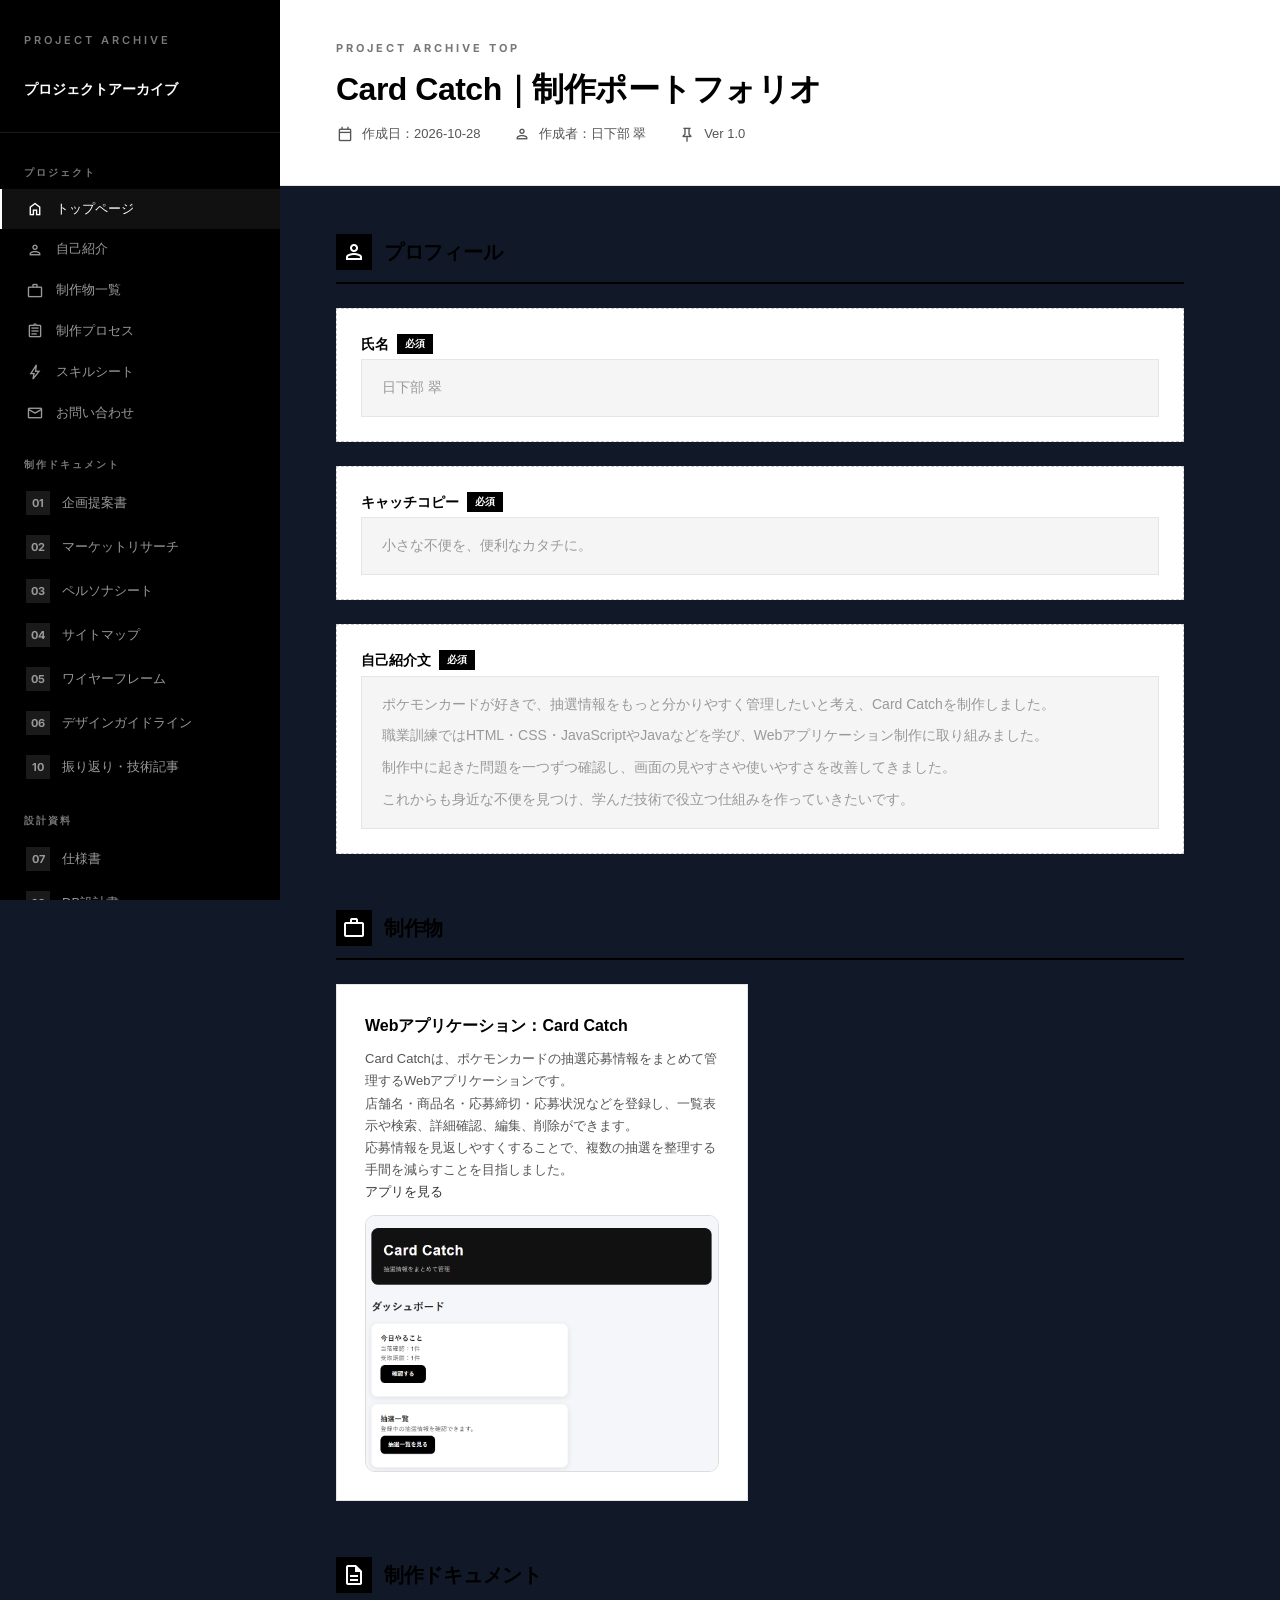
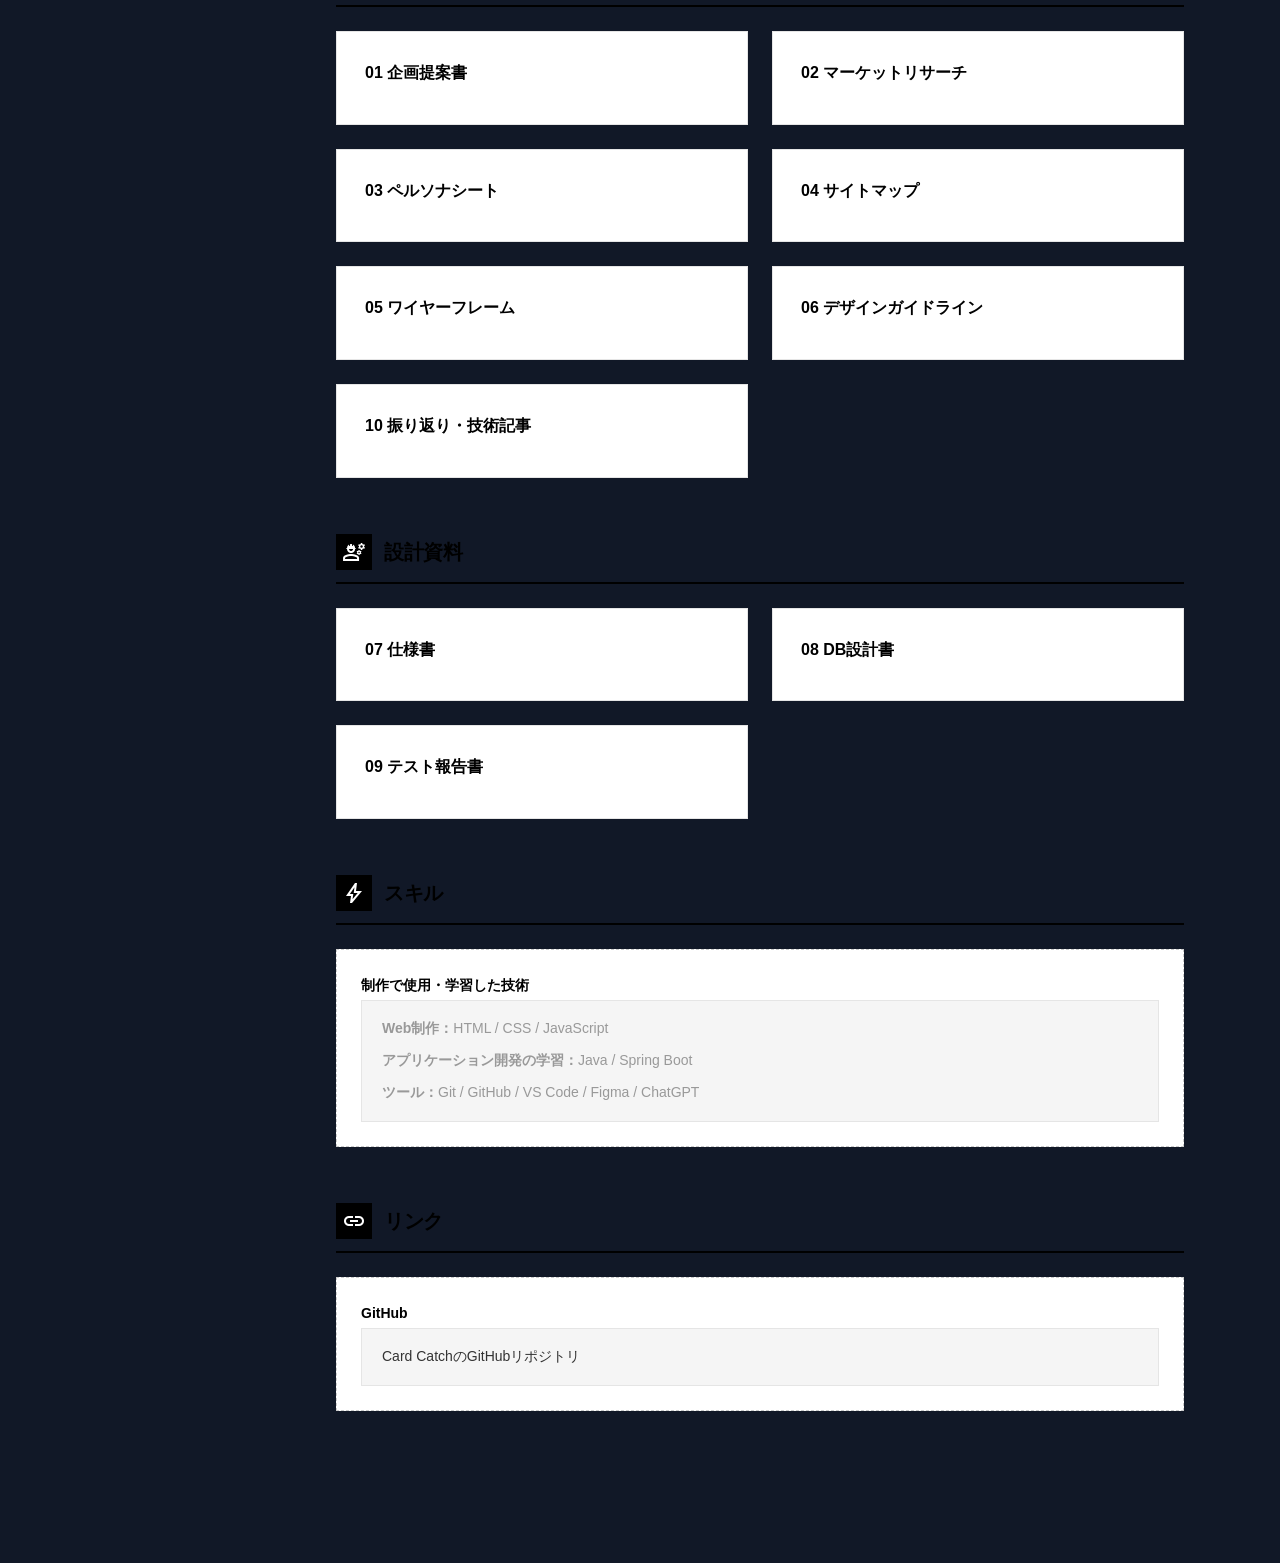
<file: index.html>
<!DOCTYPE html>
<html lang="ja">
<head>
  <meta charset="UTF-8">
  <meta name="viewport" content="width=device-width, initial-scale=1.0">
  <title>Card Catch｜制作ポートフォリオ</title>
  <link rel="stylesheet" href="https://fonts.googleapis.com/css2?family=Material+Symbols+Outlined:opsz,wght,FILL,GRAD@20..48,100..700,0..1,-50..200">
  <link rel="stylesheet" href="css/style.css">
</head>
<body>
  <button class="hamburger" aria-label="メニュー">
    <span></span><span></span><span></span>
  </button>
  <div class="page-wrapper">
    <aside class="sidebar" data-nav-level="root"></aside>
    <main class="main-content">
      <header class="doc-header">
        <div class="doc-category">PROJECT ARCHIVE TOP</div>
        <h1 class="doc-title">Card Catch｜制作ポートフォリオ</h1>
        <div class="doc-meta">
          <span><span class="material-symbols-outlined icon-sm">calendar_today</span> 作成日：2026-10-28</span>
          <span><span class="material-symbols-outlined icon-sm">person</span> 作成者：日下部 翠</span>
          <span><span class="material-symbols-outlined icon-sm">push_pin</span> Ver 1.0</span>
        </div>
      </header>
      <div class="doc-body">
        <section class="section">
          <h2 class="section-title"><span class="section-icon"><span class="material-symbols-outlined">person</span></span> プロフィール</h2>
          <div class="fill-block">
            <div class="fill-label">氏名 <span class="required">必須</span></div>
            <div class="fill-content"><p>日下部 翠</p></div>
          </div>
          <div class="fill-block">
            <div class="fill-label">キャッチコピー <span class="required">必須</span></div>
            <div class="fill-content"><p>小さな不便を、便利なカタチに。</p></div>
          </div>
          <div class="fill-block">
            <div class="fill-label">自己紹介文 <span class="required">必須</span></div>
            <div class="fill-content">
              <p>ポケモンカードが好きで、抽選情報をもっと分かりやすく管理したいと考え、Card Catchを制作しました。</p>
              <p>職業訓練ではHTML・CSS・JavaScriptやJavaなどを学び、Webアプリケーション制作に取り組みました。</p>
              <p>制作中に起きた問題を一つずつ確認し、画面の見やすさや使いやすさを改善してきました。</p>
              <p>これからも身近な不便を見つけ、学んだ技術で役立つ仕組みを作っていきたいです。</p>
            </div>
          </div>
        </section>
        <section class="section">
          <h2 class="section-title"><span class="section-icon"><span class="material-symbols-outlined">work</span></span> 制作物</h2>
          <div class="card-grid">
            <div class="card">
              <div class="card-title">Webアプリケーション：Card Catch</div>
              <div class="card-text">
                <p>Card Catchは、ポケモンカードの抽選応募情報をまとめて管理するWebアプリケーションです。</p>
                <p>店舗名・商品名・応募締切・応募状況などを登録し、一覧表示や検索、詳細確認、編集、削除ができます。</p>
                <p>応募情報を見返しやすくすることで、複数の抽選を整理する手間を減らすことを目指しました。</p>
                <p><a href="app/dashboard.html">アプリを見る</a></p>
                <a href="app/dashboard.html" aria-label="Card Catchのダッシュボードを開く">
                  <img src="images/card-catch-dashboard.png" alt="Card Catchのダッシュボード画面" style="display:block;width:100%;max-width:760px;height:auto;margin-top:12px;border-radius:10px;border:1px solid #ddd;" onerror="this.style.display='none'">
                </a>
              </div>
            </div>
          </div>
        </section>
        <section class="section">
          <h2 class="section-title"><span class="section-icon"><span class="material-symbols-outlined">description</span></span> 制作ドキュメント</h2>
          <div class="card-grid">
            <div class="card"><a href="./docs/01-proposal.html"><div class="card-title">01 企画提案書</div></a></div>
            <div class="card"><a href="./docs/02-market-research.html"><div class="card-title">02 マーケットリサーチ</div></a></div>
            <div class="card"><a href="./docs/03-persona.html"><div class="card-title">03 ペルソナシート</div></a></div>
            <div class="card"><a href="./docs/04-sitemap.html"><div class="card-title">04 サイトマップ</div></a></div>
            <div class="card"><a href="./docs/05-wireframe.html"><div class="card-title">05 ワイヤーフレーム</div></a></div>
            <div class="card"><a href="./docs/06-design-guide.html"><div class="card-title">06 デザインガイドライン</div></a></div>
            <div class="card"><a href="./docs/10-retrospective.html"><div class="card-title">10 振り返り・技術記事</div></a></div>
          </div>
        </section>
        <section class="section">
          <h2 class="section-title"><span class="section-icon"><span class="material-symbols-outlined">engineering</span></span> 設計資料</h2>
          <div class="card-grid">
            <div class="card"><a href="./docs/07-specification.html"><div class="card-title">07 仕様書</div></a></div>
            <div class="card"><a href="./docs/08-db-design.html"><div class="card-title">08 DB設計書</div></a></div>
            <div class="card"><a href="./docs/09-test-report.html"><div class="card-title">09 テスト報告書</div></a></div>
          </div>
        </section>
        <section class="section">
          <h2 class="section-title"><span class="section-icon"><span class="material-symbols-outlined">bolt</span></span> スキル</h2>
          <div class="fill-block">
            <div class="fill-label">制作で使用・学習した技術</div>
            <div class="fill-content">
              <p><strong>Web制作：</strong>HTML / CSS / JavaScript</p>
              <p><strong>アプリケーション開発の学習：</strong>Java / Spring Boot</p>
              <p><strong>ツール：</strong>Git / GitHub / VS Code / Figma / ChatGPT</p>
            </div>
          </div>
        </section>
        <section class="section">
          <h2 class="section-title"><span class="section-icon"><span class="material-symbols-outlined">link</span></span> リンク</h2>
          <div class="fill-block">
            <div class="fill-label">GitHub</div>
            <div class="fill-content"><p><a href="https://github.com/kuroanausagi/card-catch">Card CatchのGitHubリポジトリ</a></p></div>
          </div>
        </section>
      </div>
    </main>
  </div>
  <script src="js/main.js"></script>
</body>
</html>
</file>
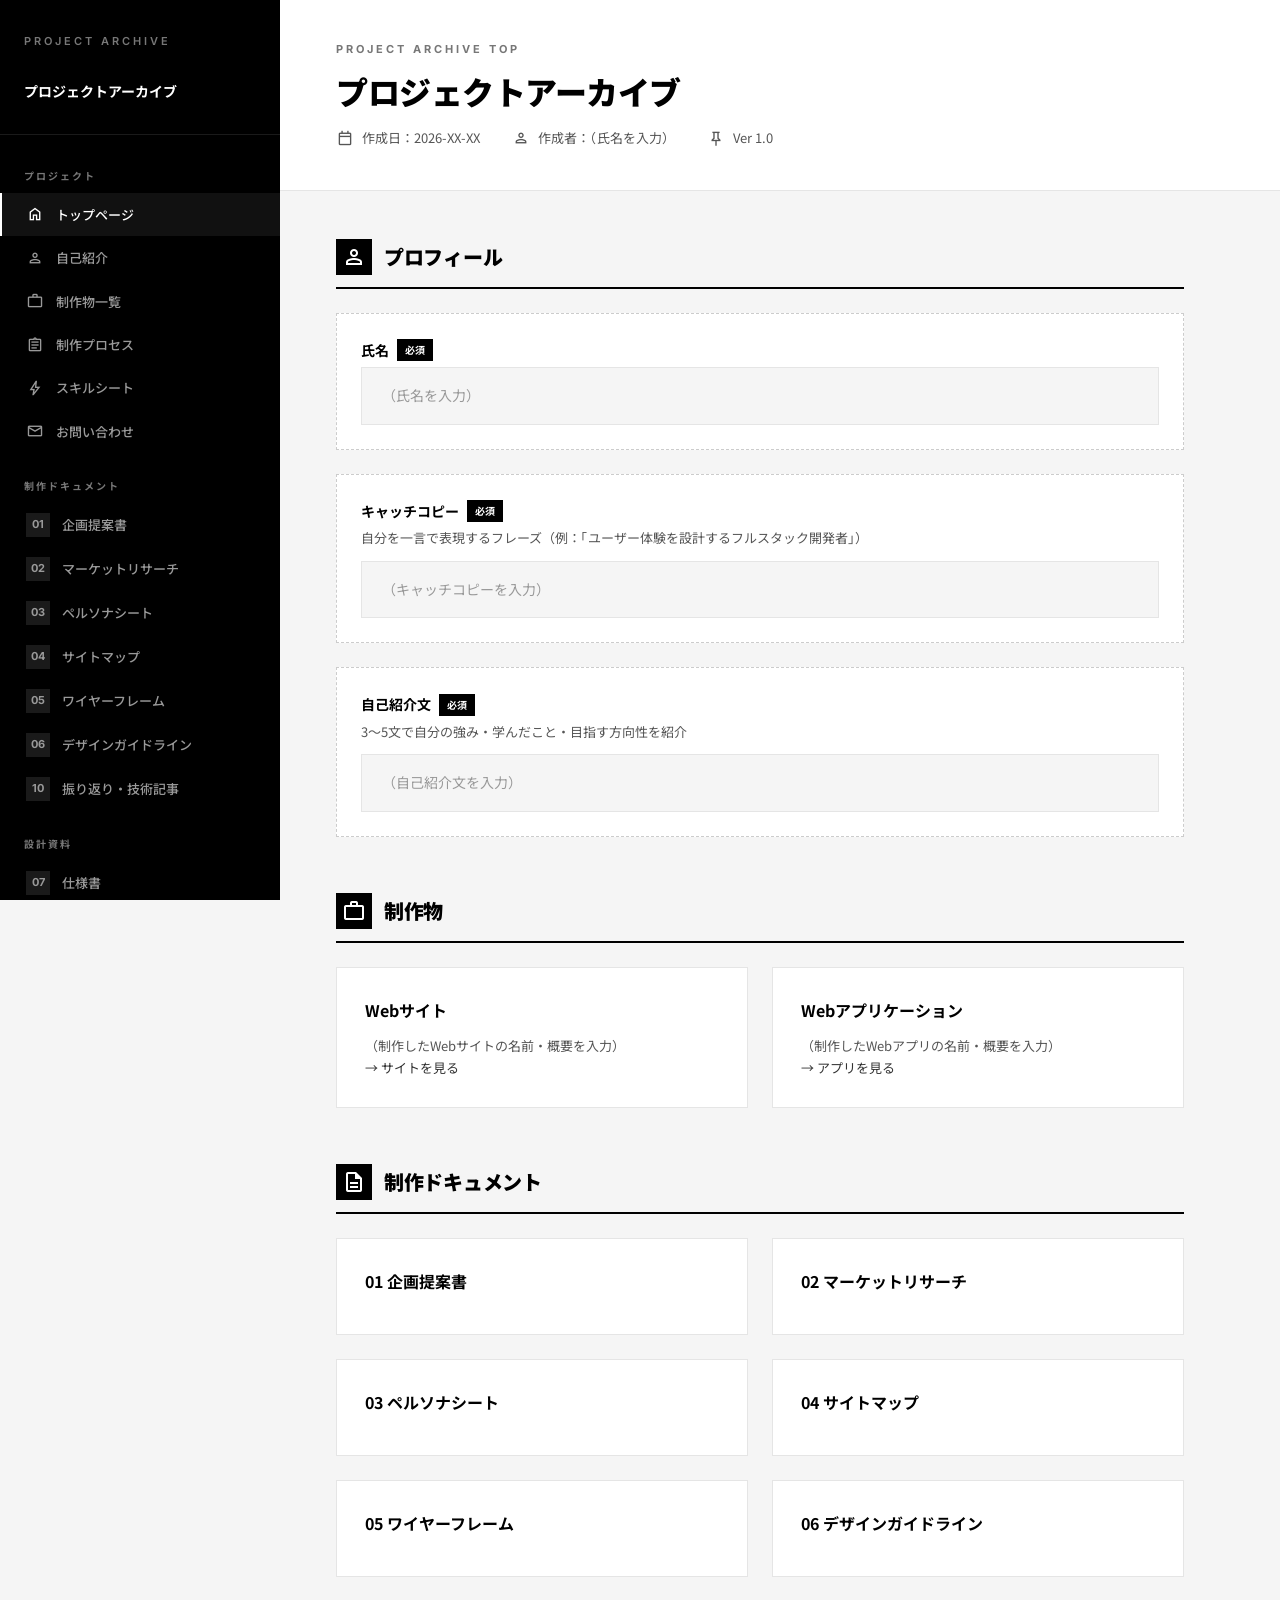
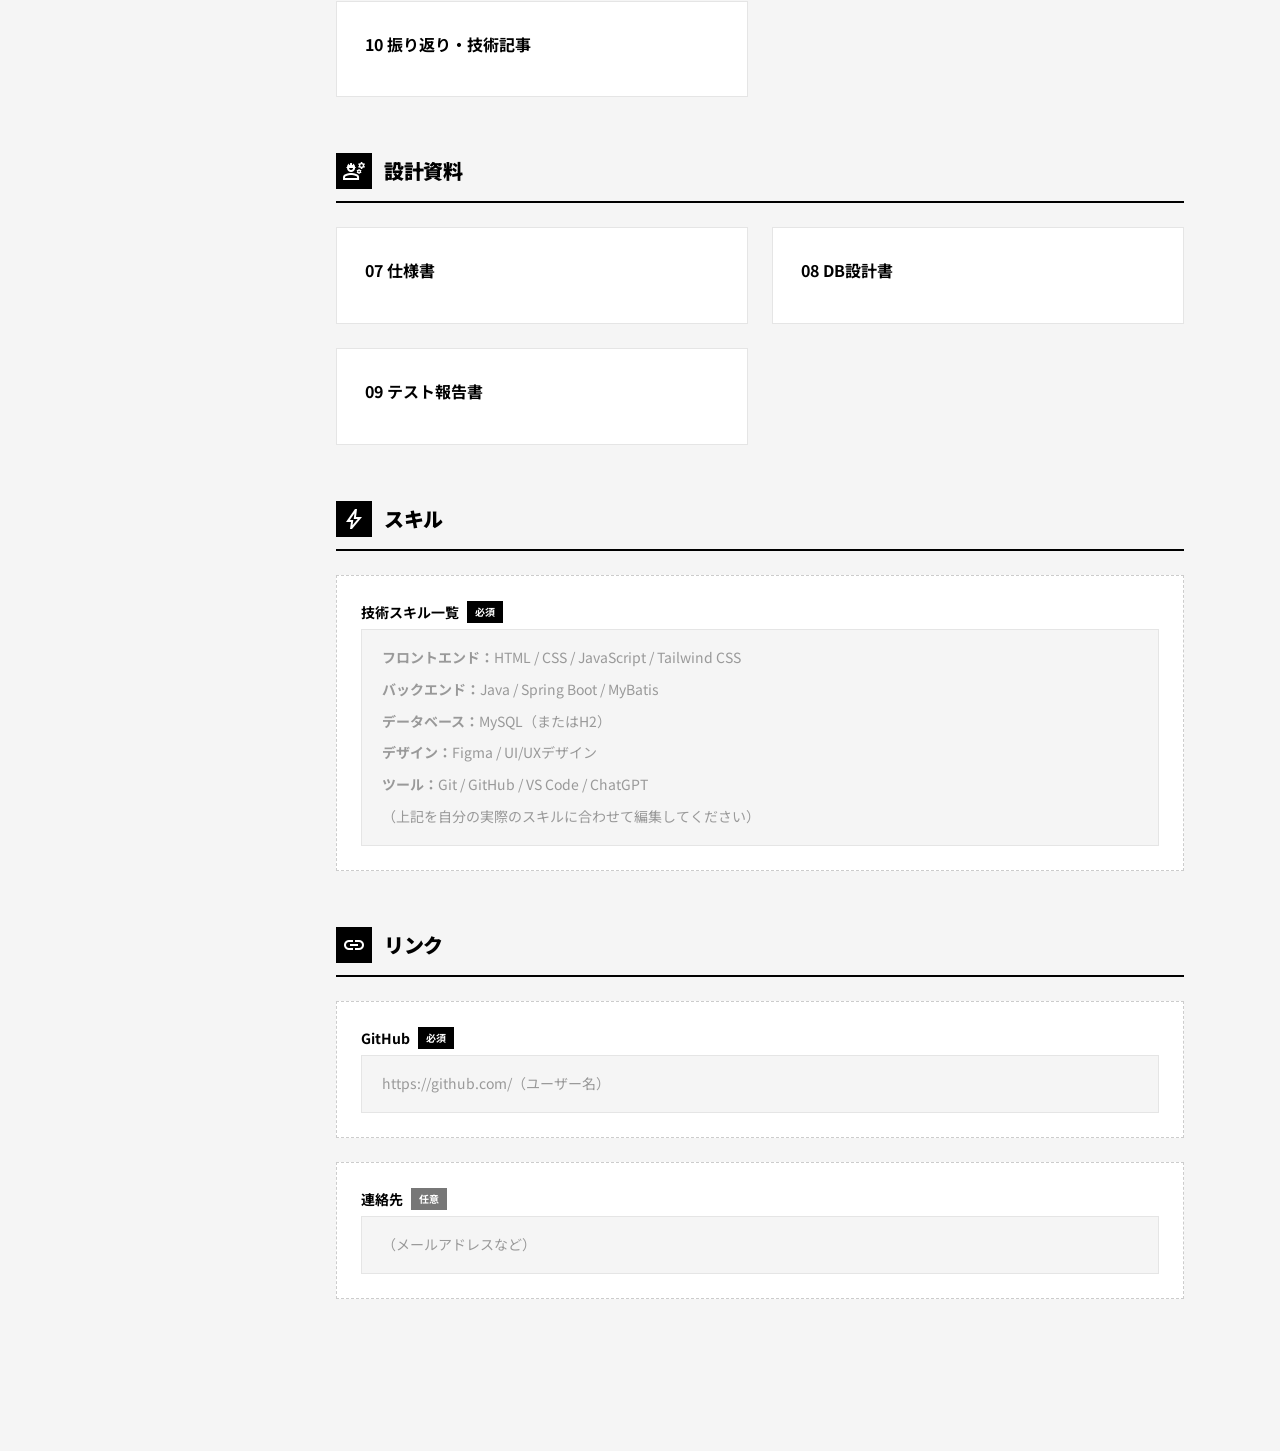
<file: portfolio-templates/index.html>
<!DOCTYPE html>
<html lang="ja">

<head>
  <meta charset="UTF-8">
  <meta name="viewport" content="width=device-width, initial-scale=1.0">
  <title>プロジェクトアーカイブ - プロジェクトアーカイブ</title>
  <link rel="stylesheet"
    href="https://fonts.googleapis.com/css2?family=Material+Symbols+Outlined:opsz,wght,FILL,GRAD@20..48,100..700,0..1,-50..200">
  <link rel="stylesheet" href="css/style.css">
</head>

<body>
  <button class="hamburger" aria-label="メニュー">
    <span></span><span></span><span></span>
  </button>

  <div class="page-wrapper">
    <aside class="sidebar" data-nav-level="root"></aside>

    <main class="main-content">
      <header class="doc-header">
        <div class="doc-category">PROJECT ARCHIVE TOP</div>
        <h1 class="doc-title">プロジェクトアーカイブ</h1>
        <div class="doc-meta">
          <span><span class="material-symbols-outlined icon-sm">calendar_today</span> 作成日：2026-XX-XX</span>
          <span><span class="material-symbols-outlined icon-sm">person</span> 作成者：（氏名を入力）</span>
          <span><span class="material-symbols-outlined icon-sm">push_pin</span> Ver 1.0</span>
        </div>
      </header>

      <div class="doc-body">

        <section class="section">
          <h2 class="section-title"><span class="section-icon"><span
                class="material-symbols-outlined">person</span></span> プロフィール</h2>

          <div class="fill-block">
            <div class="fill-label">氏名 <span class="required">必須</span></div>
            <div class="fill-content">
              <p>（氏名を入力）</p>
            </div>
          </div>

          <div class="fill-block">
            <div class="fill-label">キャッチコピー <span class="required">必須</span></div>
            <div class="fill-hint">自分を一言で表現するフレーズ（例：「ユーザー体験を設計するフルスタック開発者」）</div>
            <div class="fill-content">
              <p>（キャッチコピーを入力）</p>
            </div>
          </div>

          <div class="fill-block">
            <div class="fill-label">自己紹介文 <span class="required">必須</span></div>
            <div class="fill-hint">3〜5文で自分の強み・学んだこと・目指す方向性を紹介</div>
            <div class="fill-content">
              <p>（自己紹介文を入力）</p>
            </div>
          </div>
        </section>

        <section class="section">
          <h2 class="section-title"><span class="section-icon"><span
                class="material-symbols-outlined">work</span></span> 制作物</h2>

          <div class="card-grid">
            <div class="card">
              <div class="card-title">Webサイト</div>
              <div class="card-text">
                （制作したWebサイトの名前・概要を入力）<br>
                <a href="#">→ サイトを見る</a>
              </div>
            </div>
            <div class="card">
              <div class="card-title">Webアプリケーション</div>
              <div class="card-text">
                （制作したWebアプリの名前・概要を入力）<br>
                <a href="#">→ アプリを見る</a>
              </div>
            </div>
          </div>
        </section>

        <section class="section">
          <h2 class="section-title"><span class="section-icon"><span
                class="material-symbols-outlined">description</span></span> 制作ドキュメント</h2>
          <div class="card-grid">
            <div class="card"><a href="./docs/01-proposal.html">
                <div class="card-title">01 企画提案書</div>
              </a></div>
            <div class="card"><a href="./docs/02-market-research.html">
                <div class="card-title">02 マーケットリサーチ</div>
              </a></div>
            <div class="card"><a href="./docs/03-persona.html">
                <div class="card-title">03 ペルソナシート</div>
              </a></div>
            <div class="card"><a href="./docs/04-sitemap.html">
                <div class="card-title">04 サイトマップ</div>
              </a></div>
            <div class="card"><a href="./docs/05-wireframe.html">
                <div class="card-title">05 ワイヤーフレーム</div>
              </a></div>
            <div class="card"><a href="./docs/06-design-guide.html">
                <div class="card-title">06 デザインガイドライン</div>
              </a></div>
            <div class="card"><a href="./docs/10-retrospective.html">
                <div class="card-title">10 振り返り・技術記事</div>
              </a></div>
          </div>
        </section>

        <section class="section">
          <h2 class="section-title"><span class="section-icon"><span
                class="material-symbols-outlined">engineering</span></span> 設計資料</h2>
          <div class="card-grid">
            <div class="card"><a href="./docs/07-specification.html">
                <div class="card-title">07 仕様書</div>
              </a></div>
            <div class="card"><a href="./docs/08-db-design.html">
                <div class="card-title">08 DB設計書</div>
              </a></div>
            <div class="card"><a href="./docs/09-test-report.html">
                <div class="card-title">09 テスト報告書</div>
              </a></div>
          </div>
        </section>

        <section class="section">
          <h2 class="section-title"><span class="section-icon"><span
                class="material-symbols-outlined">bolt</span></span> スキル</h2>

          <div class="fill-block">
            <div class="fill-label">技術スキル一覧 <span class="required">必須</span></div>
            <div class="fill-content">
              <p><strong>フロントエンド：</strong>HTML / CSS / JavaScript / Tailwind CSS</p>
              <p><strong>バックエンド：</strong>Java / Spring Boot / MyBatis</p>
              <p><strong>データベース：</strong>MySQL（またはH2）</p>
              <p><strong>デザイン：</strong>Figma / UI/UXデザイン</p>
              <p><strong>ツール：</strong>Git / GitHub / VS Code / ChatGPT</p>
              <p>（上記を自分の実際のスキルに合わせて編集してください）</p>
            </div>
          </div>
        </section>

        <section class="section">
          <h2 class="section-title"><span class="section-icon"><span
                class="material-symbols-outlined">link</span></span> リンク</h2>

          <div class="fill-block">
            <div class="fill-label">GitHub <span class="required">必須</span></div>
            <div class="fill-content">
              <p>https://github.com/（ユーザー名）</p>
            </div>
          </div>

          <div class="fill-block">
            <div class="fill-label">連絡先 <span class="optional">任意</span></div>
            <div class="fill-content">
              <p>（メールアドレスなど）</p>
            </div>
          </div>
        </section>

      </div>
    </main>
  </div>

  <script src="js/main.js"></script>
</body>

</html>
</file>
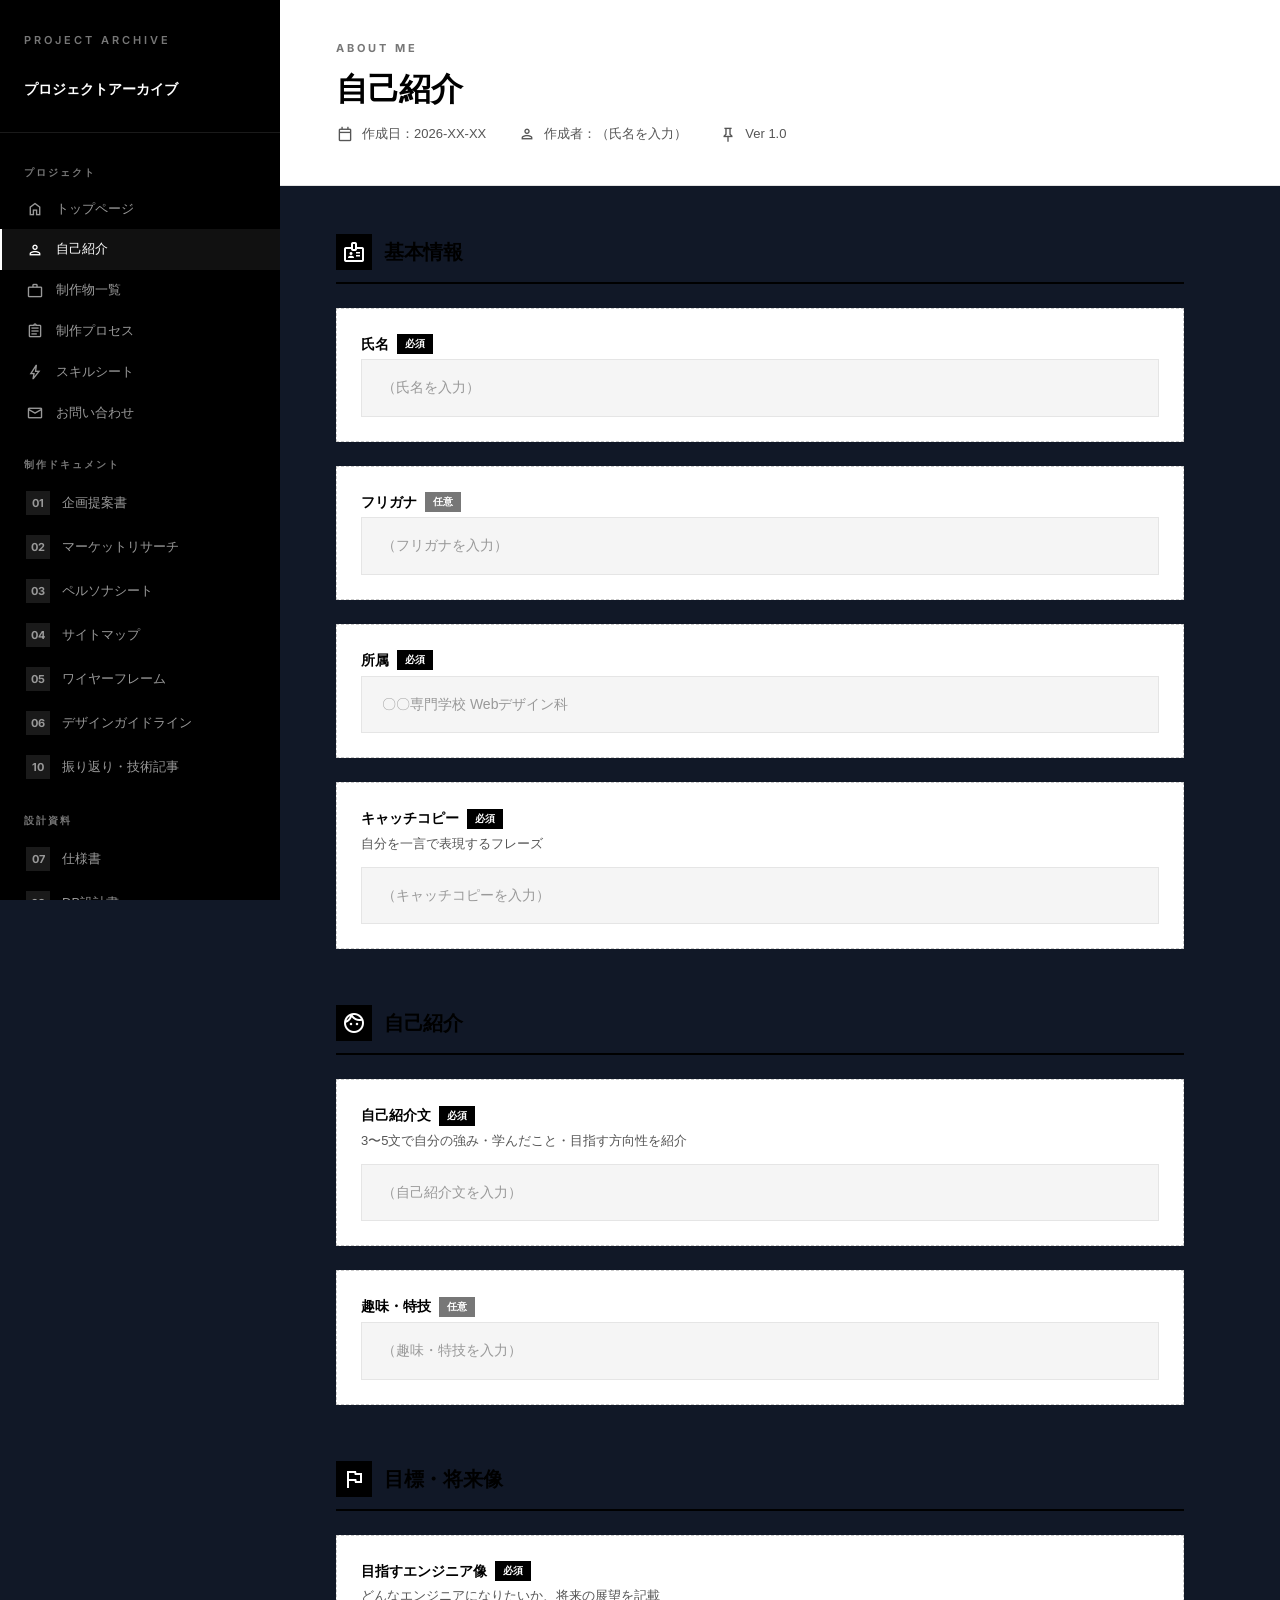
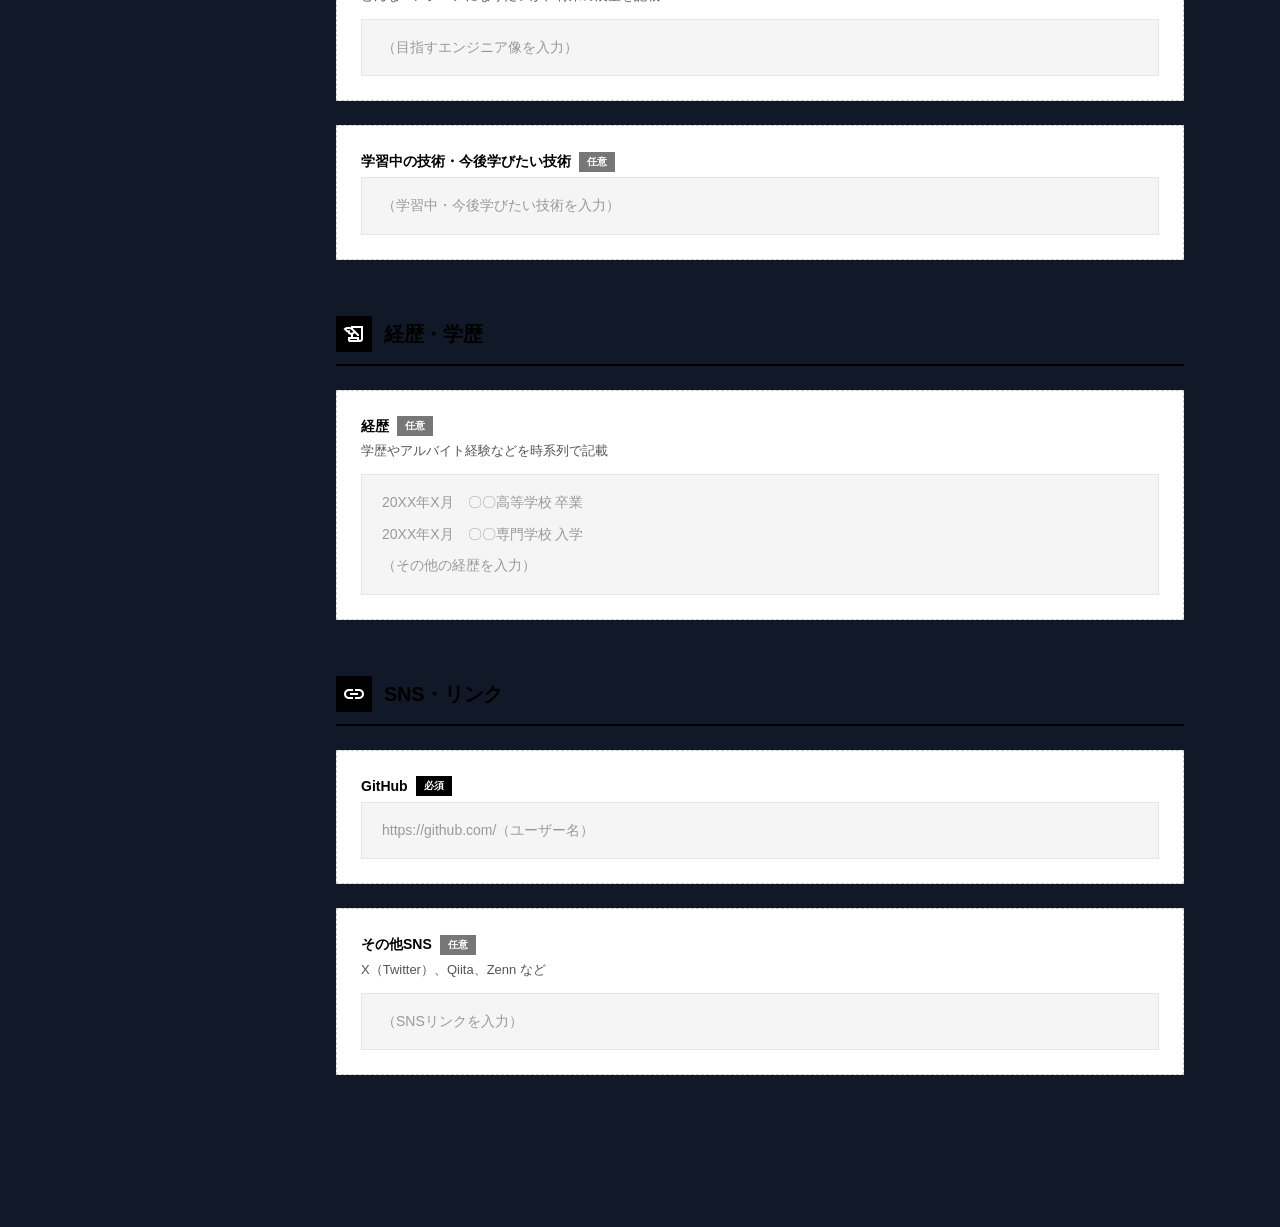
<file: about.html>
<!DOCTYPE html>
<html lang="ja">
<head>
  <meta charset="UTF-8">
  <meta name="viewport" content="width=device-width, initial-scale=1.0">
  <title>自己紹介 -  プロジェクトアーカイブ</title>
  <link rel="stylesheet" href="https://fonts.googleapis.com/css2?family=Material+Symbols+Outlined:opsz,wght,FILL,GRAD@20..48,100..700,0..1,-50..200">
  <link rel="stylesheet" href="css/style.css">
</head>
<body>
  <button class="hamburger" aria-label="メニュー">
    <span></span><span></span><span></span>
  </button>

  <div class="page-wrapper">
  <aside class="sidebar" data-nav-level="root"></aside>

    <main class="main-content">
      <header class="doc-header">
        <div class="doc-category">ABOUT ME</div>
        <h1 class="doc-title">自己紹介</h1>
        <div class="doc-meta">
          <span><span class="material-symbols-outlined icon-sm">calendar_today</span> 作成日：2026-XX-XX</span>
          <span><span class="material-symbols-outlined icon-sm">person</span> 作成者：（氏名を入力）</span>
          <span><span class="material-symbols-outlined icon-sm">push_pin</span> Ver 1.0</span>
        </div>
      </header>

      <div class="doc-body">

        <section class="section">
          <h2 class="section-title"><span class="section-icon"><span class="material-symbols-outlined">badge</span></span> 基本情報</h2>

          <div class="fill-block">
            <div class="fill-label">氏名 <span class="required">必須</span></div>
            <div class="fill-content"><p>（氏名を入力）</p></div>
          </div>

          <div class="fill-block">
            <div class="fill-label">フリガナ <span class="optional">任意</span></div>
            <div class="fill-content"><p>（フリガナを入力）</p></div>
          </div>

          <div class="fill-block">
            <div class="fill-label">所属 <span class="required">必須</span></div>
            <div class="fill-content"><p>〇〇専門学校 Webデザイン科</p></div>
          </div>

          <div class="fill-block">
            <div class="fill-label">キャッチコピー <span class="required">必須</span></div>
            <div class="fill-hint">自分を一言で表現するフレーズ</div>
            <div class="fill-content"><p>（キャッチコピーを入力）</p></div>
          </div>
        </section>

        <section class="section">
          <h2 class="section-title"><span class="section-icon"><span class="material-symbols-outlined">face</span></span> 自己紹介</h2>

          <div class="fill-block">
            <div class="fill-label">自己紹介文 <span class="required">必須</span></div>
            <div class="fill-hint">3〜5文で自分の強み・学んだこと・目指す方向性を紹介</div>
            <div class="fill-content"><p>（自己紹介文を入力）</p></div>
          </div>

          <div class="fill-block">
            <div class="fill-label">趣味・特技 <span class="optional">任意</span></div>
            <div class="fill-content"><p>（趣味・特技を入力）</p></div>
          </div>
        </section>

        <section class="section">
          <h2 class="section-title"><span class="section-icon"><span class="material-symbols-outlined">flag</span></span> 目標・将来像</h2>

          <div class="fill-block">
            <div class="fill-label">目指すエンジニア像 <span class="required">必須</span></div>
            <div class="fill-hint">どんなエンジニアになりたいか、将来の展望を記載</div>
            <div class="fill-content"><p>（目指すエンジニア像を入力）</p></div>
          </div>

          <div class="fill-block">
            <div class="fill-label">学習中の技術・今後学びたい技術 <span class="optional">任意</span></div>
            <div class="fill-content"><p>（学習中・今後学びたい技術を入力）</p></div>
          </div>
        </section>

        <section class="section">
          <h2 class="section-title"><span class="section-icon"><span class="material-symbols-outlined">history_edu</span></span> 経歴・学歴</h2>

          <div class="fill-block">
            <div class="fill-label">経歴 <span class="optional">任意</span></div>
            <div class="fill-hint">学歴やアルバイト経験などを時系列で記載</div>
            <div class="fill-content">
              <p>20XX年X月　〇〇高等学校 卒業</p>
              <p>20XX年X月　〇〇専門学校 入学</p>
              <p>（その他の経歴を入力）</p>
            </div>
          </div>
        </section>

        <section class="section">
          <h2 class="section-title"><span class="section-icon"><span class="material-symbols-outlined">link</span></span> SNS・リンク</h2>

          <div class="fill-block">
            <div class="fill-label">GitHub <span class="required">必須</span></div>
            <div class="fill-content"><p>https://github.com/（ユーザー名）</p></div>
          </div>

          <div class="fill-block">
            <div class="fill-label">その他SNS <span class="optional">任意</span></div>
            <div class="fill-hint">X（Twitter）、Qiita、Zenn など</div>
            <div class="fill-content"><p>（SNSリンクを入力）</p></div>
          </div>
        </section>

      </div>
    </main>
  </div>

  <script src="js/main.js"></script>
</body>
</html>
</file>
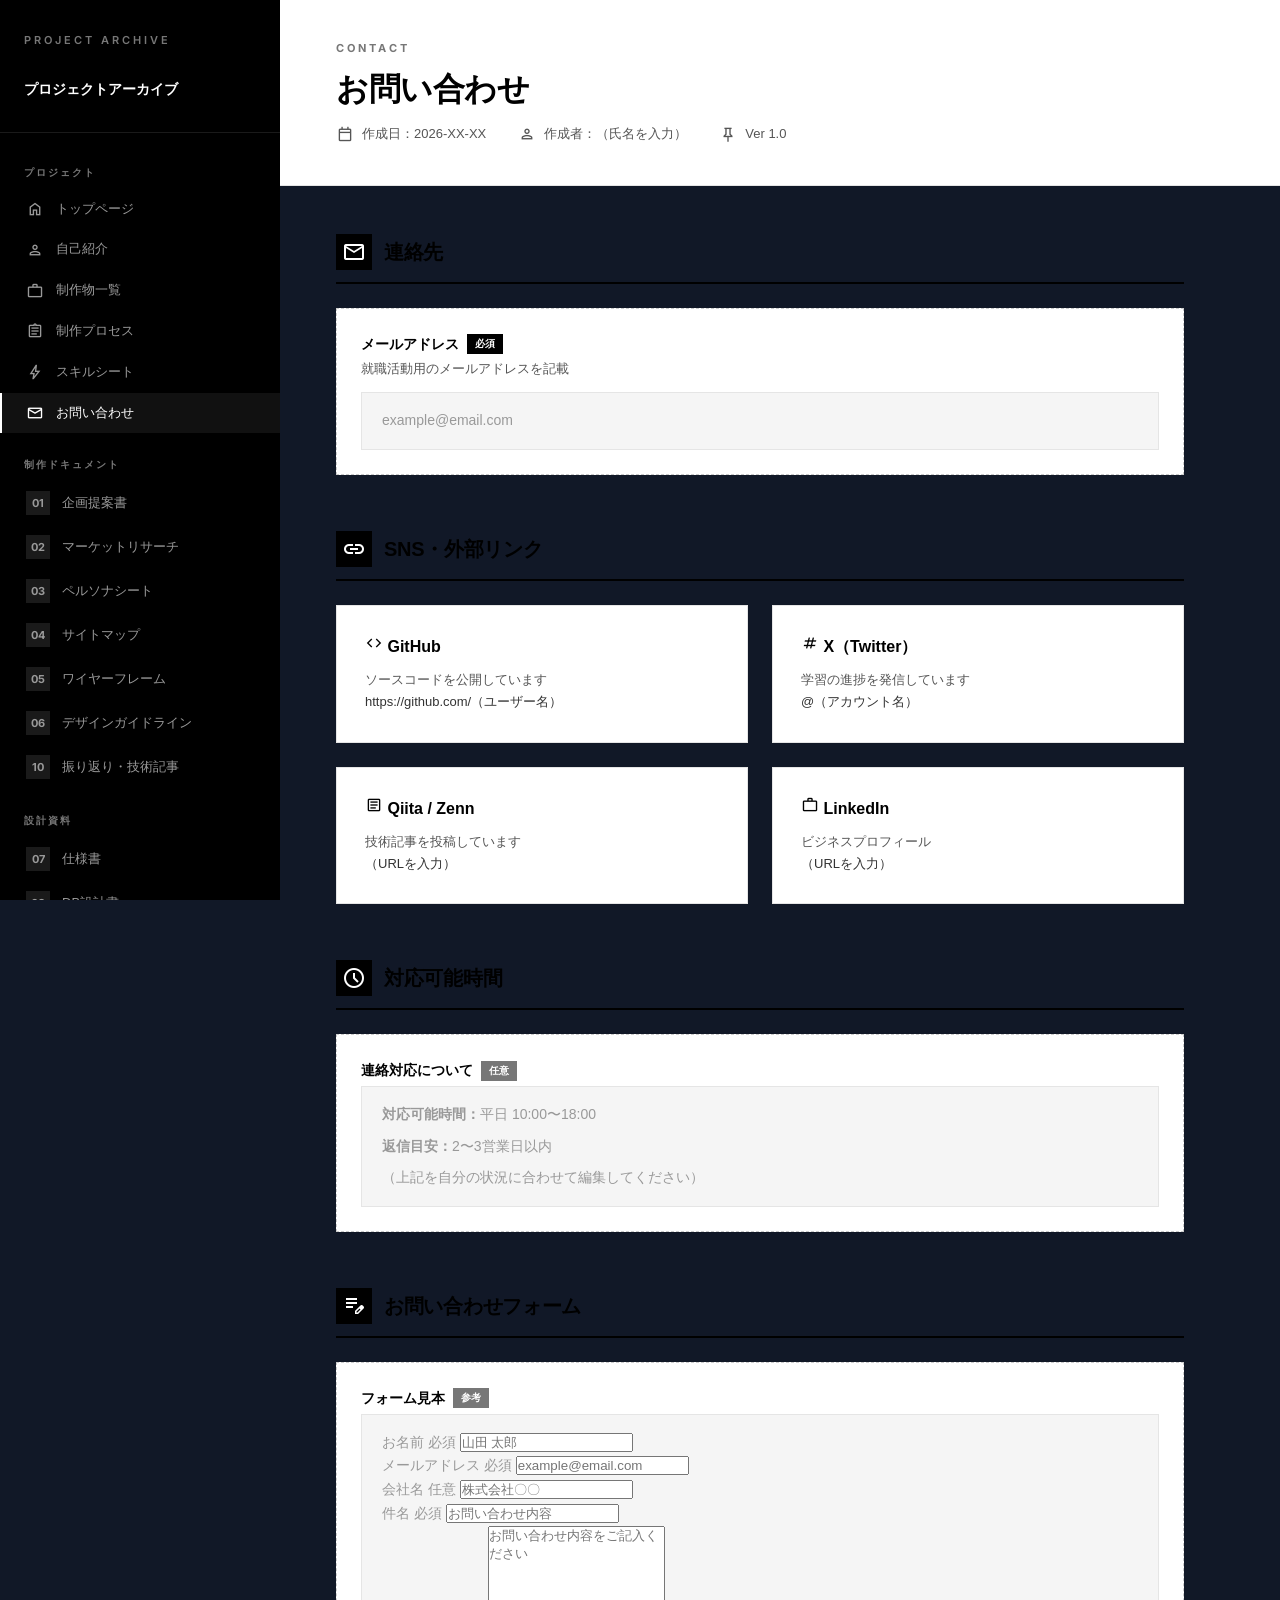
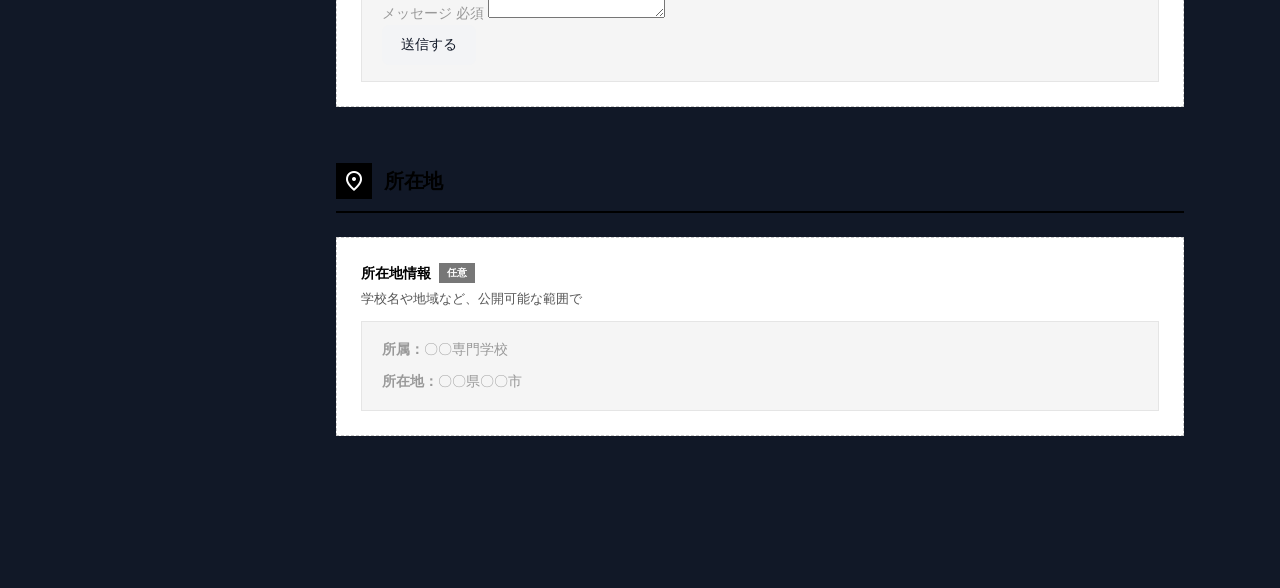
<file: contact.html>
<!DOCTYPE html>
<html lang="ja">
<head>
  <meta charset="UTF-8">
  <meta name="viewport" content="width=device-width, initial-scale=1.0">
  <title>お問い合わせ -  プロジェクトアーカイブ</title>
  <link rel="stylesheet" href="https://fonts.googleapis.com/css2?family=Material+Symbols+Outlined:opsz,wght,FILL,GRAD@20..48,100..700,0..1,-50..200">
  <link rel="stylesheet" href="css/style.css">
</head>
<body>
  <button class="hamburger" aria-label="メニュー">
    <span></span><span></span><span></span>
  </button>

  <div class="page-wrapper">
  <aside class="sidebar" data-nav-level="root"></aside>

    <main class="main-content">
      <header class="doc-header">
        <div class="doc-category">CONTACT</div>
        <h1 class="doc-title">お問い合わせ</h1>
        <div class="doc-meta">
          <span><span class="material-symbols-outlined icon-sm">calendar_today</span> 作成日：2026-XX-XX</span>
          <span><span class="material-symbols-outlined icon-sm">person</span> 作成者：（氏名を入力）</span>
          <span><span class="material-symbols-outlined icon-sm">push_pin</span> Ver 1.0</span>
        </div>
      </header>

      <div class="doc-body">


        <section class="section">
          <h2 class="section-title"><span class="section-icon"><span class="material-symbols-outlined">mail</span></span> 連絡先</h2>

          <div class="fill-block">
            <div class="fill-label">メールアドレス <span class="required">必須</span></div>
            <div class="fill-hint">就職活動用のメールアドレスを記載</div>
            <div class="fill-content"><p>example@email.com</p></div>
          </div>

        </section>

        <section class="section">
          <h2 class="section-title"><span class="section-icon"><span class="material-symbols-outlined">link</span></span> SNS・外部リンク</h2>

          <div class="card-grid">
            <div class="card">
              <div class="card-title"><span class="material-symbols-outlined icon-sm">code</span> GitHub</div>
              <div class="card-text">
                <p>ソースコードを公開しています</p>
                <p><a href="https://github.com/" target="_blank">https://github.com/（ユーザー名）</a></p>
              </div>
            </div>
            <div class="card">
              <div class="card-title"><span class="material-symbols-outlined icon-sm">tag</span> X（Twitter）</div>
              <div class="card-text">
                <p>学習の進捗を発信しています</p>
                <p><a href="https://x.com/" target="_blank">@（アカウント名）</a></p>
              </div>
            </div>
            <div class="card">
              <div class="card-title"><span class="material-symbols-outlined icon-sm">article</span> Qiita / Zenn</div>
              <div class="card-text">
                <p>技術記事を投稿しています</p>
                <p><a href="#" target="_blank">（URLを入力）</a></p>
              </div>
            </div>
            <div class="card">
              <div class="card-title"><span class="material-symbols-outlined icon-sm">work</span> LinkedIn</div>
              <div class="card-text">
                <p>ビジネスプロフィール</p>
                <p><a href="#" target="_blank">（URLを入力）</a></p>
              </div>
            </div>
          </div>
        </section>

        <section class="section">
          <h2 class="section-title"><span class="section-icon"><span class="material-symbols-outlined">schedule</span></span> 対応可能時間</h2>

          <div class="fill-block">
            <div class="fill-label">連絡対応について <span class="optional">任意</span></div>
            <div class="fill-content">
              <p><strong>対応可能時間：</strong>平日 10:00〜18:00</p>
              <p><strong>返信目安：</strong>2〜3営業日以内</p>
              <p>（上記を自分の状況に合わせて編集してください）</p>
            </div>
          </div>
        </section>

        <section class="section">
          <h2 class="section-title"><span class="section-icon"><span class="material-symbols-outlined">edit_note</span></span> お問い合わせフォーム</h2>


          <div class="fill-block">
            <div class="fill-label">フォーム見本 <span class="optional">参考</span></div>
            <div class="fill-content">
              <form class="contact-form" onsubmit="return false;">
                <div class="form-group">
                  <label for="name">お名前 <span class="required">必須</span></label>
                  <input type="text" id="name" name="name" placeholder="山田 太郎" required>
                </div>
                <div class="form-group">
                  <label for="email">メールアドレス <span class="required">必須</span></label>
                  <input type="email" id="email" name="email" placeholder="example@email.com" required>
                </div>
                <div class="form-group">
                  <label for="company">会社名 <span class="optional">任意</span></label>
                  <input type="text" id="company" name="company" placeholder="株式会社〇〇">
                </div>
                <div class="form-group">
                  <label for="subject">件名 <span class="required">必須</span></label>
                  <input type="text" id="subject" name="subject" placeholder="お問い合わせ内容" required>
                </div>
                <div class="form-group">
                  <label for="message">メッセージ <span class="required">必須</span></label>
                  <textarea id="message" name="message" rows="6" placeholder="お問い合わせ内容をご記入ください" required></textarea>
                </div>
                <div class="form-actions">
                  <button type="submit" class="btn btn-primary">送信する</button>
                </div>
              </form>
            </div>
          </div>
        </section>

        <section class="section">
          <h2 class="section-title"><span class="section-icon"><span class="material-symbols-outlined">location_on</span></span> 所在地</h2>

          <div class="fill-block">
            <div class="fill-label">所在地情報 <span class="optional">任意</span></div>
            <div class="fill-hint">学校名や地域など、公開可能な範囲で</div>
            <div class="fill-content">
              <p><strong>所属：</strong>〇〇専門学校</p>
              <p><strong>所在地：</strong>〇〇県〇〇市</p>
            </div>
          </div>
        </section>

      </div>
    </main>
  </div>

  <script src="js/main.js"></script>
</body>
</html>
</file>
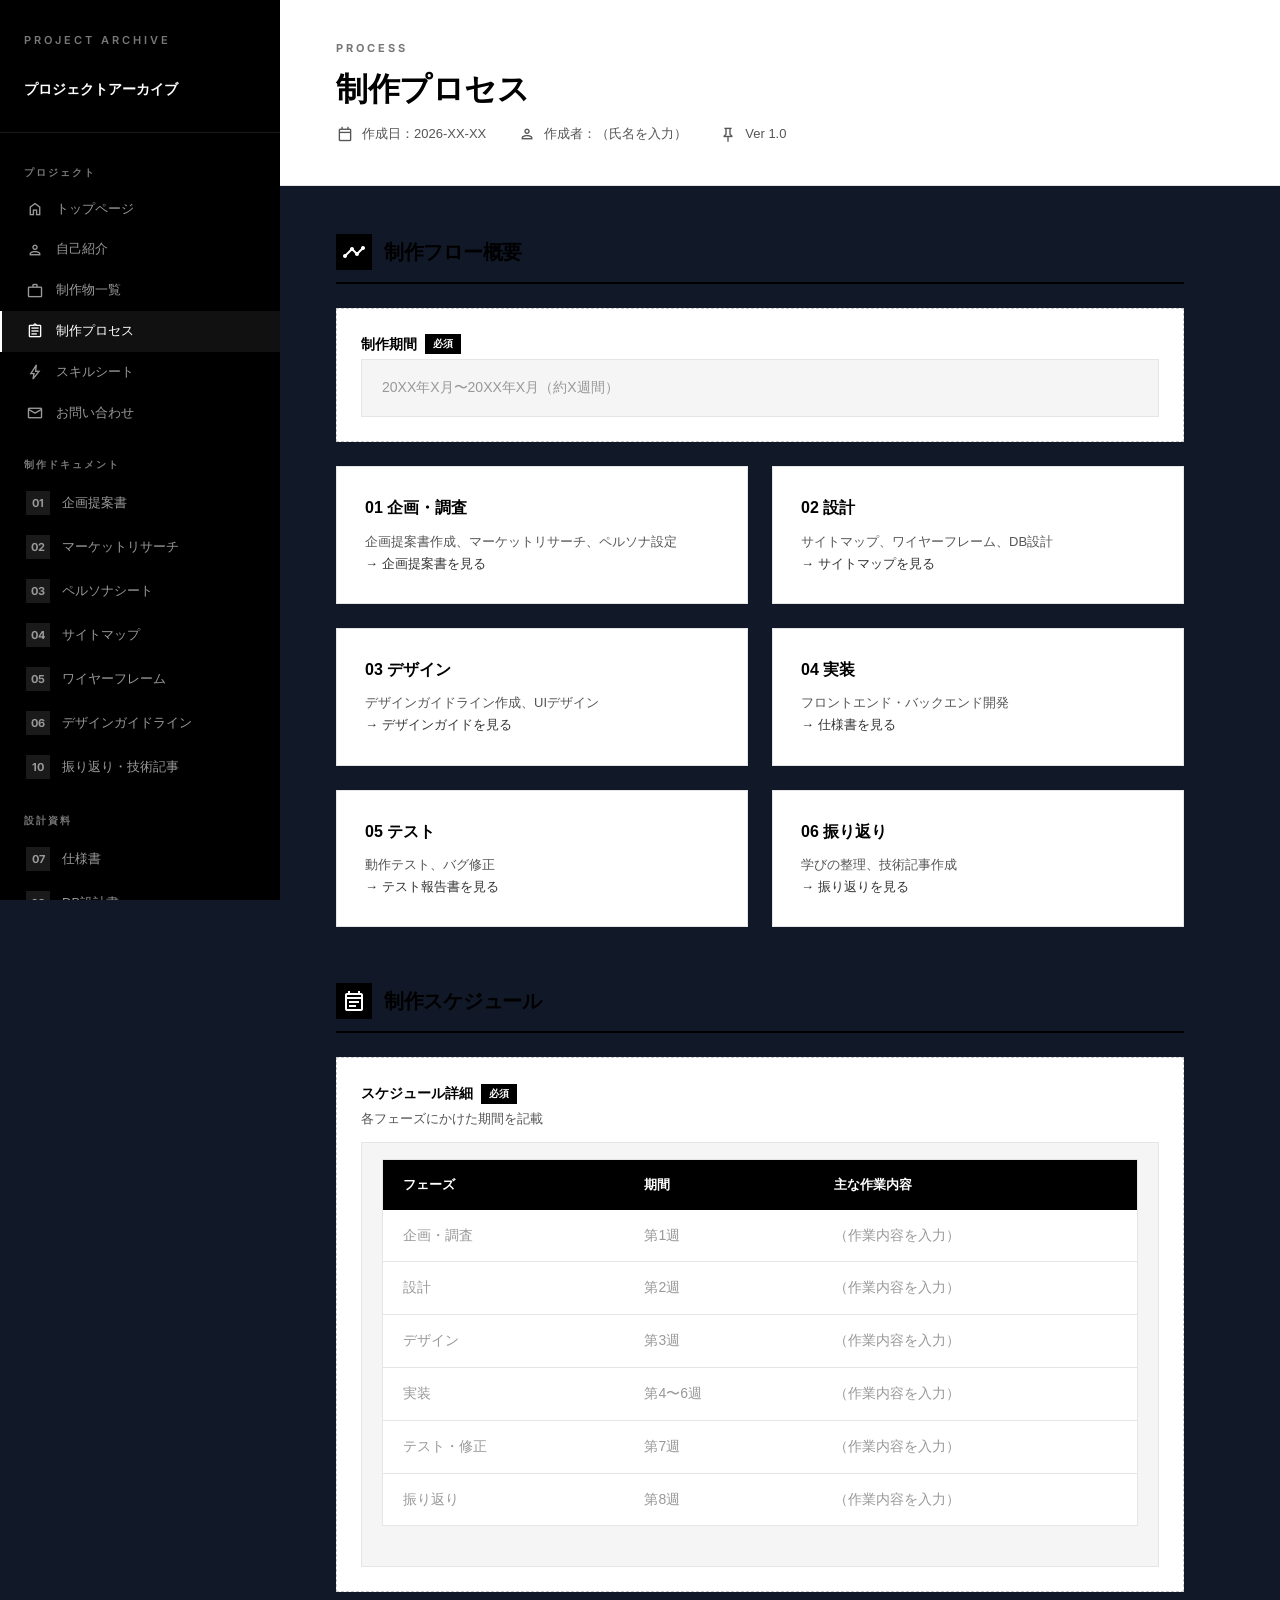
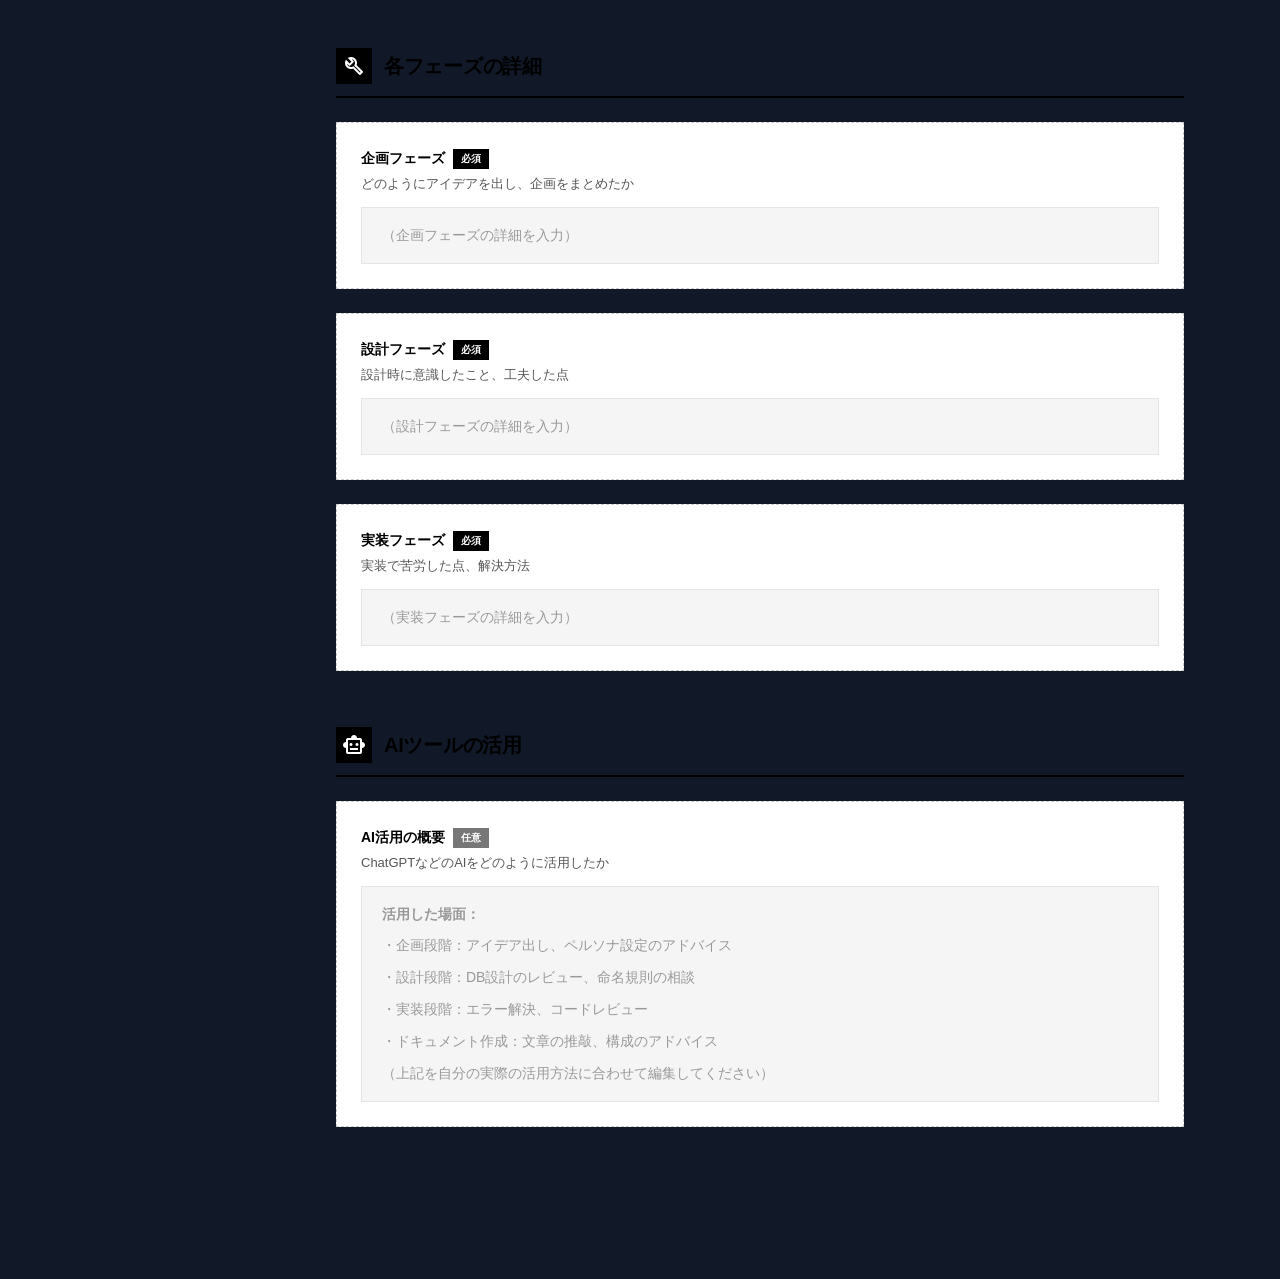
<file: process.html>
<!DOCTYPE html>
<html lang="ja">
<head>
  <meta charset="UTF-8">
  <meta name="viewport" content="width=device-width, initial-scale=1.0">
  <title>制作プロセス -  プロジェクトアーカイブ</title>
  <link rel="stylesheet" href="https://fonts.googleapis.com/css2?family=Material+Symbols+Outlined:opsz,wght,FILL,GRAD@20..48,100..700,0..1,-50..200">
  <link rel="stylesheet" href="css/style.css">
</head>
<body>
  <button class="hamburger" aria-label="メニュー">
    <span></span><span></span><span></span>
  </button>

  <div class="page-wrapper">
  <aside class="sidebar" data-nav-level="root"></aside>

    <main class="main-content">
      <header class="doc-header">
        <div class="doc-category">PROCESS</div>
        <h1 class="doc-title">制作プロセス</h1>
        <div class="doc-meta">
          <span><span class="material-symbols-outlined icon-sm">calendar_today</span> 作成日：2026-XX-XX</span>
          <span><span class="material-symbols-outlined icon-sm">person</span> 作成者：（氏名を入力）</span>
          <span><span class="material-symbols-outlined icon-sm">push_pin</span> Ver 1.0</span>
        </div>
      </header>

      <div class="doc-body">


        <section class="section">
          <h2 class="section-title"><span class="section-icon"><span class="material-symbols-outlined">timeline</span></span> 制作フロー概要</h2>

          <div class="fill-block">
            <div class="fill-label">制作期間 <span class="required">必須</span></div>
            <div class="fill-content"><p>20XX年X月〜20XX年X月（約X週間）</p></div>
          </div>

          <div class="card-grid">
            <div class="card">
              <div class="card-title">01 企画・調査</div>
              <div class="card-text">
                <p>企画提案書作成、マーケットリサーチ、ペルソナ設定</p>
                <p><a href="./docs/01-proposal.html">→ 企画提案書を見る</a></p>
              </div>
            </div>
            <div class="card">
              <div class="card-title">02 設計</div>
              <div class="card-text">
                <p>サイトマップ、ワイヤーフレーム、DB設計</p>
                <p><a href="./docs/04-sitemap.html">→ サイトマップを見る</a></p>
              </div>
            </div>
            <div class="card">
              <div class="card-title">03 デザイン</div>
              <div class="card-text">
                <p>デザインガイドライン作成、UIデザイン</p>
                <p><a href="./docs/06-design-guide.html">→ デザインガイドを見る</a></p>
              </div>
            </div>
            <div class="card">
              <div class="card-title">04 実装</div>
              <div class="card-text">
                <p>フロントエンド・バックエンド開発</p>
                <p><a href="./docs/07-specification.html">→ 仕様書を見る</a></p>
              </div>
            </div>
            <div class="card">
              <div class="card-title">05 テスト</div>
              <div class="card-text">
                <p>動作テスト、バグ修正</p>
                <p><a href="./docs/09-test-report.html">→ テスト報告書を見る</a></p>
              </div>
            </div>
            <div class="card">
              <div class="card-title">06 振り返り</div>
              <div class="card-text">
                <p>学びの整理、技術記事作成</p>
                <p><a href="./docs/10-retrospective.html">→ 振り返りを見る</a></p>
              </div>
            </div>
          </div>
        </section>

        <section class="section">
          <h2 class="section-title"><span class="section-icon"><span class="material-symbols-outlined">event_note</span></span> 制作スケジュール</h2>

          <div class="fill-block">
            <div class="fill-label">スケジュール詳細 <span class="required">必須</span></div>
            <div class="fill-hint">各フェーズにかけた期間を記載</div>
            <div class="fill-content">
              <table class="doc-table">
                <thead>
                  <tr>
                    <th>フェーズ</th>
                    <th>期間</th>
                    <th>主な作業内容</th>
                  </tr>
                </thead>
                <tbody>
                  <tr>
                    <td>企画・調査</td>
                    <td>第1週</td>
                    <td>（作業内容を入力）</td>
                  </tr>
                  <tr>
                    <td>設計</td>
                    <td>第2週</td>
                    <td>（作業内容を入力）</td>
                  </tr>
                  <tr>
                    <td>デザイン</td>
                    <td>第3週</td>
                    <td>（作業内容を入力）</td>
                  </tr>
                  <tr>
                    <td>実装</td>
                    <td>第4〜6週</td>
                    <td>（作業内容を入力）</td>
                  </tr>
                  <tr>
                    <td>テスト・修正</td>
                    <td>第7週</td>
                    <td>（作業内容を入力）</td>
                  </tr>
                  <tr>
                    <td>振り返り</td>
                    <td>第8週</td>
                    <td>（作業内容を入力）</td>
                  </tr>
                </tbody>
              </table>
            </div>
          </div>
        </section>

        <section class="section">
          <h2 class="section-title"><span class="section-icon"><span class="material-symbols-outlined">build</span></span> 各フェーズの詳細</h2>

          <div class="fill-block">
            <div class="fill-label">企画フェーズ <span class="required">必須</span></div>
            <div class="fill-hint">どのようにアイデアを出し、企画をまとめたか</div>
            <div class="fill-content"><p>（企画フェーズの詳細を入力）</p></div>
          </div>

          <div class="fill-block">
            <div class="fill-label">設計フェーズ <span class="required">必須</span></div>
            <div class="fill-hint">設計時に意識したこと、工夫した点</div>
            <div class="fill-content"><p>（設計フェーズの詳細を入力）</p></div>
          </div>

          <div class="fill-block">
            <div class="fill-label">実装フェーズ <span class="required">必須</span></div>
            <div class="fill-hint">実装で苦労した点、解決方法</div>
            <div class="fill-content"><p>（実装フェーズの詳細を入力）</p></div>
          </div>
        </section>

        <section class="section">
          <h2 class="section-title"><span class="section-icon"><span class="material-symbols-outlined">smart_toy</span></span> AIツールの活用</h2>

          <div class="fill-block">
            <div class="fill-label">AI活用の概要 <span class="optional">任意</span></div>
            <div class="fill-hint">ChatGPTなどのAIをどのように活用したか</div>
            <div class="fill-content">
              <p><strong>活用した場面：</strong></p>
              <p>・企画段階：アイデア出し、ペルソナ設定のアドバイス</p>
              <p>・設計段階：DB設計のレビュー、命名規則の相談</p>
              <p>・実装段階：エラー解決、コードレビュー</p>
              <p>・ドキュメント作成：文章の推敲、構成のアドバイス</p>
              <p>（上記を自分の実際の活用方法に合わせて編集してください）</p>
            </div>
          </div>

        </section>

      </div>
    </main>
  </div>

  <script src="js/main.js"></script>
</body>
</html>
</file>
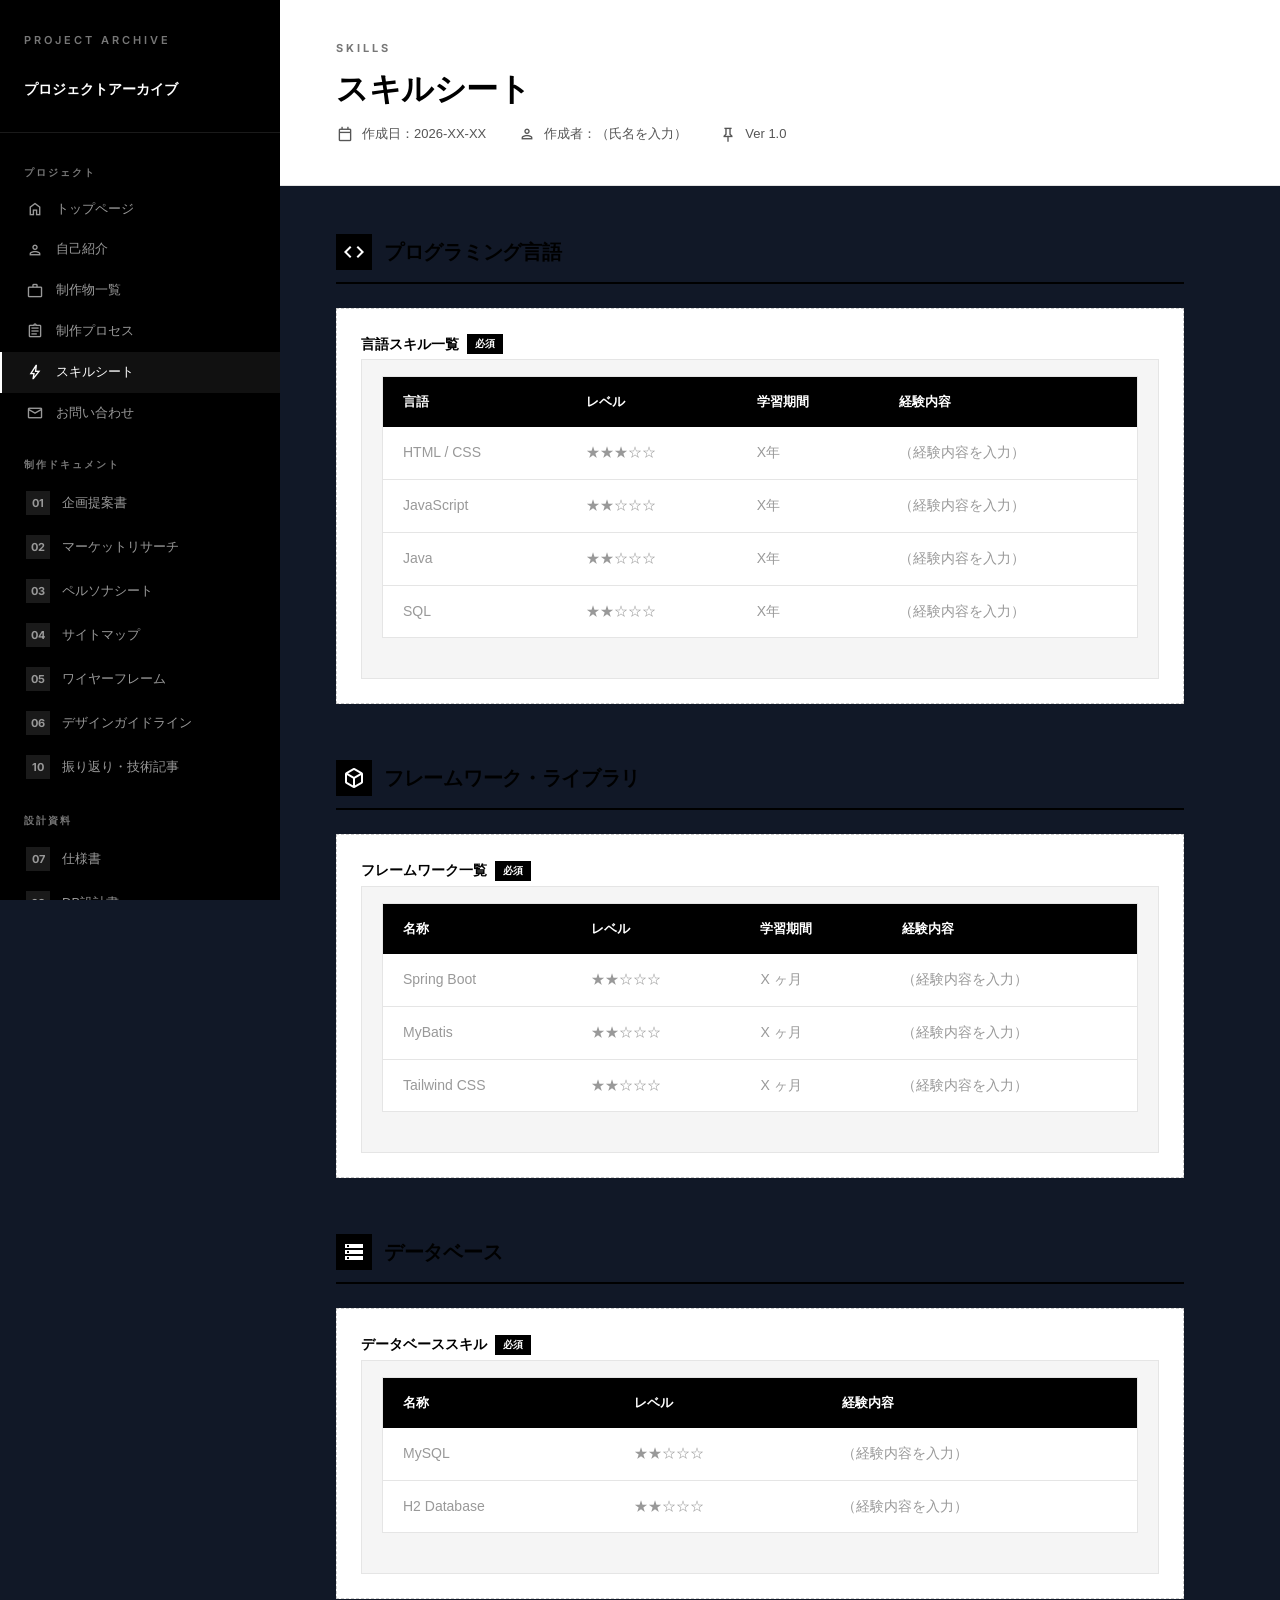
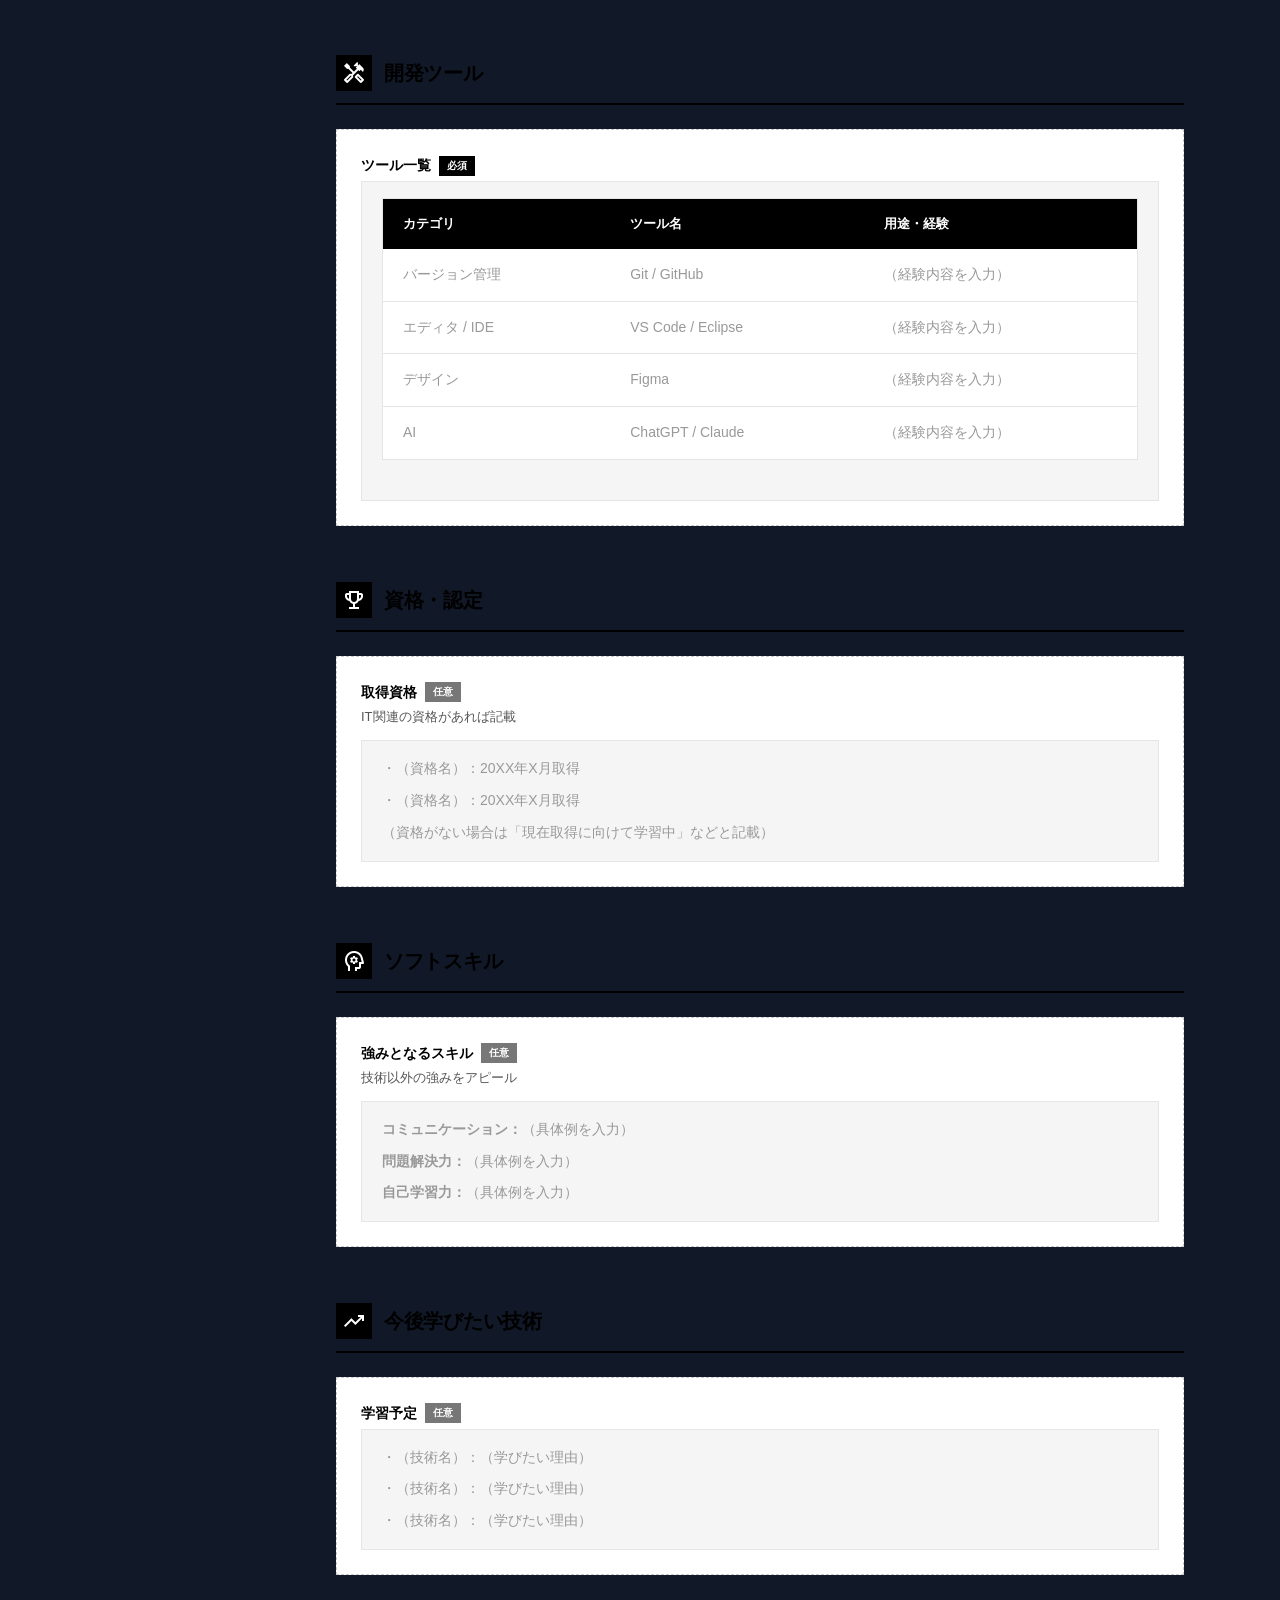
<file: skills.html>
<!DOCTYPE html>
<html lang="ja">
<head>
  <meta charset="UTF-8">
  <meta name="viewport" content="width=device-width, initial-scale=1.0">
  <title>スキルシート -  プロジェクトアーカイブ</title>
  <link rel="stylesheet" href="https://fonts.googleapis.com/css2?family=Material+Symbols+Outlined:opsz,wght,FILL,GRAD@20..48,100..700,0..1,-50..200">
  <link rel="stylesheet" href="css/style.css">
</head>
<body>
  <button class="hamburger" aria-label="メニュー">
    <span></span><span></span><span></span>
  </button>

  <div class="page-wrapper">
  <aside class="sidebar" data-nav-level="root"></aside>

    <main class="main-content">
      <header class="doc-header">
        <div class="doc-category">SKILLS</div>
        <h1 class="doc-title">スキルシート</h1>
        <div class="doc-meta">
          <span><span class="material-symbols-outlined icon-sm">calendar_today</span> 作成日：2026-XX-XX</span>
          <span><span class="material-symbols-outlined icon-sm">person</span> 作成者：（氏名を入力）</span>
          <span><span class="material-symbols-outlined icon-sm">push_pin</span> Ver 1.0</span>
        </div>
      </header>

      <div class="doc-body">


        <section class="section">
          <h2 class="section-title"><span class="section-icon"><span class="material-symbols-outlined">code</span></span> プログラミング言語</h2>

          <div class="fill-block">
            <div class="fill-label">言語スキル一覧 <span class="required">必須</span></div>
            <div class="fill-content">
              <table class="doc-table">
                <thead>
                  <tr>
                    <th>言語</th>
                    <th>レベル</th>
                    <th>学習期間</th>
                    <th>経験内容</th>
                  </tr>
                </thead>
                <tbody>
                  <tr>
                    <td>HTML / CSS</td>
                    <td>★★★☆☆</td>
                    <td>X年</td>
                    <td>（経験内容を入力）</td>
                  </tr>
                  <tr>
                    <td>JavaScript</td>
                    <td>★★☆☆☆</td>
                    <td>X年</td>
                    <td>（経験内容を入力）</td>
                  </tr>
                  <tr>
                    <td>Java</td>
                    <td>★★☆☆☆</td>
                    <td>X年</td>
                    <td>（経験内容を入力）</td>
                  </tr>
                  <tr>
                    <td>SQL</td>
                    <td>★★☆☆☆</td>
                    <td>X年</td>
                    <td>（経験内容を入力）</td>
                  </tr>
                </tbody>
              </table>
            </div>
          </div>

        </section>

        <section class="section">
          <h2 class="section-title"><span class="section-icon"><span class="material-symbols-outlined">deployed_code</span></span> フレームワーク・ライブラリ</h2>

          <div class="fill-block">
            <div class="fill-label">フレームワーク一覧 <span class="required">必須</span></div>
            <div class="fill-content">
              <table class="doc-table">
                <thead>
                  <tr>
                    <th>名称</th>
                    <th>レベル</th>
                    <th>学習期間</th>
                    <th>経験内容</th>
                  </tr>
                </thead>
                <tbody>
                  <tr>
                    <td>Spring Boot</td>
                    <td>★★☆☆☆</td>
                    <td>X ヶ月</td>
                    <td>（経験内容を入力）</td>
                  </tr>
                  <tr>
                    <td>MyBatis</td>
                    <td>★★☆☆☆</td>
                    <td>X ヶ月</td>
                    <td>（経験内容を入力）</td>
                  </tr>
                  <tr>
                    <td>Tailwind CSS</td>
                    <td>★★☆☆☆</td>
                    <td>X ヶ月</td>
                    <td>（経験内容を入力）</td>
                  </tr>
                </tbody>
              </table>
            </div>
          </div>
        </section>

        <section class="section">
          <h2 class="section-title"><span class="section-icon"><span class="material-symbols-outlined">storage</span></span> データベース</h2>

          <div class="fill-block">
            <div class="fill-label">データベーススキル <span class="required">必須</span></div>
            <div class="fill-content">
              <table class="doc-table">
                <thead>
                  <tr>
                    <th>名称</th>
                    <th>レベル</th>
                    <th>経験内容</th>
                  </tr>
                </thead>
                <tbody>
                  <tr>
                    <td>MySQL</td>
                    <td>★★☆☆☆</td>
                    <td>（経験内容を入力）</td>
                  </tr>
                  <tr>
                    <td>H2 Database</td>
                    <td>★★☆☆☆</td>
                    <td>（経験内容を入力）</td>
                  </tr>
                </tbody>
              </table>
            </div>
          </div>
        </section>

        <section class="section">
          <h2 class="section-title"><span class="section-icon"><span class="material-symbols-outlined">handyman</span></span> 開発ツール</h2>

          <div class="fill-block">
            <div class="fill-label">ツール一覧 <span class="required">必須</span></div>
            <div class="fill-content">
              <table class="doc-table">
                <thead>
                  <tr>
                    <th>カテゴリ</th>
                    <th>ツール名</th>
                    <th>用途・経験</th>
                  </tr>
                </thead>
                <tbody>
                  <tr>
                    <td>バージョン管理</td>
                    <td>Git / GitHub</td>
                    <td>（経験内容を入力）</td>
                  </tr>
                  <tr>
                    <td>エディタ / IDE</td>
                    <td>VS Code / Eclipse</td>
                    <td>（経験内容を入力）</td>
                  </tr>
                  <tr>
                    <td>デザイン</td>
                    <td>Figma</td>
                    <td>（経験内容を入力）</td>
                  </tr>
                  <tr>
                    <td>AI</td>
                    <td>ChatGPT / Claude</td>
                    <td>（経験内容を入力）</td>
                  </tr>
                </tbody>
              </table>
            </div>
          </div>
        </section>

        <section class="section">
          <h2 class="section-title"><span class="section-icon"><span class="material-symbols-outlined">emoji_events</span></span> 資格・認定</h2>

          <div class="fill-block">
            <div class="fill-label">取得資格 <span class="optional">任意</span></div>
            <div class="fill-hint">IT関連の資格があれば記載</div>
            <div class="fill-content">
              <p>・（資格名）：20XX年X月取得</p>
              <p>・（資格名）：20XX年X月取得</p>
              <p>（資格がない場合は「現在取得に向けて学習中」などと記載）</p>
            </div>
          </div>
        </section>

        <section class="section">
          <h2 class="section-title"><span class="section-icon"><span class="material-symbols-outlined">psychology</span></span> ソフトスキル</h2>

          <div class="fill-block">
            <div class="fill-label">強みとなるスキル <span class="optional">任意</span></div>
            <div class="fill-hint">技術以外の強みをアピール</div>
            <div class="fill-content">
              <p><strong>コミュニケーション：</strong>（具体例を入力）</p>
              <p><strong>問題解決力：</strong>（具体例を入力）</p>
              <p><strong>自己学習力：</strong>（具体例を入力）</p>
            </div>
          </div>
        </section>

        <section class="section">
          <h2 class="section-title"><span class="section-icon"><span class="material-symbols-outlined">trending_up</span></span> 今後学びたい技術</h2>

          <div class="fill-block">
            <div class="fill-label">学習予定 <span class="optional">任意</span></div>
            <div class="fill-content">
              <p>・（技術名）：（学びたい理由）</p>
              <p>・（技術名）：（学びたい理由）</p>
              <p>・（技術名）：（学びたい理由）</p>
            </div>
          </div>
        </section>

      </div>
    </main>
  </div>

  <script src="js/main.js"></script>
</body>
</html>
</file>
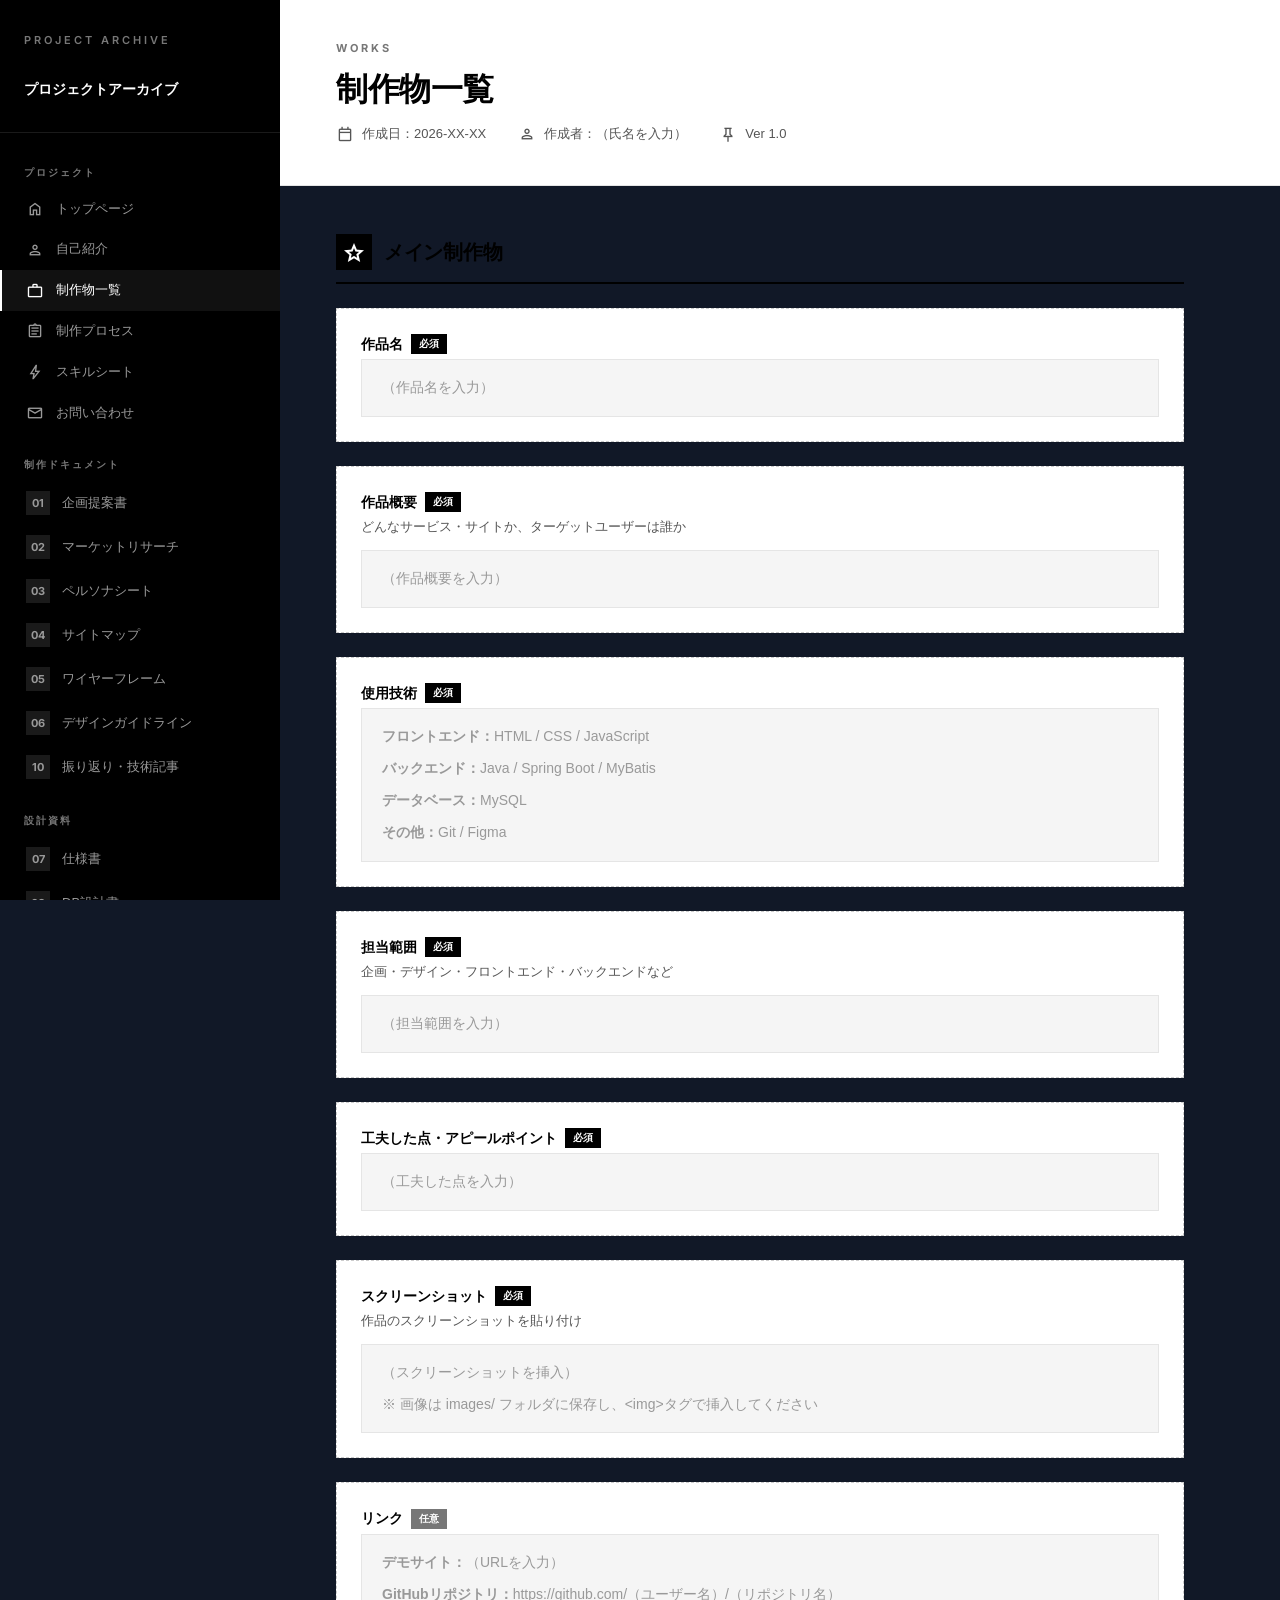
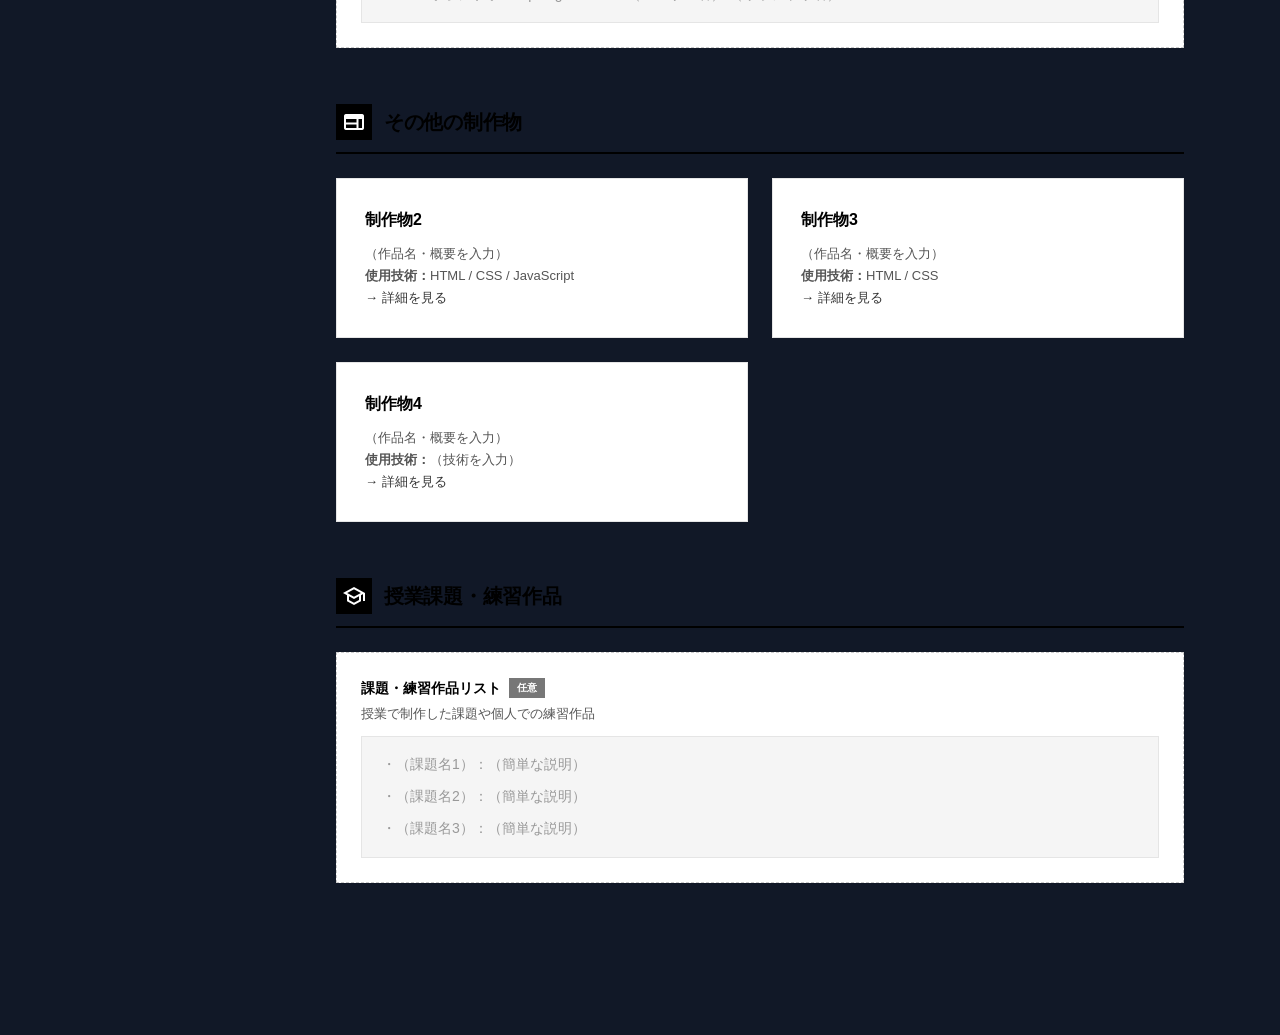
<file: works.html>
<!DOCTYPE html>
<html lang="ja">
<head>
  <meta charset="UTF-8">
  <meta name="viewport" content="width=device-width, initial-scale=1.0">
  <title>制作物一覧 -  プロジェクトアーカイブ</title>
  <link rel="stylesheet" href="https://fonts.googleapis.com/css2?family=Material+Symbols+Outlined:opsz,wght,FILL,GRAD@20..48,100..700,0..1,-50..200">
  <link rel="stylesheet" href="css/style.css">
</head>
<body>
  <button class="hamburger" aria-label="メニュー">
    <span></span><span></span><span></span>
  </button>

  <div class="page-wrapper">
  <aside class="sidebar" data-nav-level="root"></aside>

    <main class="main-content">
      <header class="doc-header">
        <div class="doc-category">WORKS</div>
        <h1 class="doc-title">制作物一覧</h1>
        <div class="doc-meta">
          <span><span class="material-symbols-outlined icon-sm">calendar_today</span> 作成日：2026-XX-XX</span>
          <span><span class="material-symbols-outlined icon-sm">person</span> 作成者：（氏名を入力）</span>
          <span><span class="material-symbols-outlined icon-sm">push_pin</span> Ver 1.0</span>
        </div>
      </header>

      <div class="doc-body">


        <section class="section">
          <h2 class="section-title"><span class="section-icon"><span class="material-symbols-outlined">star</span></span> メイン制作物</h2>

          <div class="fill-block">
            <div class="fill-label">作品名 <span class="required">必須</span></div>
            <div class="fill-content"><p>（作品名を入力）</p></div>
          </div>

          <div class="fill-block">
            <div class="fill-label">作品概要 <span class="required">必須</span></div>
            <div class="fill-hint">どんなサービス・サイトか、ターゲットユーザーは誰か</div>
            <div class="fill-content"><p>（作品概要を入力）</p></div>
          </div>

          <div class="fill-block">
            <div class="fill-label">使用技術 <span class="required">必須</span></div>
            <div class="fill-content">
              <p><strong>フロントエンド：</strong>HTML / CSS / JavaScript</p>
              <p><strong>バックエンド：</strong>Java / Spring Boot / MyBatis</p>
              <p><strong>データベース：</strong>MySQL</p>
              <p><strong>その他：</strong>Git / Figma</p>
            </div>
          </div>

          <div class="fill-block">
            <div class="fill-label">担当範囲 <span class="required">必須</span></div>
            <div class="fill-hint">企画・デザイン・フロントエンド・バックエンドなど</div>
            <div class="fill-content"><p>（担当範囲を入力）</p></div>
          </div>

          <div class="fill-block">
            <div class="fill-label">工夫した点・アピールポイント <span class="required">必須</span></div>
            <div class="fill-content"><p>（工夫した点を入力）</p></div>
          </div>

          <div class="fill-block">
            <div class="fill-label">スクリーンショット <span class="required">必須</span></div>
            <div class="fill-hint">作品のスクリーンショットを貼り付け</div>
            <div class="fill-content">
              <p>（スクリーンショットを挿入）</p>
              <p class="text-muted">※ 画像は images/ フォルダに保存し、&lt;img&gt;タグで挿入してください</p>
            </div>
          </div>

          <div class="fill-block">
            <div class="fill-label">リンク <span class="optional">任意</span></div>
            <div class="fill-content">
              <p><strong>デモサイト：</strong>（URLを入力）</p>
              <p><strong>GitHubリポジトリ：</strong>https://github.com/（ユーザー名）/（リポジトリ名）</p>
            </div>
          </div>
        </section>

        <section class="section">
          <h2 class="section-title"><span class="section-icon"><span class="material-symbols-outlined">web</span></span> その他の制作物</h2>

          <div class="card-grid">
            <div class="card">
              <div class="card-title">制作物2</div>
              <div class="card-text">
                <p>（作品名・概要を入力）</p>
                <p><strong>使用技術：</strong>HTML / CSS / JavaScript</p>
                <p><a href="#">→ 詳細を見る</a></p>
              </div>
            </div>
            <div class="card">
              <div class="card-title">制作物3</div>
              <div class="card-text">
                <p>（作品名・概要を入力）</p>
                <p><strong>使用技術：</strong>HTML / CSS</p>
                <p><a href="#">→ 詳細を見る</a></p>
              </div>
            </div>
            <div class="card">
              <div class="card-title">制作物4</div>
              <div class="card-text">
                <p>（作品名・概要を入力）</p>
                <p><strong>使用技術：</strong>（技術を入力）</p>
                <p><a href="#">→ 詳細を見る</a></p>
              </div>
            </div>
          </div>

        </section>

        <section class="section">
          <h2 class="section-title"><span class="section-icon"><span class="material-symbols-outlined">school</span></span> 授業課題・練習作品</h2>

          <div class="fill-block">
            <div class="fill-label">課題・練習作品リスト <span class="optional">任意</span></div>
            <div class="fill-hint">授業で制作した課題や個人での練習作品</div>
            <div class="fill-content">
              <p>・（課題名1）：（簡単な説明）</p>
              <p>・（課題名2）：（簡単な説明）</p>
              <p>・（課題名3）：（簡単な説明）</p>
            </div>
          </div>
        </section>

      </div>
    </main>
  </div>

  <script src="js/main.js"></script>
</body>
</html>
</file>
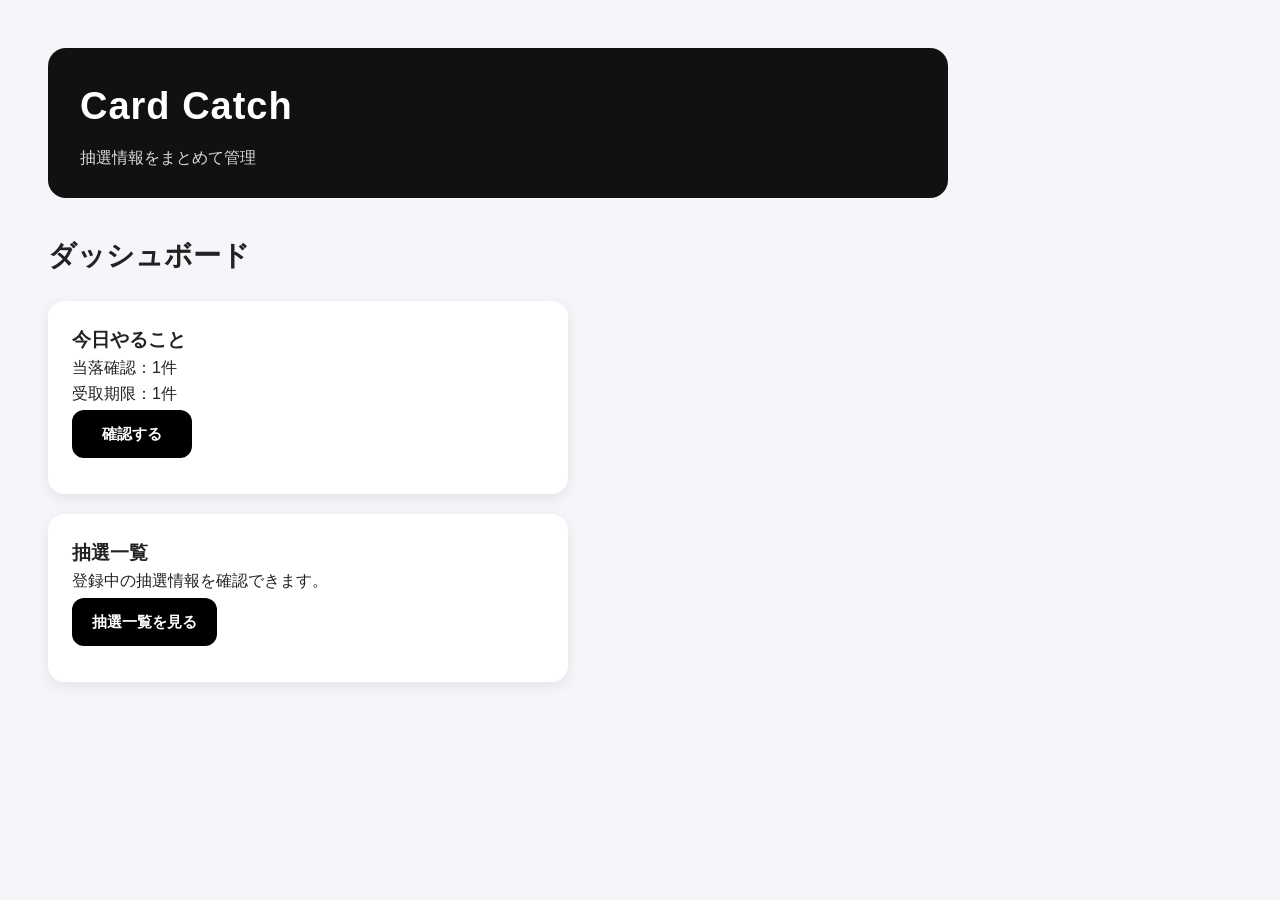
<file: app/dashboard.html>
<!DOCTYPE html>
<html lang="ja">

<head>
    <meta charset="UTF-8">
    <meta name="viewport" content="width=device-width, initial-scale=1.0">
    <title>ダッシュボード - Card Catch</title>
    <link rel="stylesheet" href="../css/style.css">
</head>

<body class="card-catch">

    <header class="card-catch-header">
        <h1>Card Catch</h1>
        <p>抽選情報をまとめて管理</p>
    </header>

    <main>
        <h2>ダッシュボード</h2>
        <section class="dashboard-card">
            <h3>今日やること</h3>
            <p>当落確認：1件</p>
            <p>受取期限：1件</p>
            <a href="lotteries.html" class="action-button">確認する</a>
        </section>

        <section class="dashboard-card">
            <h3>抽選一覧</h3>
            <p>登録中の抽選情報を確認できます。</p>
            <a href="lotteries.html" class="action-button">抽選一覧を見る</a>
        </section>
    </main>

</body>

</html>
</file>
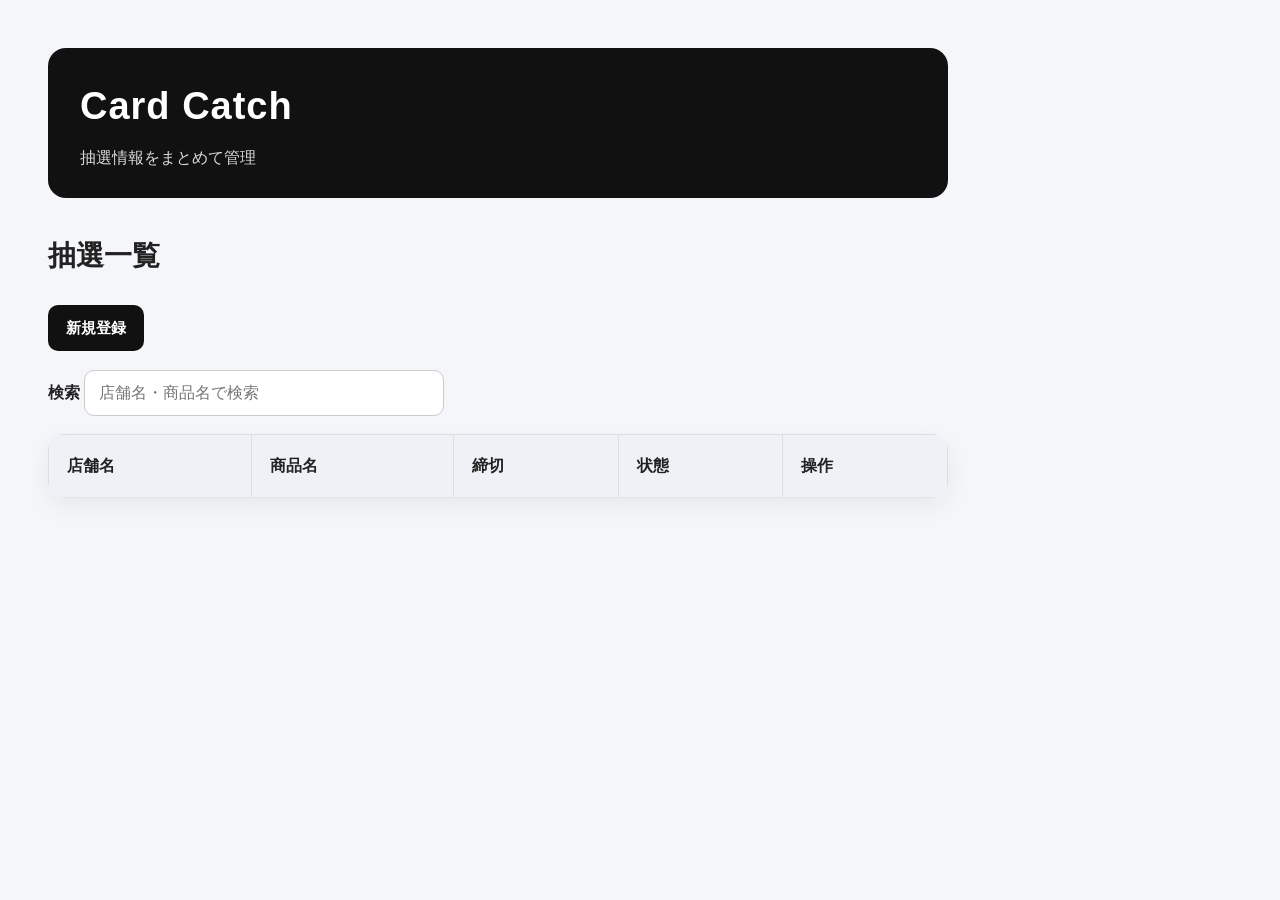
<file: app/lotteries.html>
<!DOCTYPE html>
<html lang="ja">

<head>
    <meta charset="UTF-8">
    <meta name="viewport" content="width=device-width, initial-scale=1.0">
    <title>抽選一覧 - Card Catch</title>
    <link rel="stylesheet" href="../css/style.css">
</head>

<body class="card-catch">

    <header class="card-catch-header">
        <h1>Card Catch</h1>
        <p>抽選情報をまとめて管理</p>
    </header>

    <h2>抽選一覧</h2>

    <a href="lottery-form.html">新規登録</a>

    <div class="lottery-search">
        <label for="searchInput">検索</label>
        <input type="text" id="searchInput" placeholder="店舗名・商品名で検索">
    </div>

    <table>
        <thead>
            <tr>
                <th>店舗名</th>
                <th>商品名</th>
                <th>締切</th>
                <th>状態</th>
                <th>操作</th>
            </tr>
        </thead>

        <tbody id="lotteryList"></tbody>
    </table>

    <script>
        const lotteries =
            JSON.parse(localStorage.getItem("lotteries")) || [];

        const tbody = document.getElementById("lotteryList");
        const searchInput = document.getElementById("searchInput");

        function getStatusClass(status) {
            if (status === "未応募") {
                return "status-unapplied";
            }

            if (status === "応募済み") {
                return "status-applied";
            }

            if (status === "当選") {
                return "status-win";
            }

            if (status === "落選") {
                return "status-lose";
            }

            return "";
        }

        function renderLotteries(items) {
            tbody.innerHTML = "";

            items.forEach(function (lottery) {
                const row = document.createElement("tr");
                const statusClass = getStatusClass(lottery.status);

                row.innerHTML = `
          <td>${lottery.shopName}</td>
          <td>${lottery.productName}</td>
          <td>${lottery.deadline}</td>
          <td>
            <span class="status ${statusClass}">
              ${lottery.status}
            </span>
          </td>
          <td>
            <a href="lottery-detail.html?id=${lottery.id}">
              詳細を見る
            </a>
          </td>
        `;

                tbody.appendChild(row);
            });
        }

        searchInput.addEventListener("input", function () {
            const keyword =
                searchInput.value.trim().toLowerCase();

            const filtered = lotteries.filter(function (lottery) {
                const shop =
                    (lottery.shopName || "").toLowerCase();

                const product =
                    (lottery.productName || "").toLowerCase();

                return (
                    shop.includes(keyword) ||
                    product.includes(keyword)
                );
            });

            renderLotteries(filtered);
        });

        renderLotteries(lotteries);
    </script>

</body>

</html>
</file>
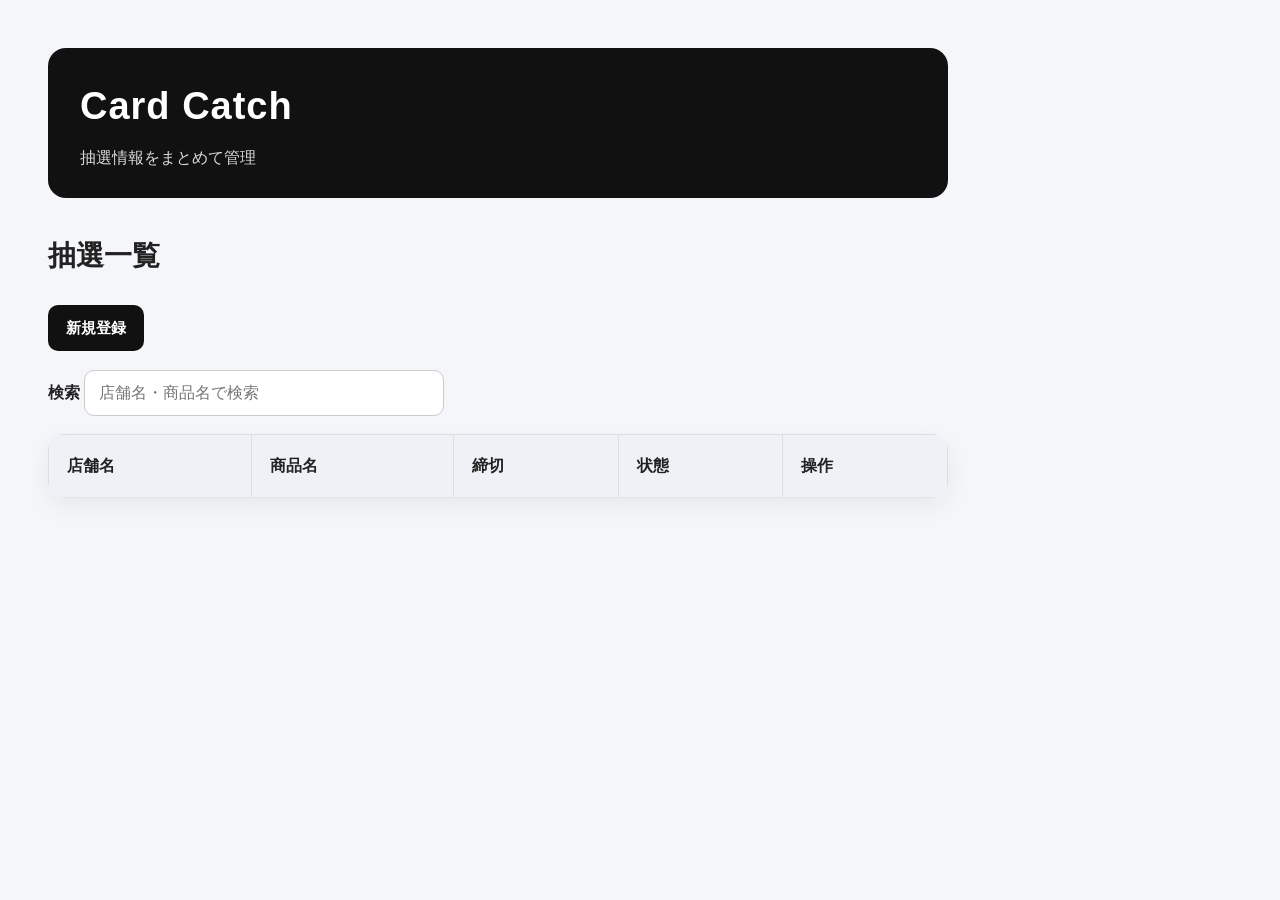
<file: app/lottery-detail.html>
<!DOCTYPE html>
<html lang="ja">

<head>
    <meta charset="UTF-8">
    <meta name="viewport" content="width=device-width, initial-scale=1.0">
    <title>抽選詳細 - Card Catch</title>
    <link rel="stylesheet" href="../css/style.css">
</head>

<body class="card-catch">

    <header class="card-catch-header">
        <h1>Card Catch</h1>
        <p>抽選情報をまとめて管理</p>
    </header>

    <h2>抽選詳細</h2>

    <div class="lottery-detail-card">

        <p>
            <strong>店舗名</strong><br>
            <span id="shopName"></span>
        </p>

        <p>
            <strong>商品名</strong><br>
            <span id="productName"></span>
        </p>

        <p>
            <strong>応募締切</strong><br>
            <span id="deadline"></span>
        </p>

        <p>
            <strong>状態</strong><br>
            <span id="status"></span>
        </p>

        <p>
            <strong>商品状態</strong><br>
            <span id="productCondition"></span>
        </p>

    </div>

    <a id="editLink" href="#">編集する</a>
    <button id="deleteButton" type="button">削除する</button>
    <a href="lotteries.html">一覧に戻る</a>

    <script>
        const params = new URLSearchParams(window.location.search);
        const id = Number(params.get("id"));

        let lotteries =
            JSON.parse(localStorage.getItem("lotteries")) || [];

        const lottery = lotteries.find(function (item) {
            return item.id === id;
        });

        document.getElementById("editLink").href =
            `lottery-edit.html?id=${id}`;

        if (lottery) {
            document.getElementById("shopName").textContent =
                lottery.shopName;

            document.getElementById("productName").textContent =
                lottery.productName;

            document.getElementById("deadline").textContent =
                lottery.deadline;

            document.getElementById("status").textContent =
                lottery.status;

            const conditions = [];

            if (lottery.noShrink) {
                conditions.push("シュリンクなし");
            }

            if (lottery.noPeri) {
                conditions.push("ぺりなし");
            }

            if (lottery.noBox) {
                conditions.push("箱なし");
            }

            document.getElementById("productCondition").textContent =
                conditions.length > 0
                    ? conditions.join(" / ")
                    : "特になし";
        } else {
            alert("データが見つかりません。");
            window.location.href = "lotteries.html";
        }

        document.getElementById("deleteButton")
            .addEventListener("click", function () {

                const result =
                    confirm("この抽選情報を削除しますか？");

                if (!result) {
                    return;
                }

                lotteries = lotteries.filter(function (item) {
                    return item.id !== id;
                });

                localStorage.setItem(
                    "lotteries",
                    JSON.stringify(lotteries)
                );

                window.location.href = "lotteries.html";
            });
    </script>

</body>

</html>
</file>
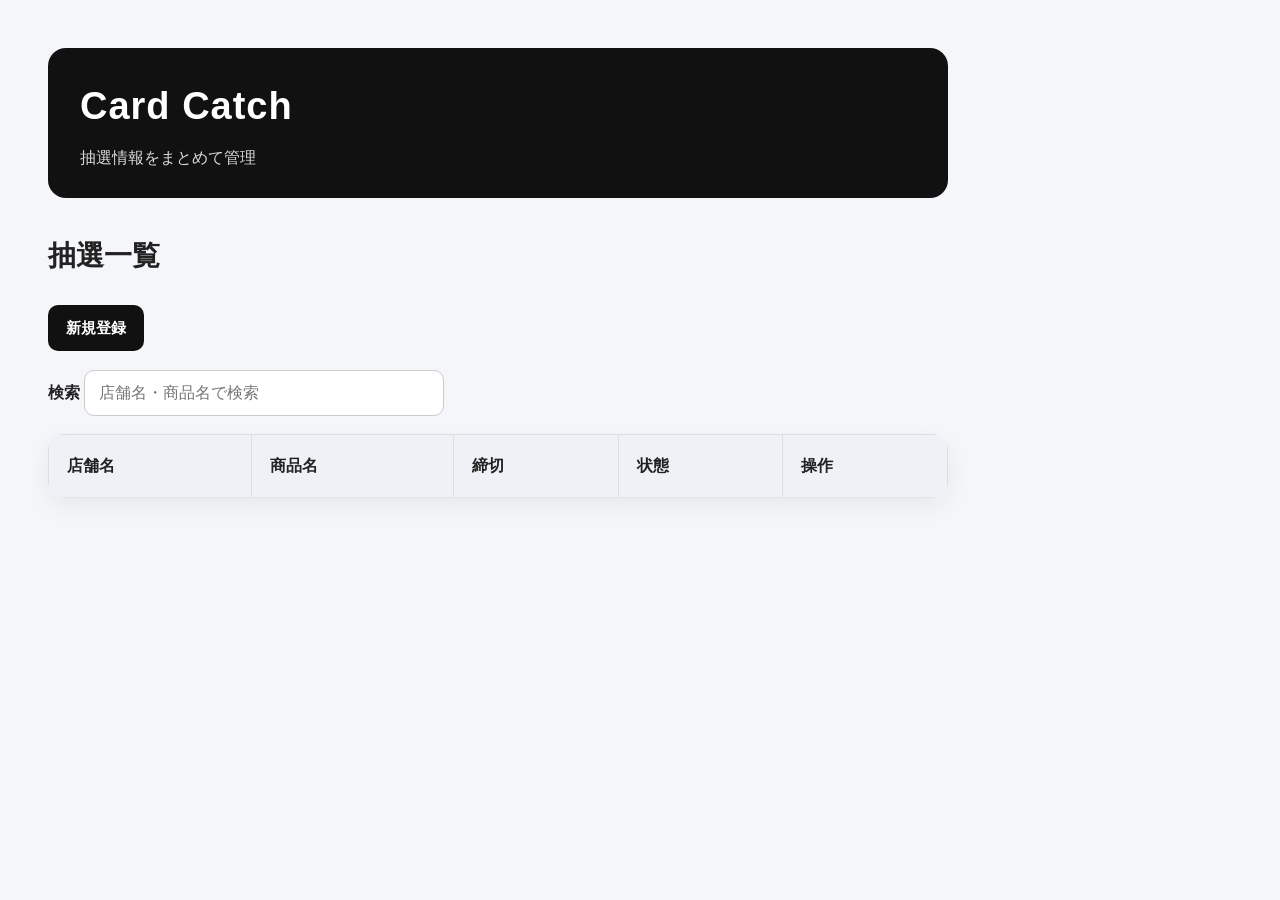
<file: app/lottery-edit.html>
<!DOCTYPE html>
<html lang="ja">

<head>
    <meta charset="UTF-8">
    <meta name="viewport" content="width=device-width, initial-scale=1.0">
    <title>抽選編集 - Card Catch</title>
    <link rel="stylesheet" href="../css/style.css">
</head>

<body class="card-catch">

    <header class="card-catch-header">
        <h1>Card Catch</h1>
        <p>抽選情報をまとめて管理</p>
    </header>

    <h2>抽選編集</h2>

    <form id="editForm">

        <p>
            <label for="shopName">店舗名</label><br>
            <input type="text" id="shopName" required>
        </p>

        <p>
            <label for="productName">商品名</label><br>
            <input type="text" id="productName" required>
        </p>

        <p>
            <label for="deadline">応募締切</label><br>
            <input type="date" id="deadline" required>
        </p>

        <p>
            <label for="status">状態</label><br>
            <select id="status">
                <option value="未応募">未応募</option>
                <option value="応募済み">応募済み</option>
                <option value="当選">当選</option>
                <option value="落選">落選</option>
            </select>
        </p>

        <p><strong>商品状態</strong></p>

        <div class="product-condition">
            <label>
                <input type="checkbox" id="noShrink">
                シュリンクなし
            </label>

            <label>
                <input type="checkbox" id="noPeri">
                ぺりなし
            </label>

            <label>
                <input type="checkbox" id="noBox">
                箱なし
            </label>
        </div>

        <button type="submit">変更を保存</button>
        <a id="backToDetail" href="lotteries.html">詳細に戻る</a>

    </form>

    <script>
        const params = new URLSearchParams(window.location.search);
        const id = Number(params.get("id"));

        const lotteries =
            JSON.parse(localStorage.getItem("lotteries")) || [];

        const index = lotteries.findIndex(function (item) {
            return item.id === id;
        });

        if (index === -1) {
            alert("編集するデータが見つかりません。");
            window.location.href = "lotteries.html";
        }

        const lottery = lotteries[index];

        document.getElementById("shopName").value =
            lottery.shopName || "";

        document.getElementById("productName").value =
            lottery.productName || "";

        document.getElementById("deadline").value =
            lottery.deadline || "";

        document.getElementById("status").value =
            lottery.status || "未応募";

        document.getElementById("noShrink").checked =
            !!lottery.noShrink;

        document.getElementById("noPeri").checked =
            !!lottery.noPeri;

        document.getElementById("noBox").checked =
            !!lottery.noBox;

        document.getElementById("backToDetail").href =
            `lottery-detail.html?id=${id}`;

        document.getElementById("editForm")
            .addEventListener("submit", function (event) {
                event.preventDefault();

                lotteries[index] = {
                    ...lotteries[index],
                    shopName: document.getElementById("shopName").value,
                    productName: document.getElementById("productName").value,
                    deadline: document.getElementById("deadline").value,
                    status: document.getElementById("status").value,
                    noShrink: document.getElementById("noShrink").checked,
                    noPeri: document.getElementById("noPeri").checked,
                    noBox: document.getElementById("noBox").checked
                };

                localStorage.setItem(
                    "lotteries",
                    JSON.stringify(lotteries)
                );

                window.location.href =
                    `lottery-detail.html?id=${id}`;
            });
    </script>

</body>

</html>
</file>
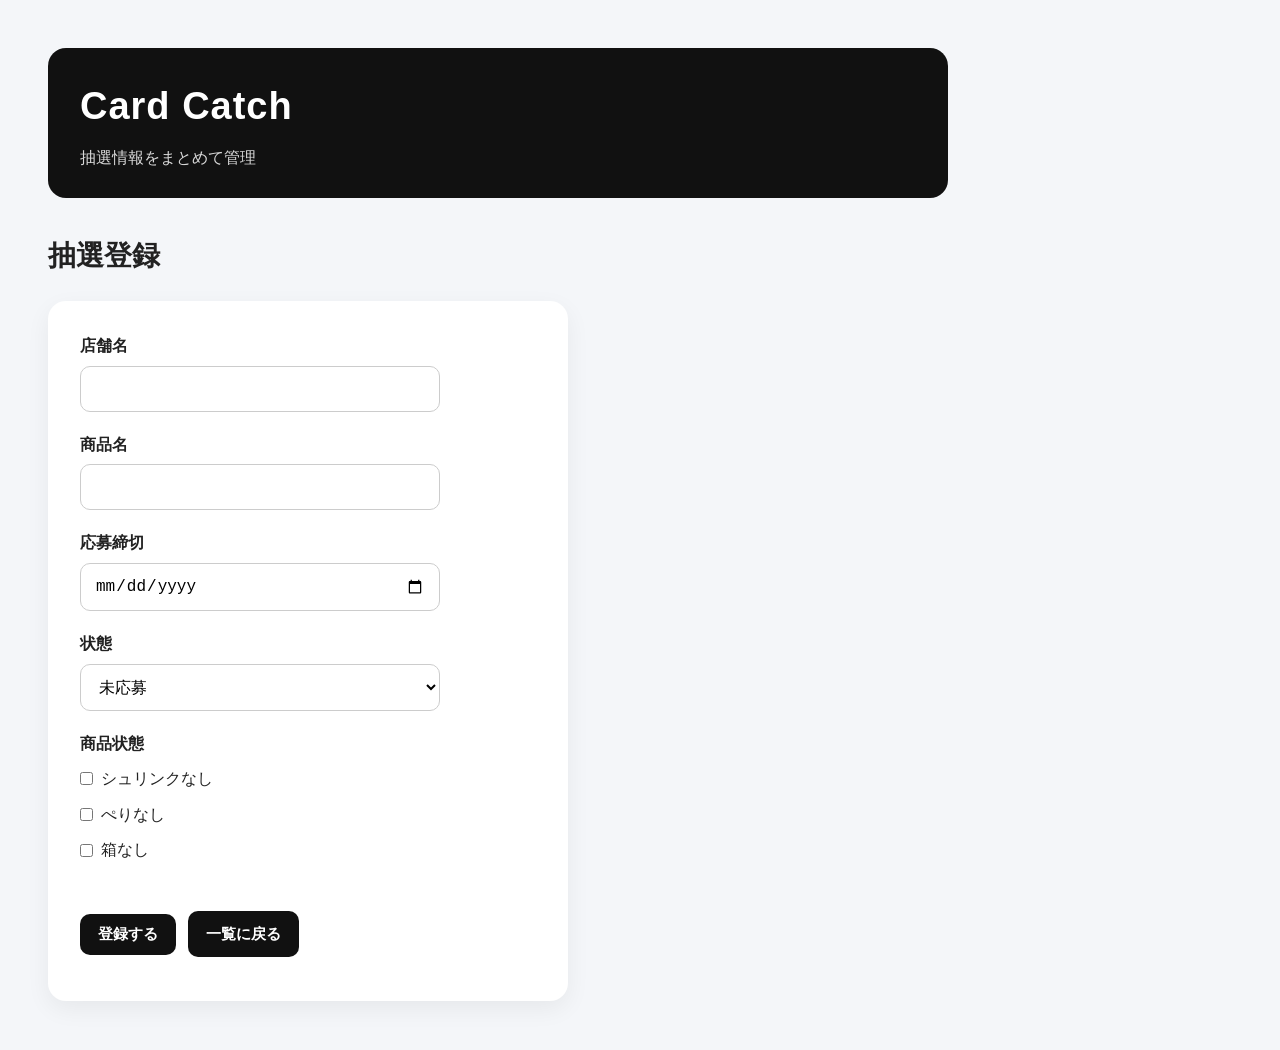
<file: app/lottery-form.html>
<!DOCTYPE html>
<html lang="ja">

<head>
    <meta charset="UTF-8">
    <meta name="viewport" content="width=device-width, initial-scale=1.0">
    <title>抽選登録 - Card Catch</title>
    <link rel="stylesheet" href="../css/style.css">

    <style>
        .product-condition label {
            display: flex;
            align-items: center;
            gap: 8px;
            margin: 8px 0;
        }

        .product-condition input[type="checkbox"] {
            width: auto;
            margin: 0;
        }
    </style>
</head>

<body class="card-catch">

    <header class="card-catch-header">
        <h1>Card Catch</h1>
        <p>抽選情報をまとめて管理</p>
    </header>

    <h2>抽選登録</h2>

    <form id="lotteryForm">

        <p>
            <label>店舗名</label><br>
            <input type="text" id="shopName" required>
        </p>

        <p>
            <label>商品名</label><br>
            <input type="text" id="productName" required>
        </p>

        <p>
            <label>応募締切</label><br>
            <input type="date" id="deadline" required>
        </p>

        <p>
            <label>状態</label><br>
            <select id="status">
                <option>未応募</option>
                <option>応募済み</option>
                <option>当選</option>
                <option>落選</option>
            </select>
        </p>

        <div class="product-condition">
            <strong>商品状態</strong>

            <label>
                <input type="checkbox" id="noShrink">
                シュリンクなし
            </label>

            <label>
                <input type="checkbox" id="noPeri">
                ぺりなし
            </label>

            <label>
                <input type="checkbox" id="noBox">
                箱なし
            </label>
        </div>

        <br>

        <button type="submit">登録する</button>
        <a href="lotteries.html">一覧に戻る</a>

    </form>

    <script>
        document.getElementById("lotteryForm").addEventListener("submit", function (event) {
            event.preventDefault();

            const lottery = {
                id: Date.now(),
                shopName: document.getElementById("shopName").value,
                productName: document.getElementById("productName").value,
                deadline: document.getElementById("deadline").value,
                status: document.getElementById("status").value,
                noShrink: document.getElementById("noShrink").checked,
                noPeri: document.getElementById("noPeri").checked,
                noBox: document.getElementById("noBox").checked
            };

            const lotteries =
                JSON.parse(localStorage.getItem("lotteries")) || [];

            lotteries.push(lottery);

            localStorage.setItem("lotteries", JSON.stringify(lotteries));

            window.location.href = "lotteries.html";
        });
    </script>

</body>

</html>
</file>
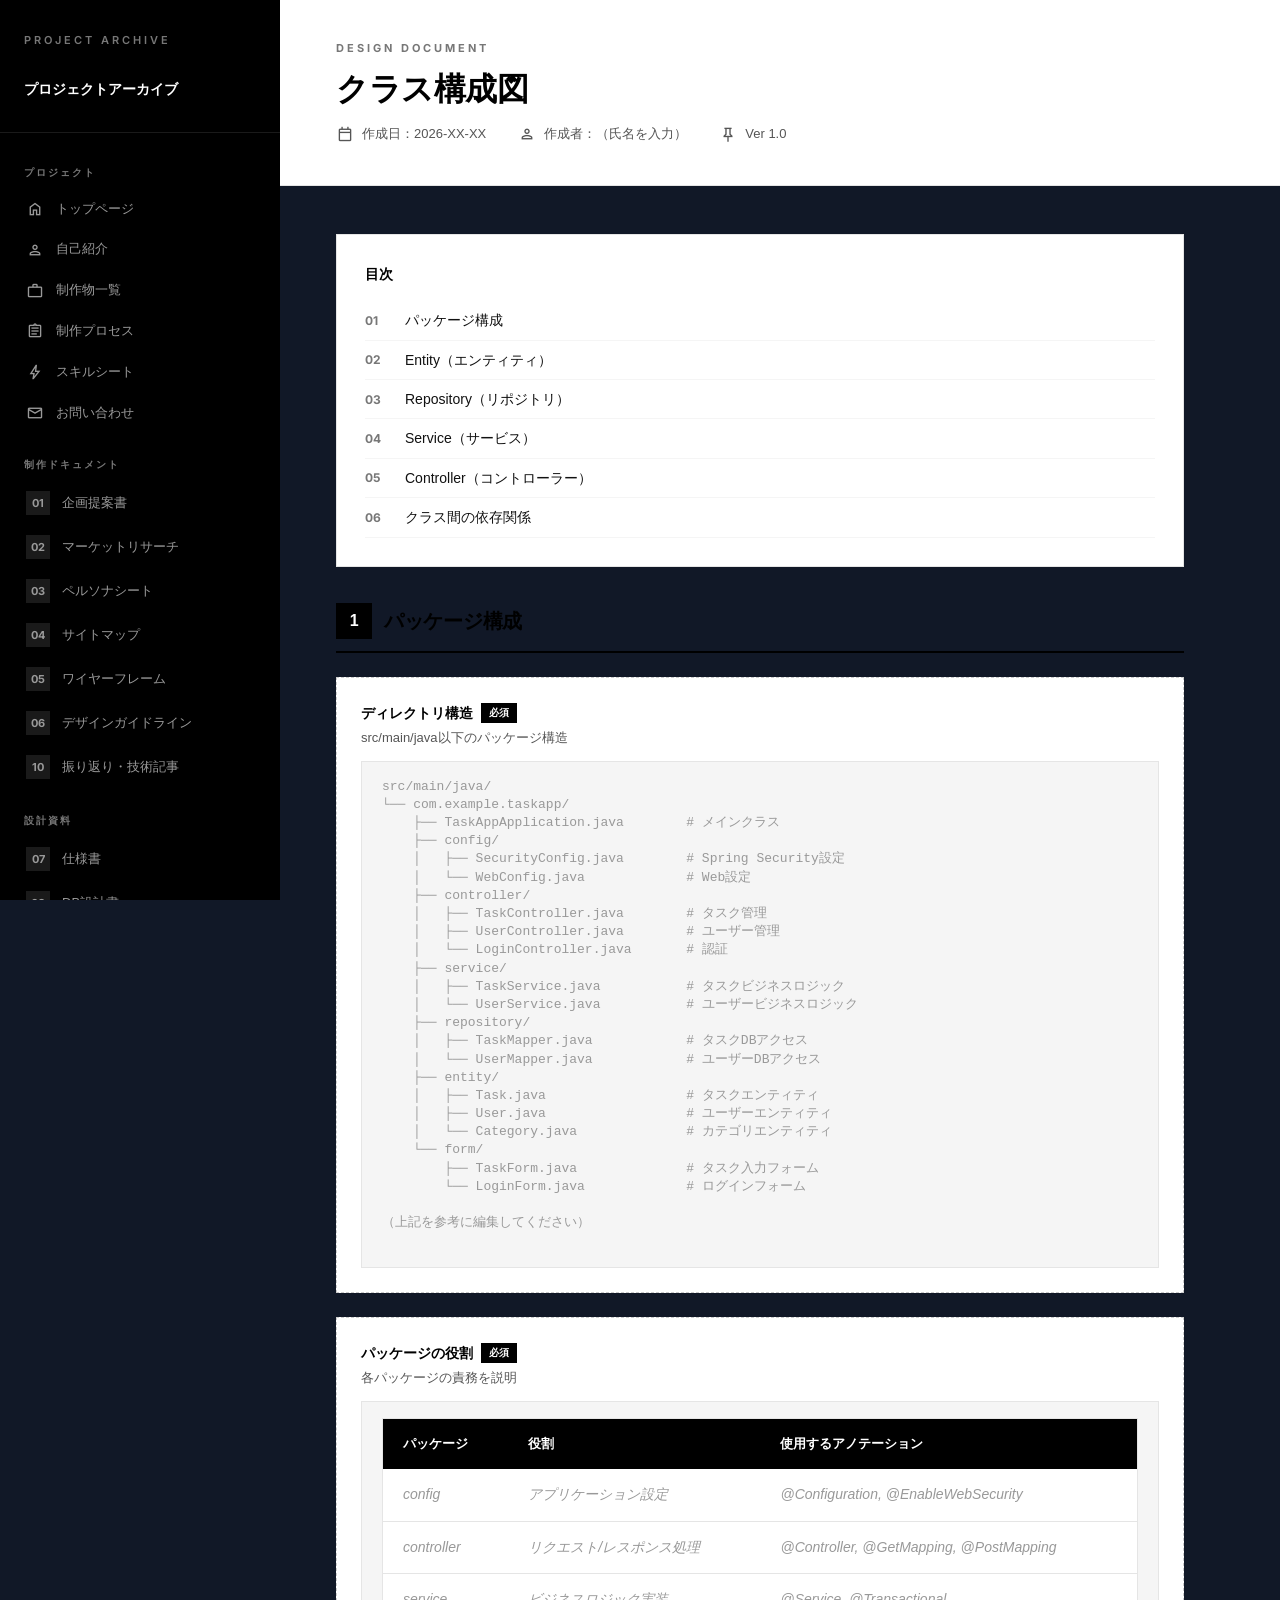
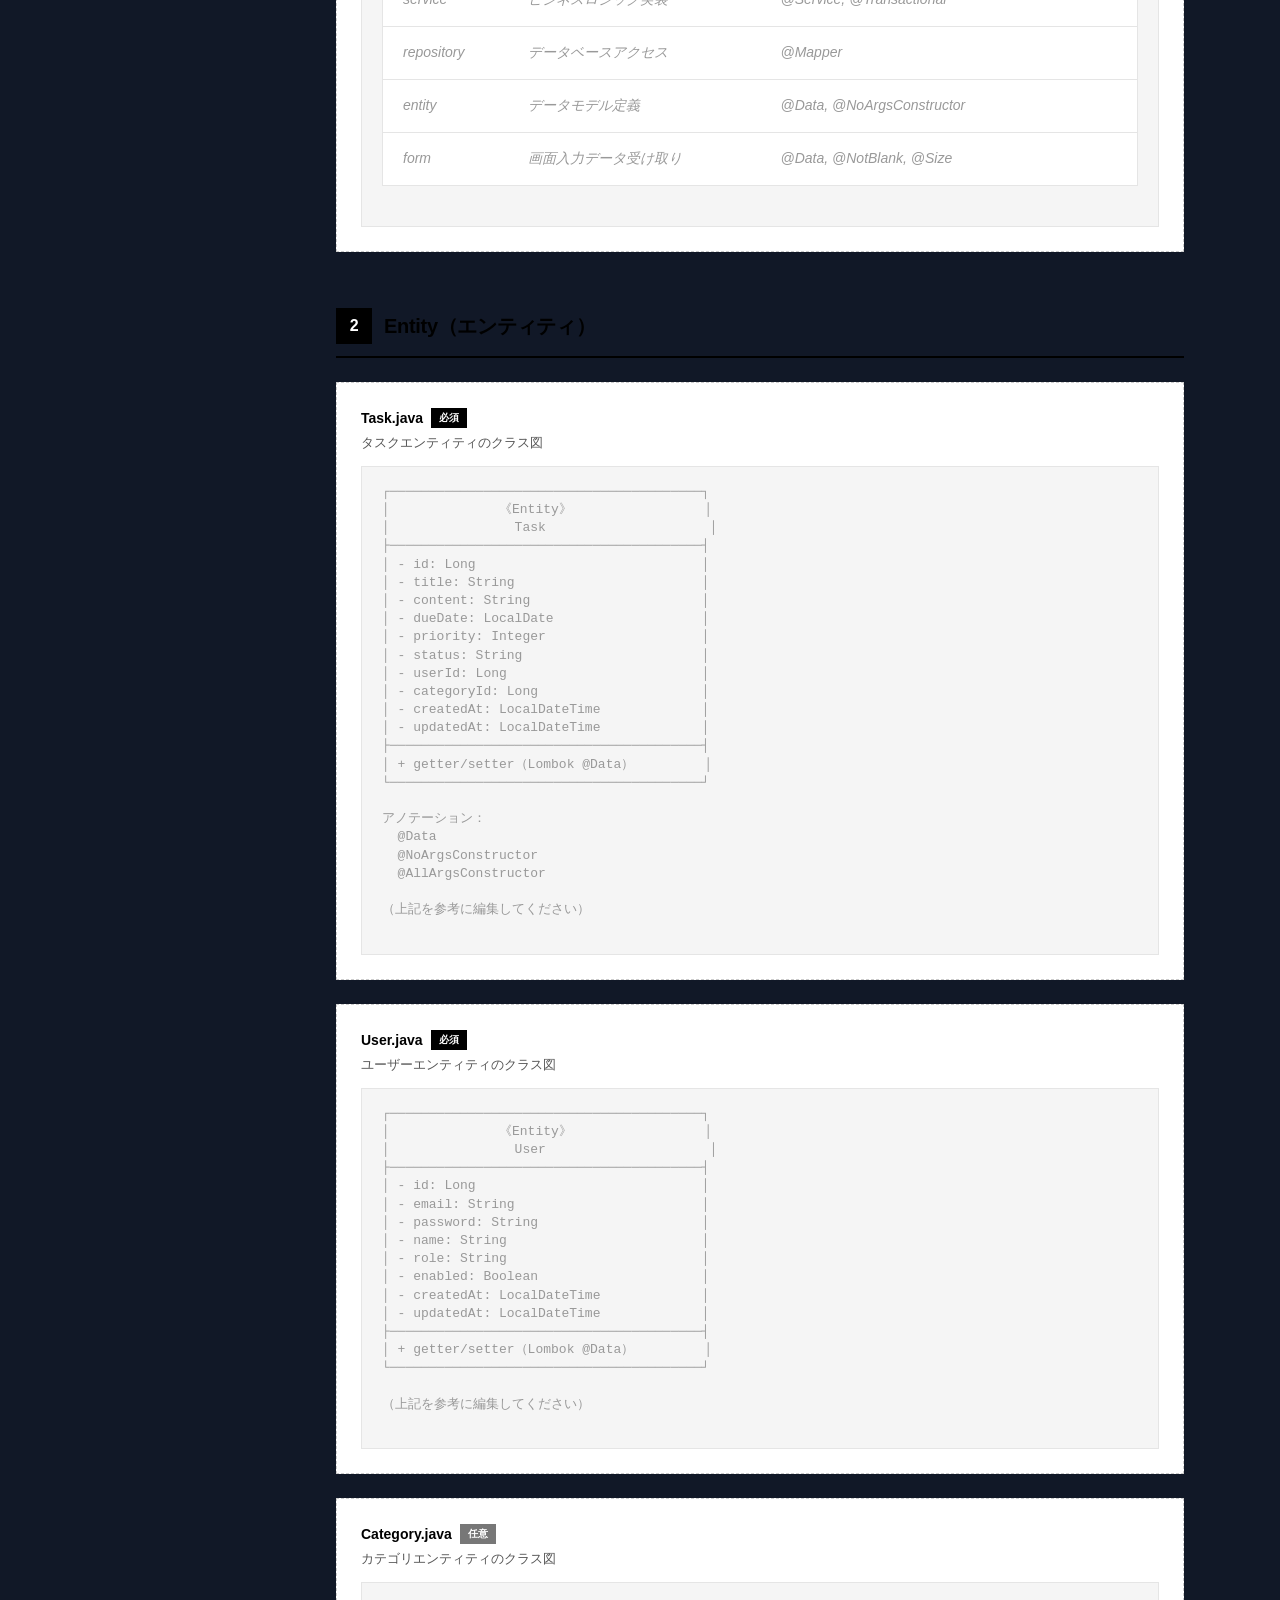
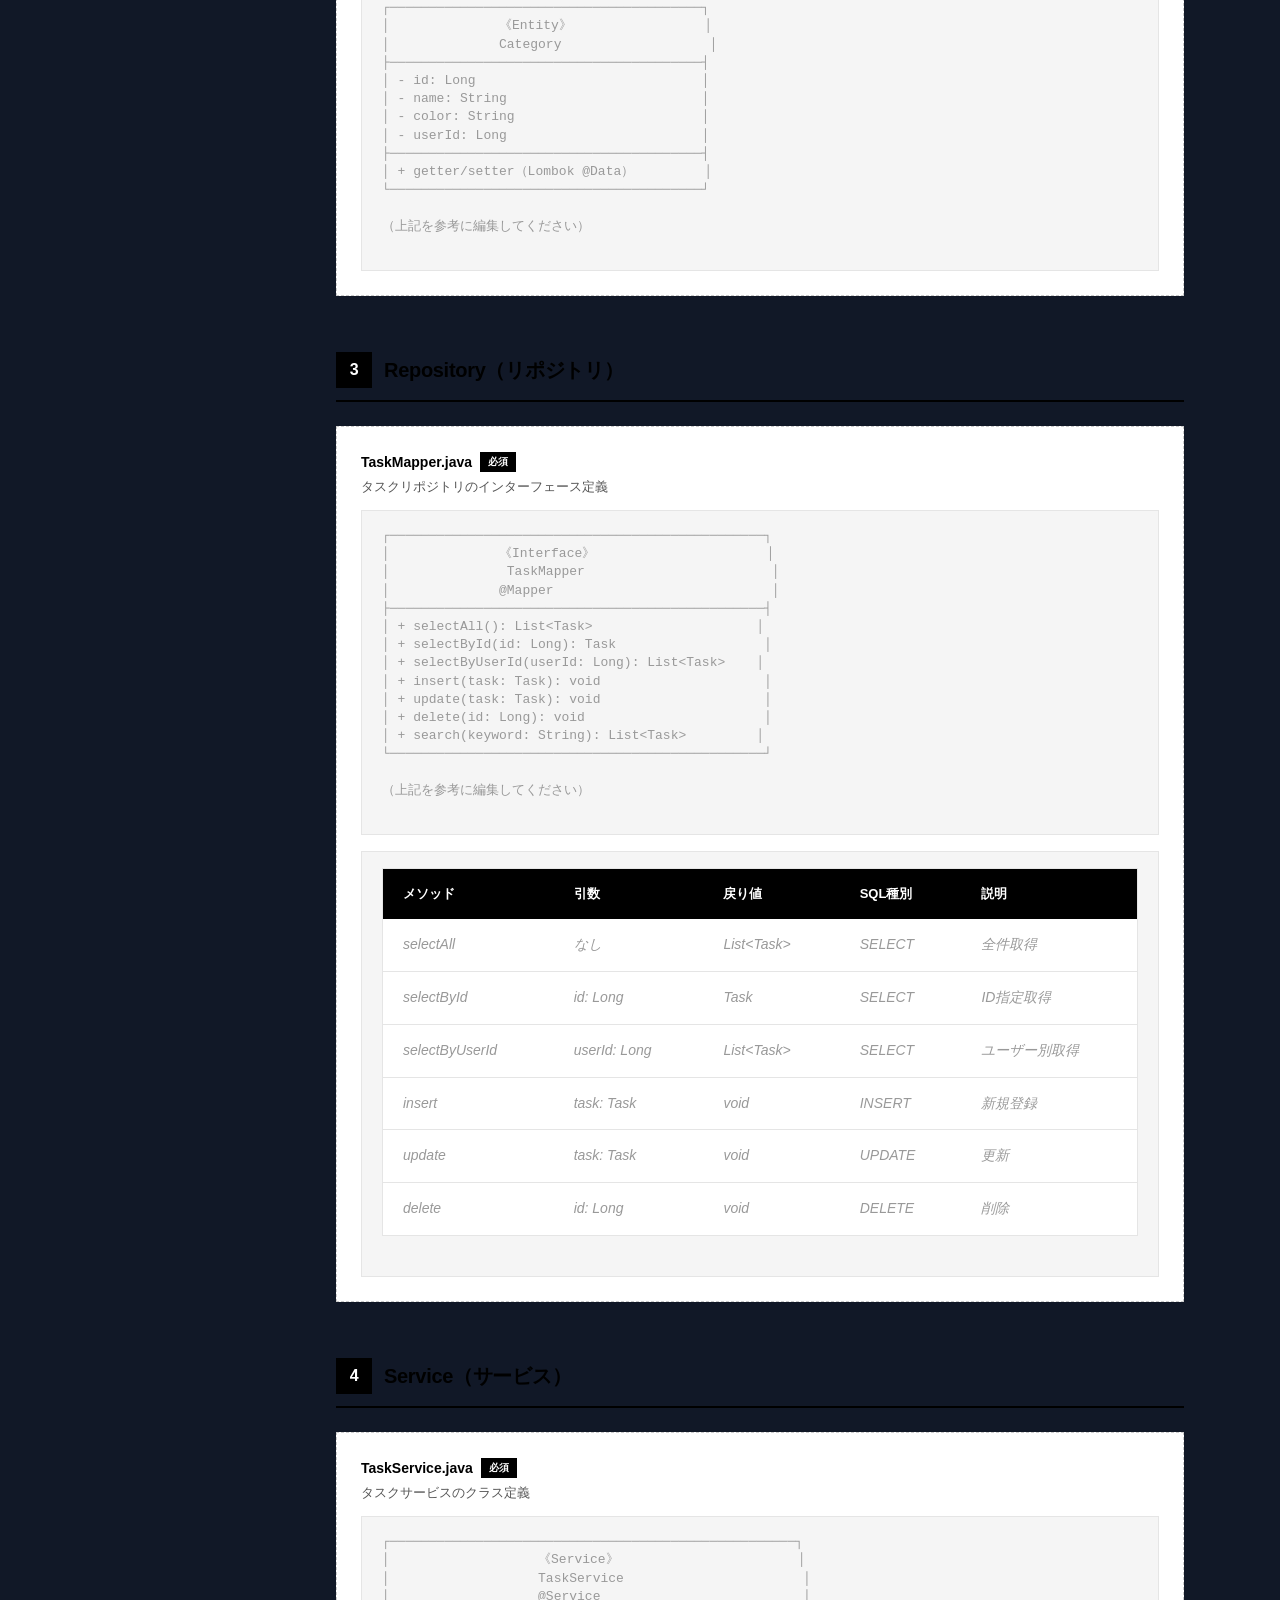
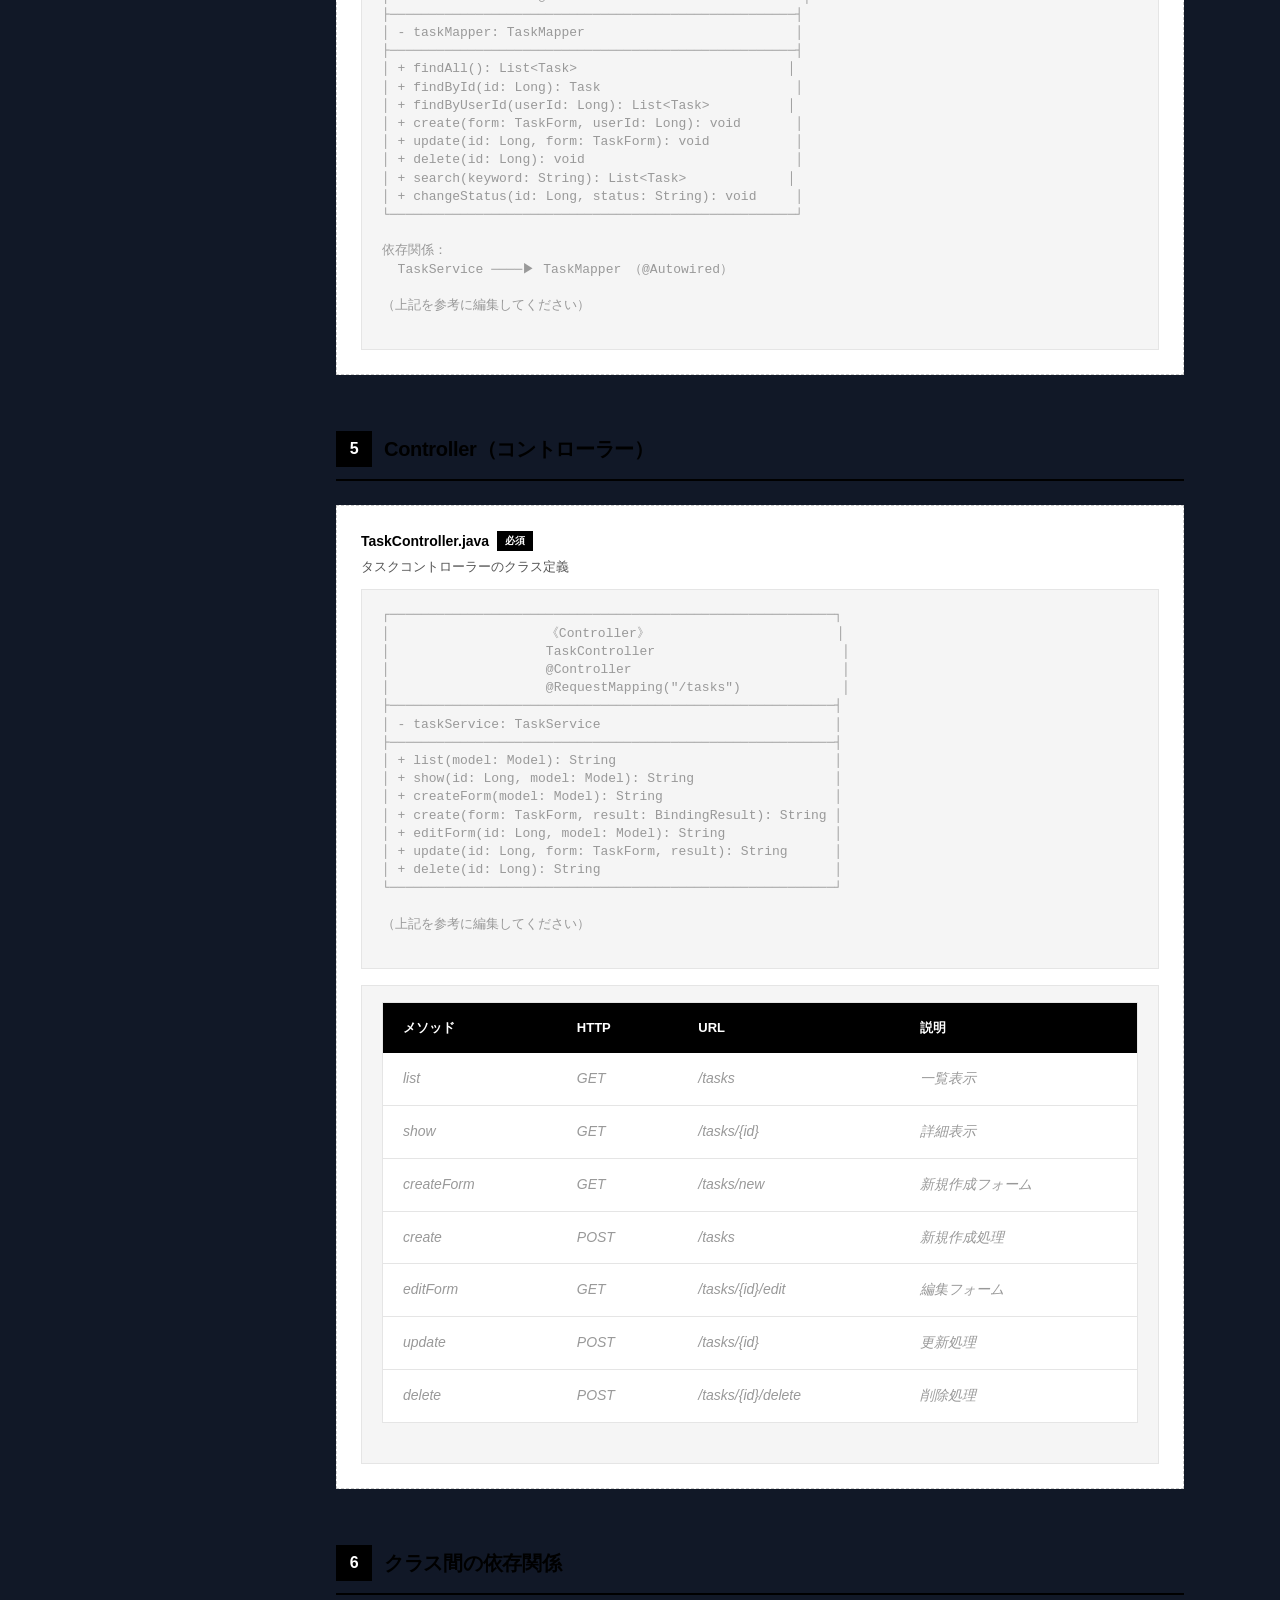
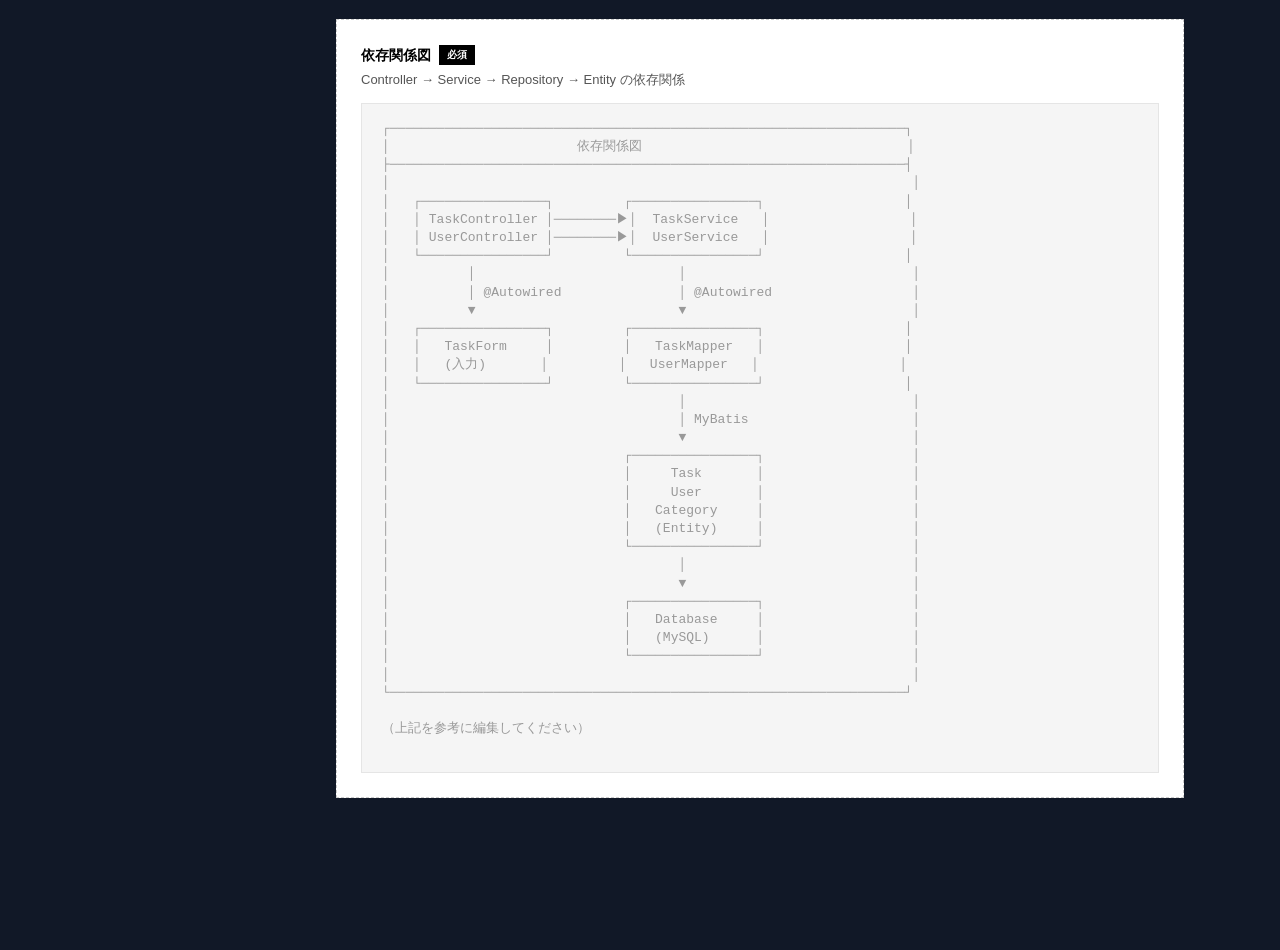
<file: design/class-diagram.html>
<!DOCTYPE html>
<html lang="ja">

<head>
  <meta charset="UTF-8">
  <meta name="viewport" content="width=device-width, initial-scale=1.0">
  <title>クラス構成図 - プロジェクトアーカイブ</title>
  <link rel="stylesheet"
    href="https://fonts.googleapis.com/css2?family=Material+Symbols+Outlined:opsz,wght,FILL,GRAD@20..48,100..700,0..1,-50..200">
  <link rel="stylesheet" href="../css/style.css">
</head>

<body>
  <button class="hamburger" aria-label="メニュー">
    <span></span><span></span><span></span>
  </button>

  <div class="page-wrapper">
    <aside class="sidebar" data-nav-level="design"></aside>

    <main class="main-content">
      <header class="doc-header">
        <div class="doc-category">DESIGN DOCUMENT</div>
        <h1 class="doc-title">クラス構成図</h1>
        <div class="doc-meta">
          <span><span class="material-symbols-outlined icon-sm">calendar_today</span> 作成日：2026-XX-XX</span>
          <span><span class="material-symbols-outlined icon-sm">person</span> 作成者：（氏名を入力）</span>
          <span><span class="material-symbols-outlined icon-sm">push_pin</span> Ver 1.0</span>
        </div>
      </header>

      <div class="doc-body">

        <div class="toc">
          <div class="toc-title">目次</div>
          <ol class="toc-list">
            <li><a href="#sec1">パッケージ構成</a></li>
            <li><a href="#sec2">Entity（エンティティ）</a></li>
            <li><a href="#sec3">Repository（リポジトリ）</a></li>
            <li><a href="#sec4">Service（サービス）</a></li>
            <li><a href="#sec5">Controller（コントローラー）</a></li>
            <li><a href="#sec6">クラス間の依存関係</a></li>
          </ol>
        </div>

        <section class="section" id="sec1">
          <h2 class="section-title"><span class="section-icon">1</span> パッケージ構成</h2>

          <div class="fill-block">
            <div class="fill-label">ディレクトリ構造 <span class="required">必須</span></div>
            <div class="fill-hint">src/main/java以下のパッケージ構造</div>
            <div class="fill-content">
              <div class="ascii-diagram">
                <pre>
src/main/java/
└── com.example.taskapp/
    ├── TaskAppApplication.java        # メインクラス
    ├── config/
    │   ├── SecurityConfig.java        # Spring Security設定
    │   └── WebConfig.java             # Web設定
    ├── controller/
    │   ├── TaskController.java        # タスク管理
    │   ├── UserController.java        # ユーザー管理
    │   └── LoginController.java       # 認証
    ├── service/
    │   ├── TaskService.java           # タスクビジネスロジック
    │   └── UserService.java           # ユーザービジネスロジック
    ├── repository/
    │   ├── TaskMapper.java            # タスクDBアクセス
    │   └── UserMapper.java            # ユーザーDBアクセス
    ├── entity/
    │   ├── Task.java                  # タスクエンティティ
    │   ├── User.java                  # ユーザーエンティティ
    │   └── Category.java              # カテゴリエンティティ
    └── form/
        ├── TaskForm.java              # タスク入力フォーム
        └── LoginForm.java             # ログインフォーム

（上記を参考に編集してください）
                </pre>
              </div>
            </div>
          </div>

          <div class="fill-block">
            <div class="fill-label">パッケージの役割 <span class="required">必須</span></div>
            <div class="fill-hint">各パッケージの責務を説明</div>
            <div class="fill-content">
              <table class="doc-table">
                <thead>
                  <tr>
                    <th>パッケージ</th>
                    <th>役割</th>
                    <th>使用するアノテーション</th>
                  </tr>
                </thead>
                <tbody>
                  <tr class="template-row">
                    <td>config</td>
                    <td>アプリケーション設定</td>
                    <td>@Configuration, @EnableWebSecurity</td>
                  </tr>
                  <tr class="template-row">
                    <td>controller</td>
                    <td>リクエスト/レスポンス処理</td>
                    <td>@Controller, @GetMapping, @PostMapping</td>
                  </tr>
                  <tr class="template-row">
                    <td>service</td>
                    <td>ビジネスロジック実装</td>
                    <td>@Service, @Transactional</td>
                  </tr>
                  <tr class="template-row">
                    <td>repository</td>
                    <td>データベースアクセス</td>
                    <td>@Mapper</td>
                  </tr>
                  <tr class="template-row">
                    <td>entity</td>
                    <td>データモデル定義</td>
                    <td>@Data, @NoArgsConstructor</td>
                  </tr>
                  <tr class="template-row">
                    <td>form</td>
                    <td>画面入力データ受け取り</td>
                    <td>@Data, @NotBlank, @Size</td>
                  </tr>
                </tbody>
              </table>
            </div>
          </div>
        </section>

        <section class="section" id="sec2">
          <h2 class="section-title"><span class="section-icon">2</span> Entity（エンティティ）</h2>

          <div class="fill-block">
            <div class="fill-label">Task.java <span class="required">必須</span></div>
            <div class="fill-hint">タスクエンティティのクラス図</div>
            <div class="fill-content">
              <div class="ascii-diagram">
                <pre>
┌────────────────────────────────────────┐
│              《Entity》                 │
│                Task                     │
├────────────────────────────────────────┤
│ - id: Long                             │
│ - title: String                        │
│ - content: String                      │
│ - dueDate: LocalDate                   │
│ - priority: Integer                    │
│ - status: String                       │
│ - userId: Long                         │
│ - categoryId: Long                     │
│ - createdAt: LocalDateTime             │
│ - updatedAt: LocalDateTime             │
├────────────────────────────────────────┤
│ + getter/setter（Lombok @Data）         │
└────────────────────────────────────────┘

アノテーション：
  @Data
  @NoArgsConstructor
  @AllArgsConstructor

（上記を参考に編集してください）
                </pre>
              </div>
            </div>
          </div>

          <div class="fill-block">
            <div class="fill-label">User.java <span class="required">必須</span></div>
            <div class="fill-hint">ユーザーエンティティのクラス図</div>
            <div class="fill-content">
              <div class="ascii-diagram">
                <pre>
┌────────────────────────────────────────┐
│              《Entity》                 │
│                User                     │
├────────────────────────────────────────┤
│ - id: Long                             │
│ - email: String                        │
│ - password: String                     │
│ - name: String                         │
│ - role: String                         │
│ - enabled: Boolean                     │
│ - createdAt: LocalDateTime             │
│ - updatedAt: LocalDateTime             │
├────────────────────────────────────────┤
│ + getter/setter（Lombok @Data）         │
└────────────────────────────────────────┘

（上記を参考に編集してください）
                </pre>
              </div>
            </div>
          </div>

          <div class="fill-block">
            <div class="fill-label">Category.java <span class="optional">任意</span></div>
            <div class="fill-hint">カテゴリエンティティのクラス図</div>
            <div class="fill-content">
              <div class="ascii-diagram">
                <pre>
┌────────────────────────────────────────┐
│              《Entity》                 │
│              Category                   │
├────────────────────────────────────────┤
│ - id: Long                             │
│ - name: String                         │
│ - color: String                        │
│ - userId: Long                         │
├────────────────────────────────────────┤
│ + getter/setter（Lombok @Data）         │
└────────────────────────────────────────┘

（上記を参考に編集してください）
                </pre>
              </div>
            </div>
          </div>
        </section>

        <section class="section" id="sec3">
          <h2 class="section-title"><span class="section-icon">3</span> Repository（リポジトリ）</h2>

          <div class="fill-block">
            <div class="fill-label">TaskMapper.java <span class="required">必須</span></div>
            <div class="fill-hint">タスクリポジトリのインターフェース定義</div>
            <div class="fill-content">
              <div class="ascii-diagram">
                <pre>
┌────────────────────────────────────────────────┐
│              《Interface》                      │
│               TaskMapper                        │
│              @Mapper                            │
├────────────────────────────────────────────────┤
│ + selectAll(): List&lt;Task&gt;                     │
│ + selectById(id: Long): Task                   │
│ + selectByUserId(userId: Long): List&lt;Task&gt;    │
│ + insert(task: Task): void                     │
│ + update(task: Task): void                     │
│ + delete(id: Long): void                       │
│ + search(keyword: String): List&lt;Task&gt;         │
└────────────────────────────────────────────────┘

（上記を参考に編集してください）
                </pre>
              </div>
            </div>
            <div class="fill-content" style="margin-top: 16px;">
              <table class="doc-table">
                <thead>
                  <tr>
                    <th>メソッド</th>
                    <th>引数</th>
                    <th>戻り値</th>
                    <th>SQL種別</th>
                    <th>説明</th>
                  </tr>
                </thead>
                <tbody>
                  <tr class="template-row">
                    <td>selectAll</td>
                    <td>なし</td>
                    <td>List&lt;Task&gt;</td>
                    <td>SELECT</td>
                    <td>全件取得</td>
                  </tr>
                  <tr class="template-row">
                    <td>selectById</td>
                    <td>id: Long</td>
                    <td>Task</td>
                    <td>SELECT</td>
                    <td>ID指定取得</td>
                  </tr>
                  <tr class="template-row">
                    <td>selectByUserId</td>
                    <td>userId: Long</td>
                    <td>List&lt;Task&gt;</td>
                    <td>SELECT</td>
                    <td>ユーザー別取得</td>
                  </tr>
                  <tr class="template-row">
                    <td>insert</td>
                    <td>task: Task</td>
                    <td>void</td>
                    <td>INSERT</td>
                    <td>新規登録</td>
                  </tr>
                  <tr class="template-row">
                    <td>update</td>
                    <td>task: Task</td>
                    <td>void</td>
                    <td>UPDATE</td>
                    <td>更新</td>
                  </tr>
                  <tr class="template-row">
                    <td>delete</td>
                    <td>id: Long</td>
                    <td>void</td>
                    <td>DELETE</td>
                    <td>削除</td>
                  </tr>
                </tbody>
              </table>
            </div>
          </div>
        </section>

        <section class="section" id="sec4">
          <h2 class="section-title"><span class="section-icon">4</span> Service（サービス）</h2>

          <div class="fill-block">
            <div class="fill-label">TaskService.java <span class="required">必須</span></div>
            <div class="fill-hint">タスクサービスのクラス定義</div>
            <div class="fill-content">
              <div class="ascii-diagram">
                <pre>
┌────────────────────────────────────────────────────┐
│                   《Service》                       │
│                   TaskService                       │
│                   @Service                          │
├────────────────────────────────────────────────────┤
│ - taskMapper: TaskMapper                           │
├────────────────────────────────────────────────────┤
│ + findAll(): List&lt;Task&gt;                           │
│ + findById(id: Long): Task                         │
│ + findByUserId(userId: Long): List&lt;Task&gt;          │
│ + create(form: TaskForm, userId: Long): void       │
│ + update(id: Long, form: TaskForm): void           │
│ + delete(id: Long): void                           │
│ + search(keyword: String): List&lt;Task&gt;             │
│ + changeStatus(id: Long, status: String): void     │
└────────────────────────────────────────────────────┘

依存関係：
  TaskService ────▶ TaskMapper （@Autowired）

（上記を参考に編集してください）
                </pre>
              </div>
            </div>
          </div>
        </section>

        <section class="section" id="sec5">
          <h2 class="section-title"><span class="section-icon">5</span> Controller（コントローラー）</h2>

          <div class="fill-block">
            <div class="fill-label">TaskController.java <span class="required">必須</span></div>
            <div class="fill-hint">タスクコントローラーのクラス定義</div>
            <div class="fill-content">
              <div class="ascii-diagram">
                <pre>
┌─────────────────────────────────────────────────────────┐
│                    《Controller》                        │
│                    TaskController                        │
│                    @Controller                           │
│                    @RequestMapping("/tasks")             │
├─────────────────────────────────────────────────────────┤
│ - taskService: TaskService                              │
├─────────────────────────────────────────────────────────┤
│ + list(model: Model): String                            │
│ + show(id: Long, model: Model): String                  │
│ + createForm(model: Model): String                      │
│ + create(form: TaskForm, result: BindingResult): String │
│ + editForm(id: Long, model: Model): String              │
│ + update(id: Long, form: TaskForm, result): String      │
│ + delete(id: Long): String                              │
└─────────────────────────────────────────────────────────┘

（上記を参考に編集してください）
                </pre>
              </div>
            </div>
            <div class="fill-content" style="margin-top: 16px;">
              <table class="doc-table">
                <thead>
                  <tr>
                    <th>メソッド</th>
                    <th>HTTP</th>
                    <th>URL</th>
                    <th>説明</th>
                  </tr>
                </thead>
                <tbody>
                  <tr class="template-row">
                    <td>list</td>
                    <td>GET</td>
                    <td>/tasks</td>
                    <td>一覧表示</td>
                  </tr>
                  <tr class="template-row">
                    <td>show</td>
                    <td>GET</td>
                    <td>/tasks/{id}</td>
                    <td>詳細表示</td>
                  </tr>
                  <tr class="template-row">
                    <td>createForm</td>
                    <td>GET</td>
                    <td>/tasks/new</td>
                    <td>新規作成フォーム</td>
                  </tr>
                  <tr class="template-row">
                    <td>create</td>
                    <td>POST</td>
                    <td>/tasks</td>
                    <td>新規作成処理</td>
                  </tr>
                  <tr class="template-row">
                    <td>editForm</td>
                    <td>GET</td>
                    <td>/tasks/{id}/edit</td>
                    <td>編集フォーム</td>
                  </tr>
                  <tr class="template-row">
                    <td>update</td>
                    <td>POST</td>
                    <td>/tasks/{id}</td>
                    <td>更新処理</td>
                  </tr>
                  <tr class="template-row">
                    <td>delete</td>
                    <td>POST</td>
                    <td>/tasks/{id}/delete</td>
                    <td>削除処理</td>
                  </tr>
                </tbody>
              </table>
            </div>
          </div>
        </section>

        <section class="section" id="sec6">
          <h2 class="section-title"><span class="section-icon">6</span> クラス間の依存関係</h2>

          <div class="fill-block">
            <div class="fill-label">依存関係図 <span class="required">必須</span></div>
            <div class="fill-hint">Controller → Service → Repository → Entity の依存関係</div>
            <div class="fill-content">
              <div class="ascii-diagram">
                <pre>
┌──────────────────────────────────────────────────────────────────┐
│                        依存関係図                                  │
├──────────────────────────────────────────────────────────────────┤
│                                                                   │
│   ┌────────────────┐         ┌────────────────┐                  │
│   │ TaskController │────────▶│  TaskService   │                  │
│   │ UserController │────────▶│  UserService   │                  │
│   └────────────────┘         └────────────────┘                  │
│          │                          │                             │
│          │ @Autowired               │ @Autowired                  │
│          ▼                          ▼                             │
│   ┌────────────────┐         ┌────────────────┐                  │
│   │   TaskForm     │         │   TaskMapper   │                  │
│   │   (入力)       │         │   UserMapper   │                  │
│   └────────────────┘         └────────────────┘                  │
│                                     │                             │
│                                     │ MyBatis                     │
│                                     ▼                             │
│                              ┌────────────────┐                   │
│                              │     Task       │                   │
│                              │     User       │                   │
│                              │   Category     │                   │
│                              │   (Entity)     │                   │
│                              └────────────────┘                   │
│                                     │                             │
│                                     ▼                             │
│                              ┌────────────────┐                   │
│                              │   Database     │                   │
│                              │   (MySQL)      │                   │
│                              └────────────────┘                   │
│                                                                   │
└──────────────────────────────────────────────────────────────────┘

（上記を参考に編集してください）
                </pre>
              </div>
            </div>
          </div>


        </section>

      </div>
    </main>
  </div>

  <script src="../js/main.js"></script>
</body>

</html>
</file>
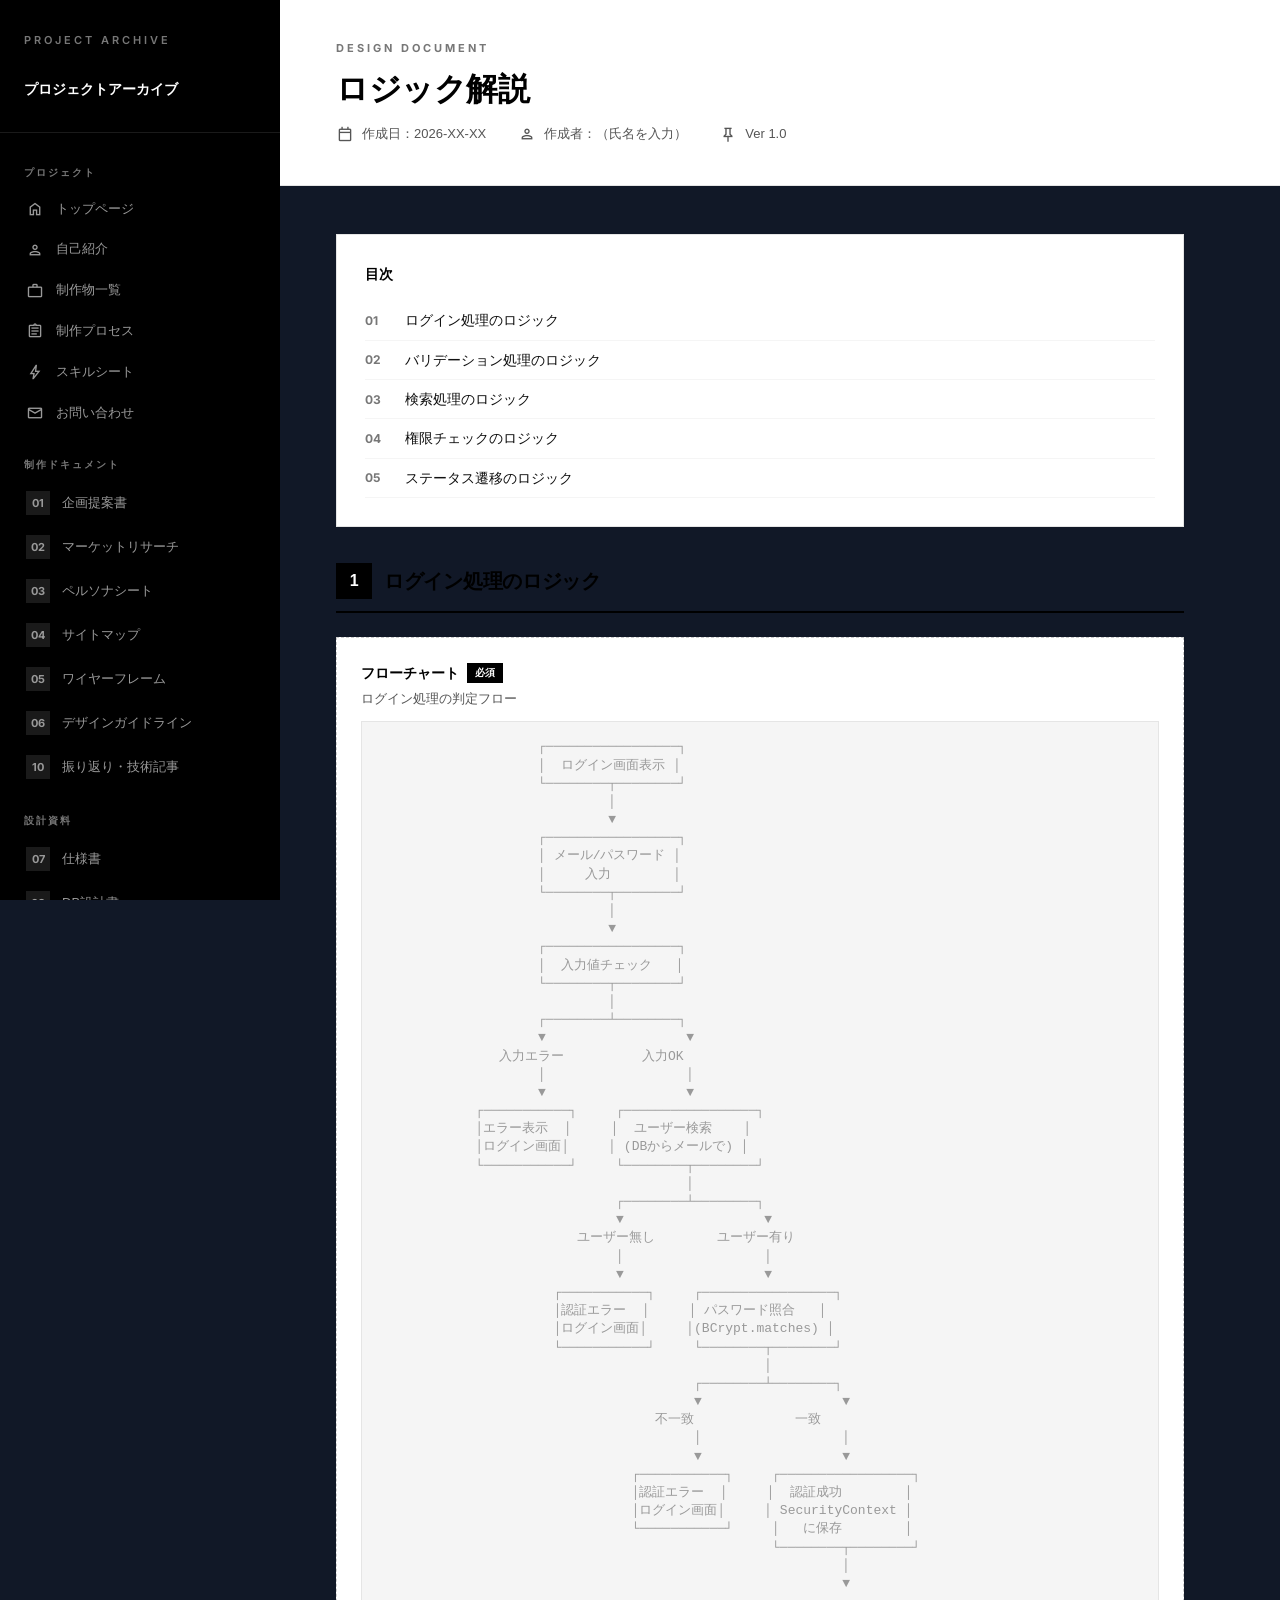
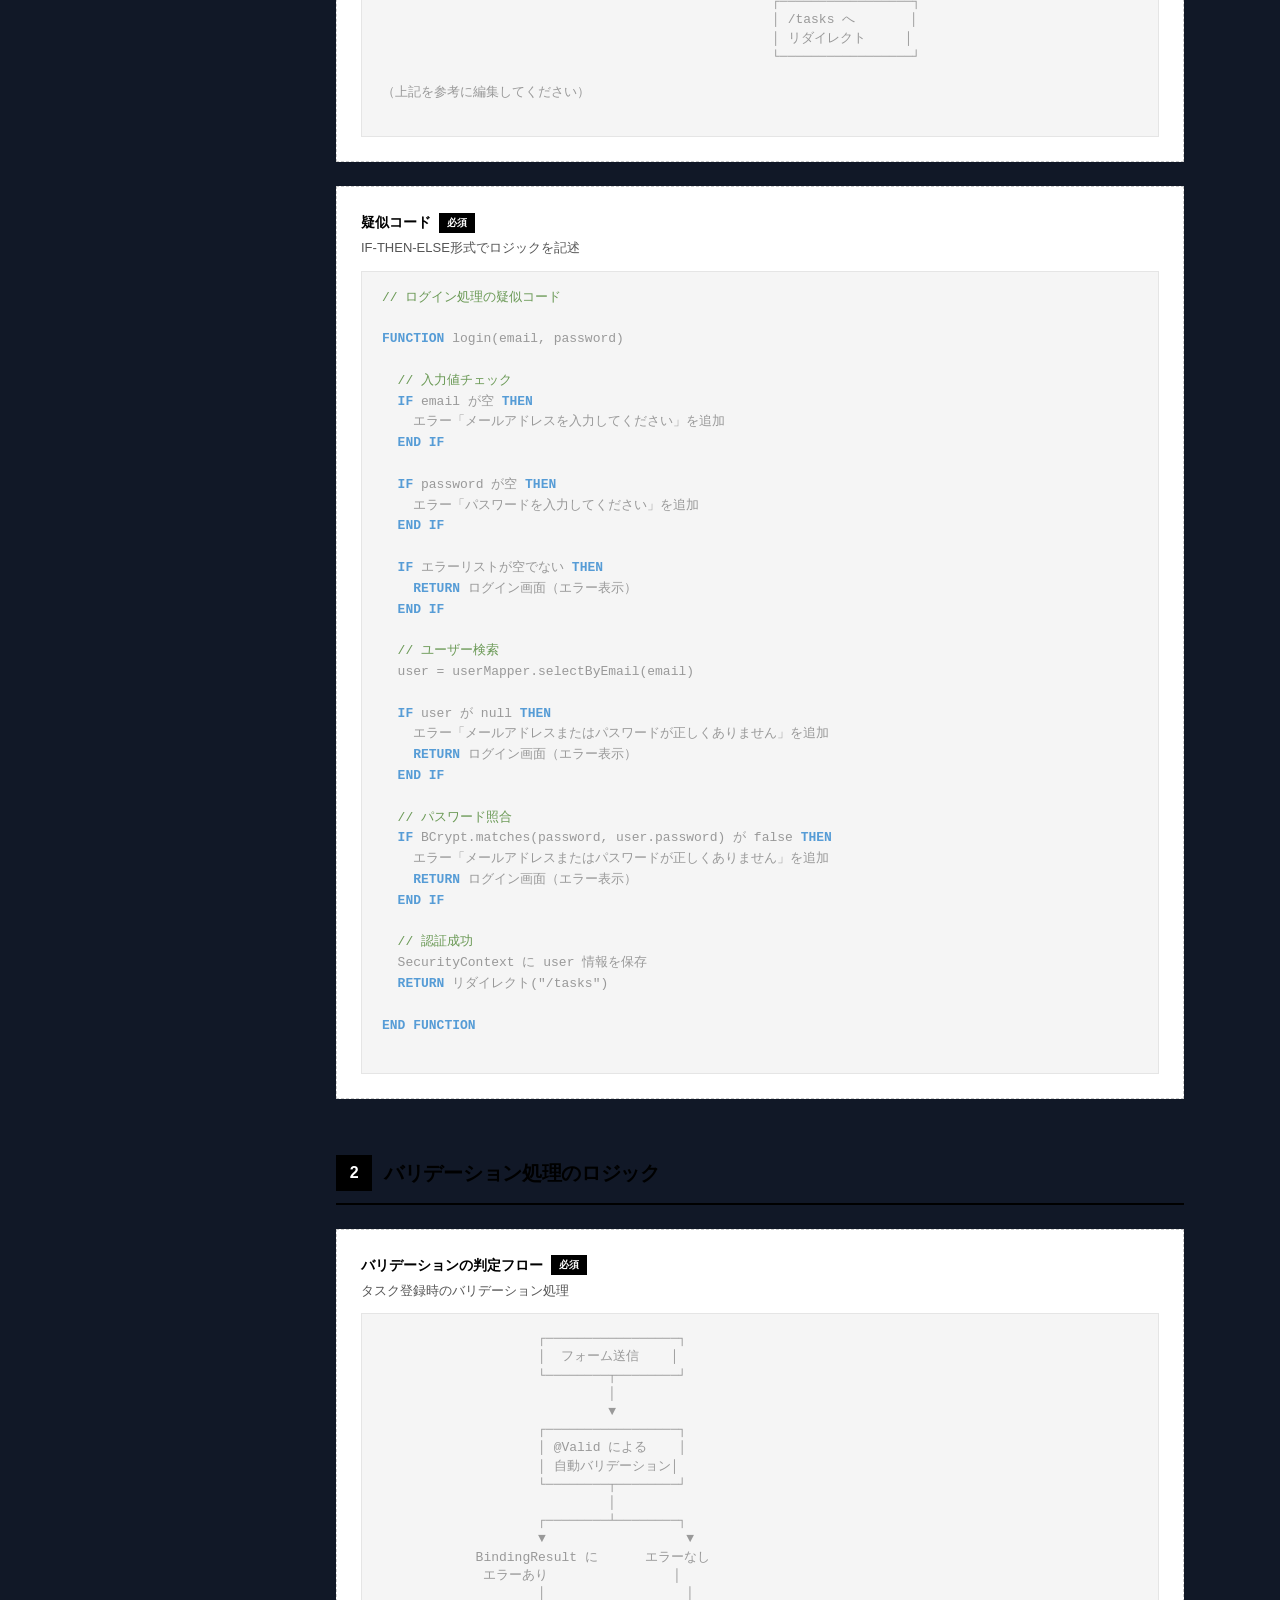
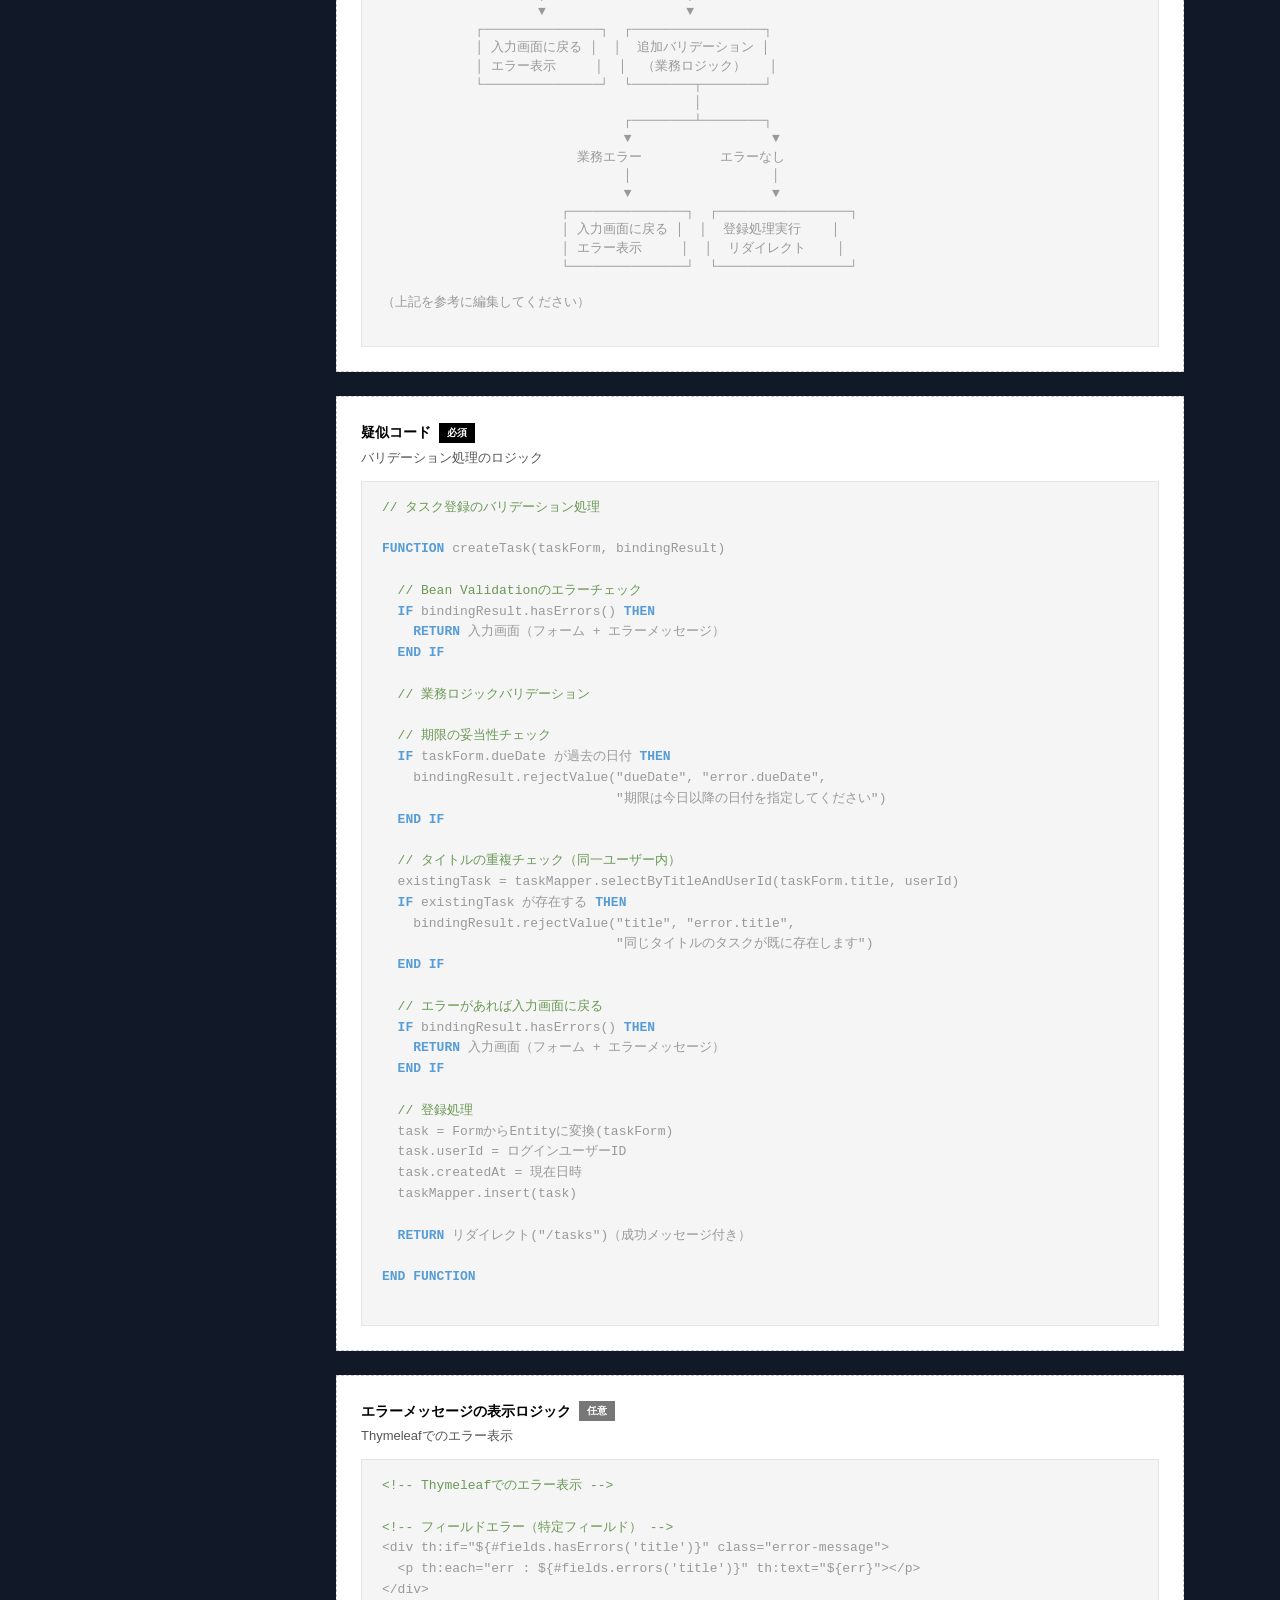
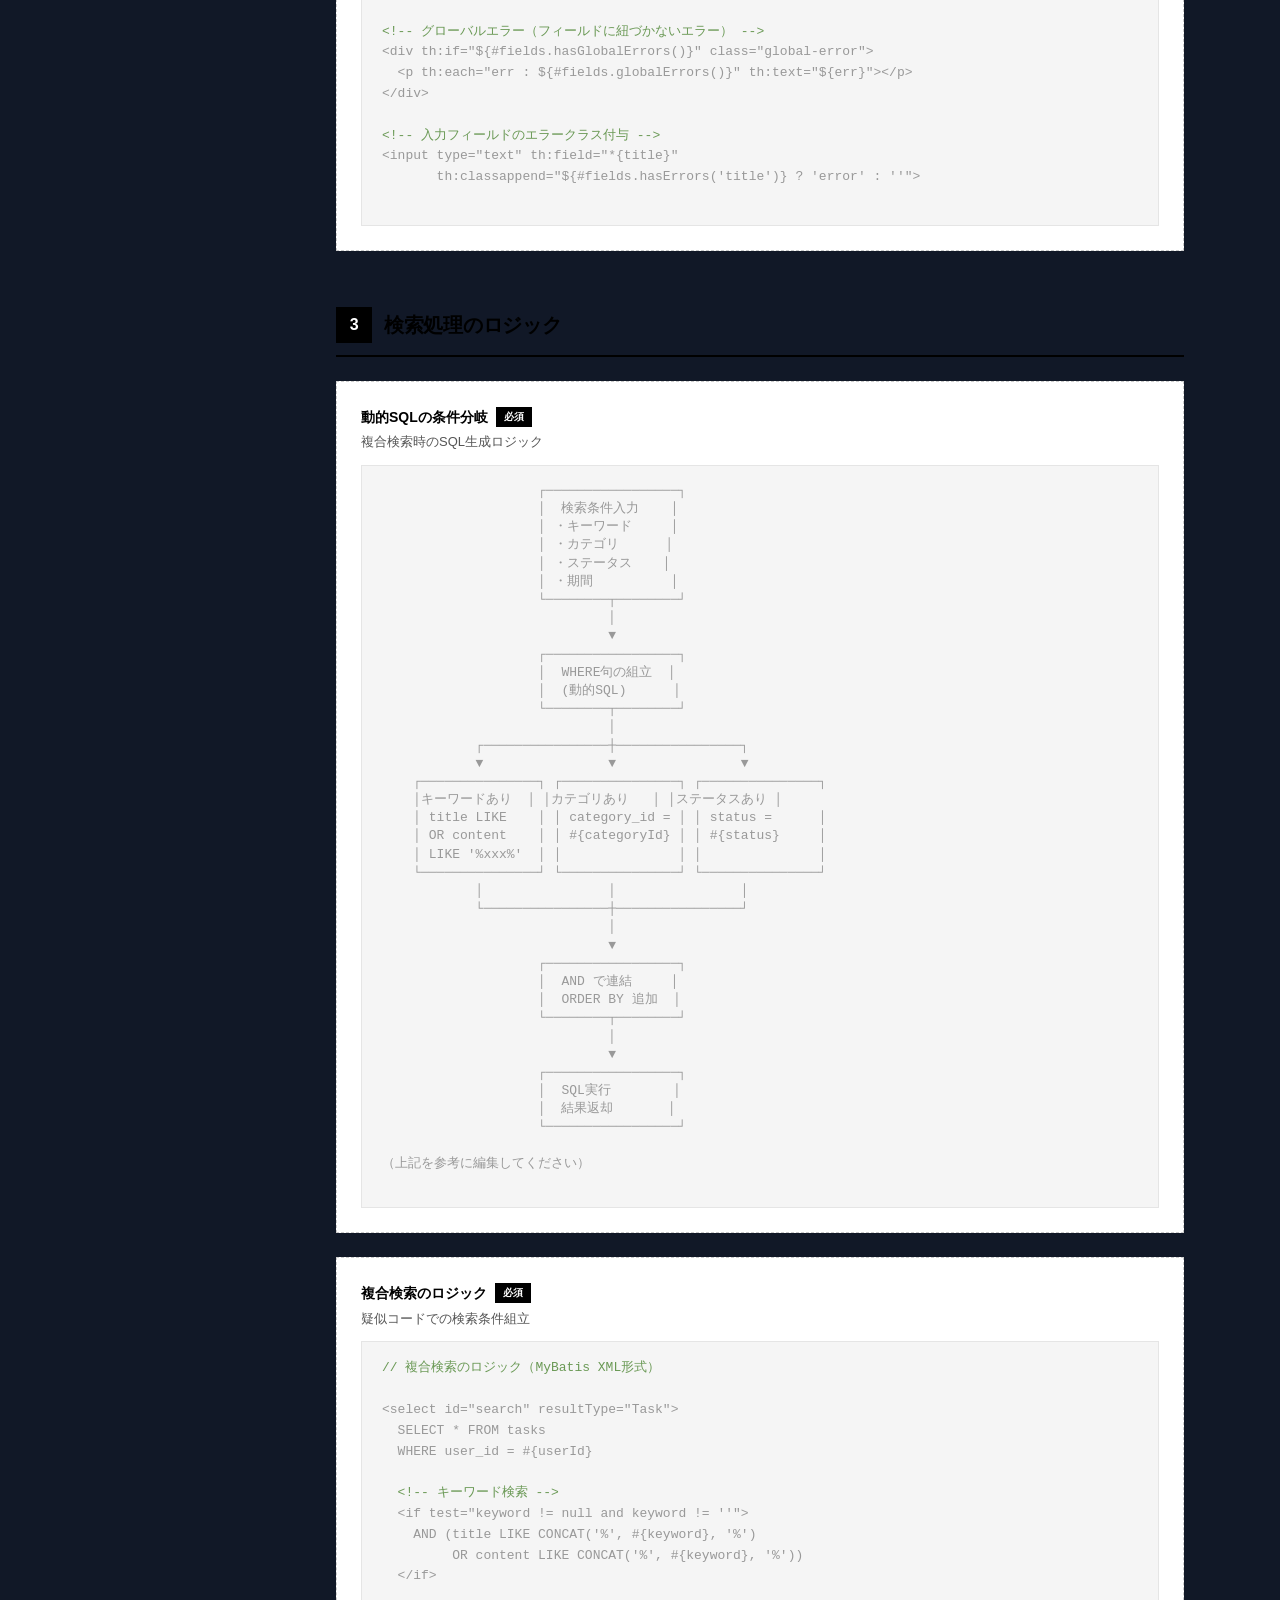
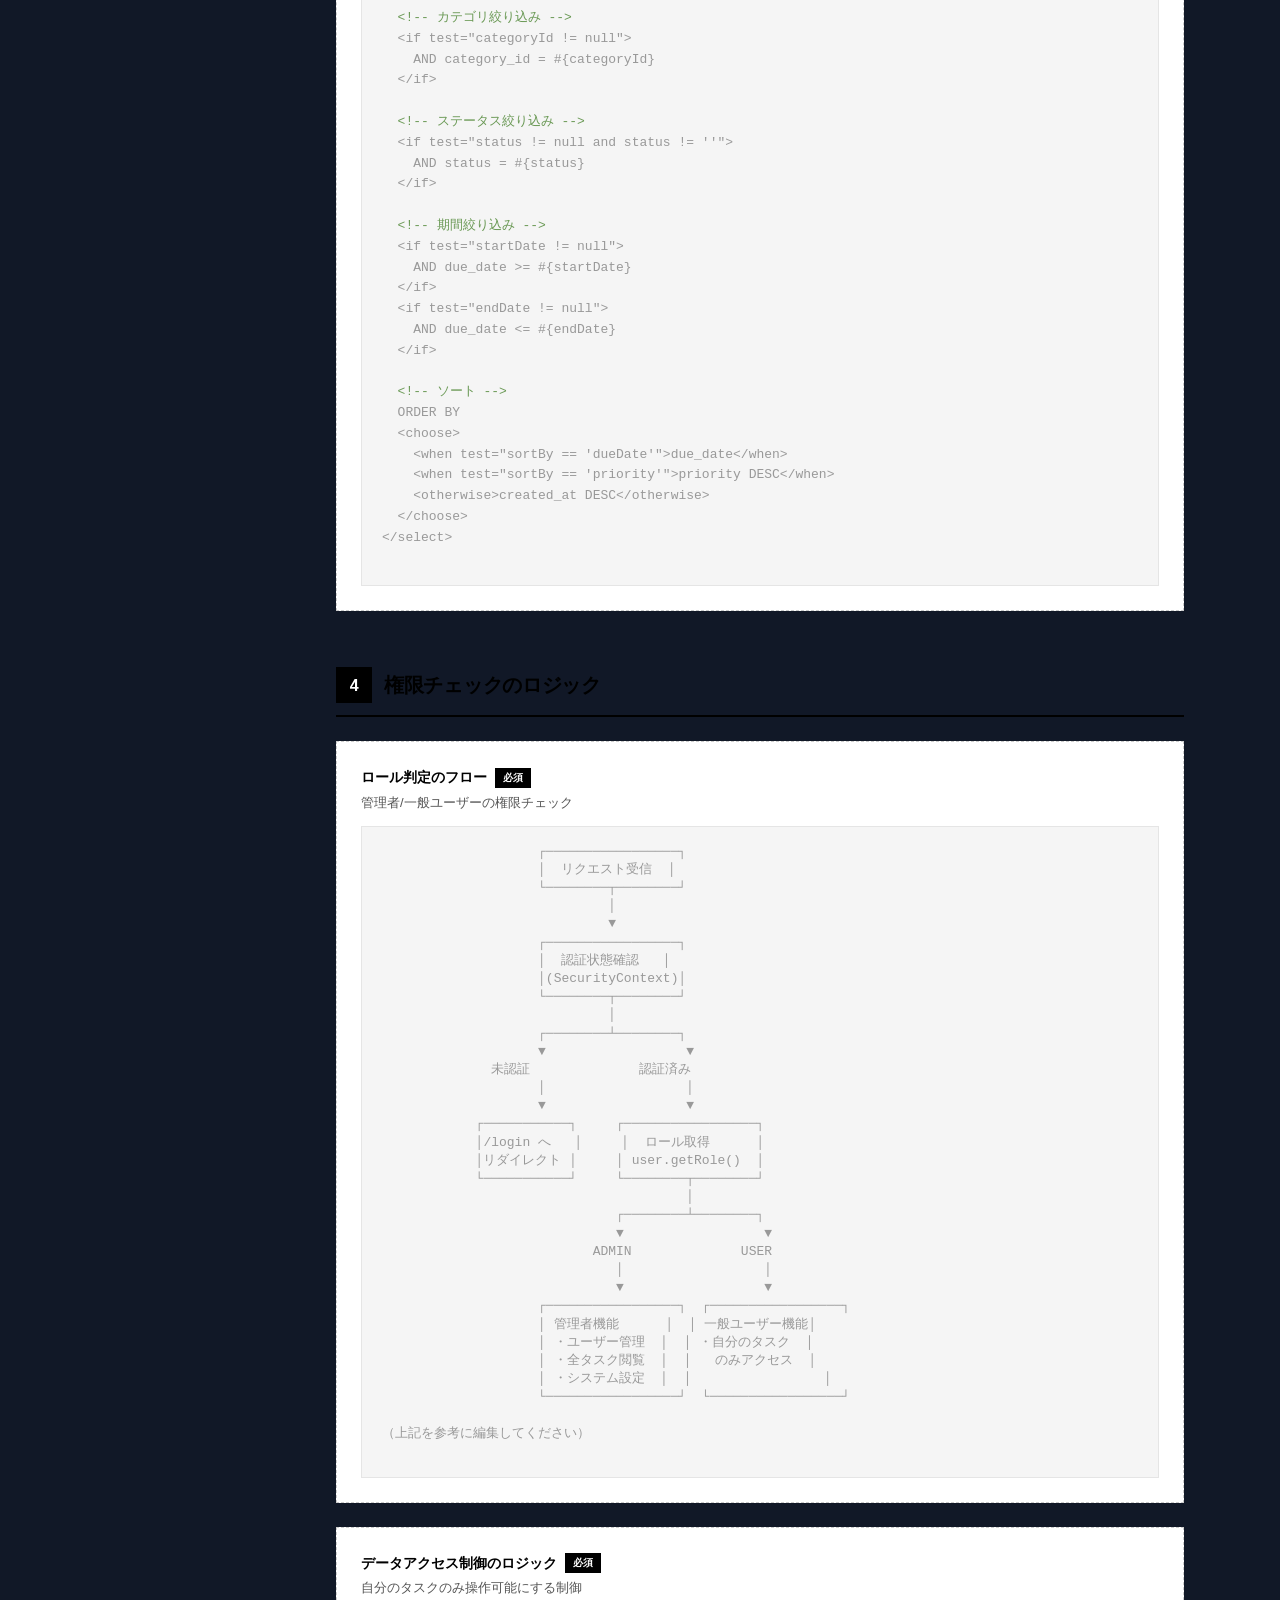
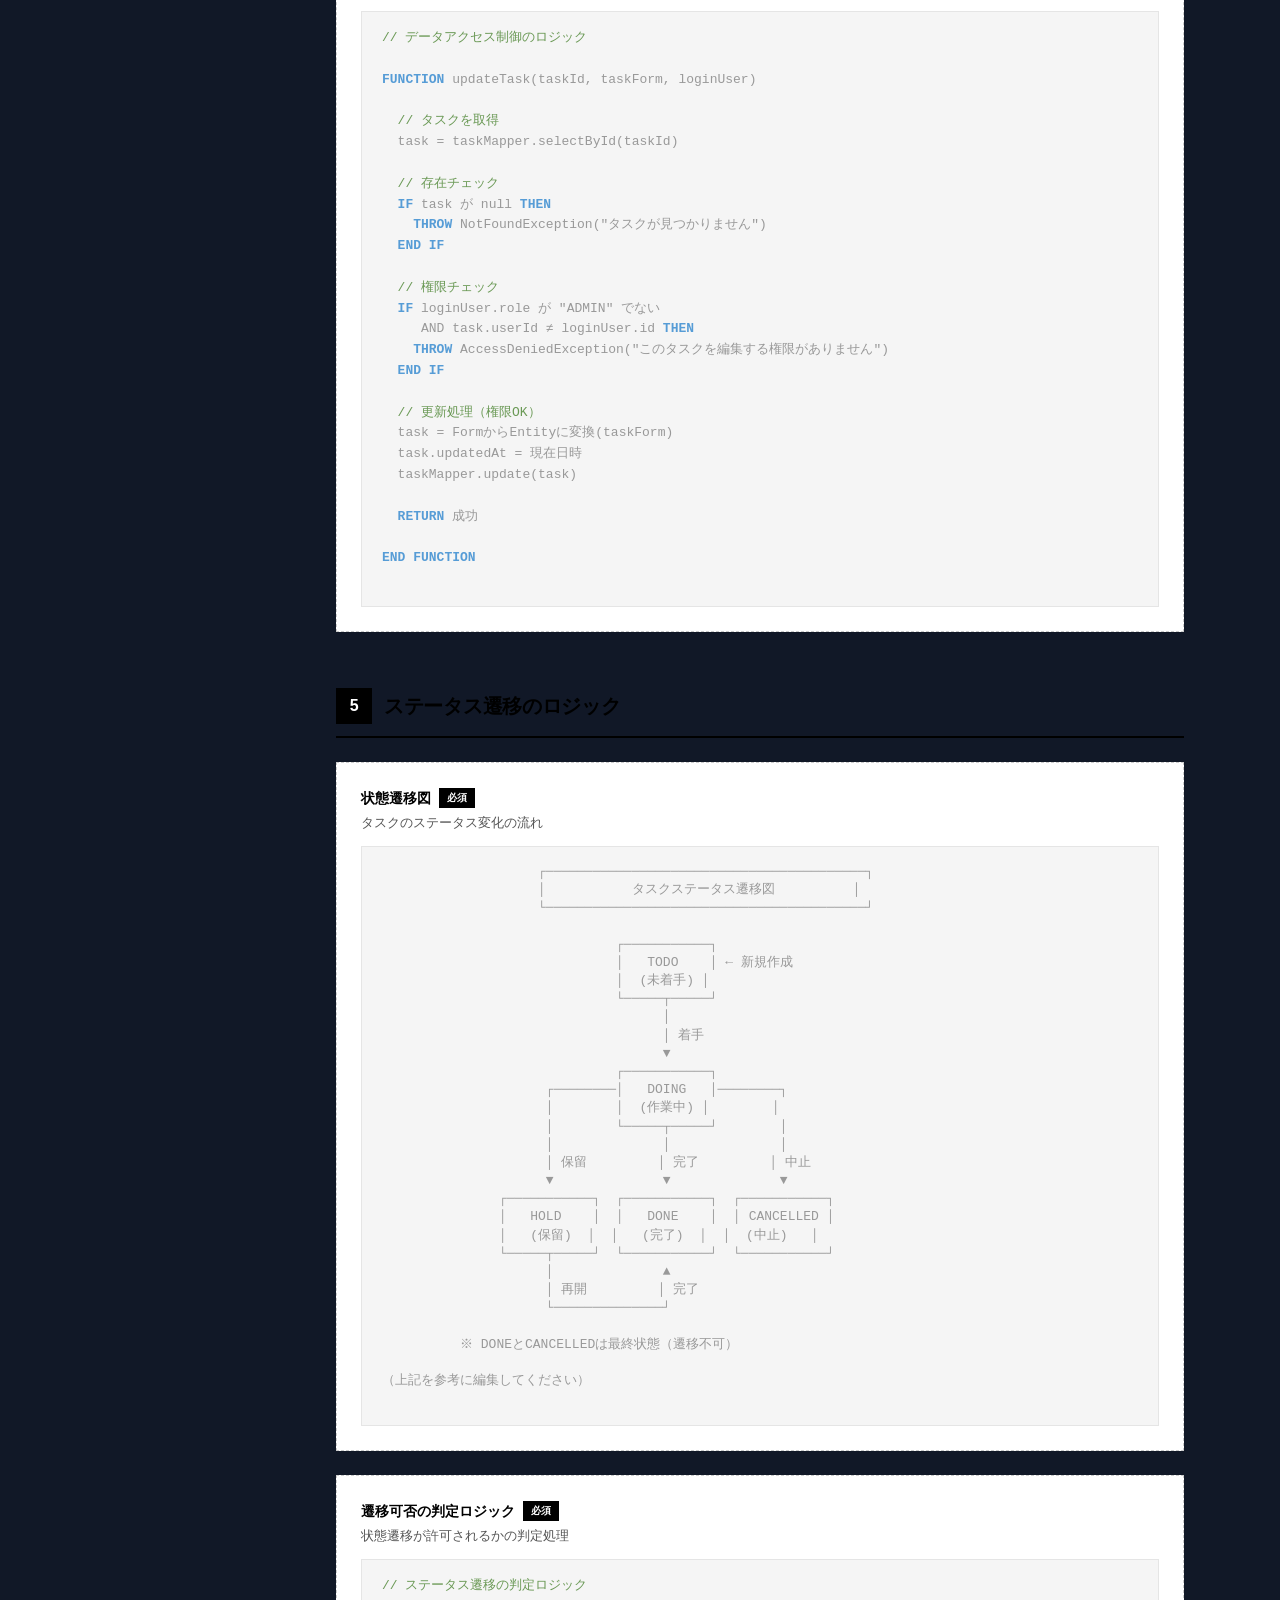
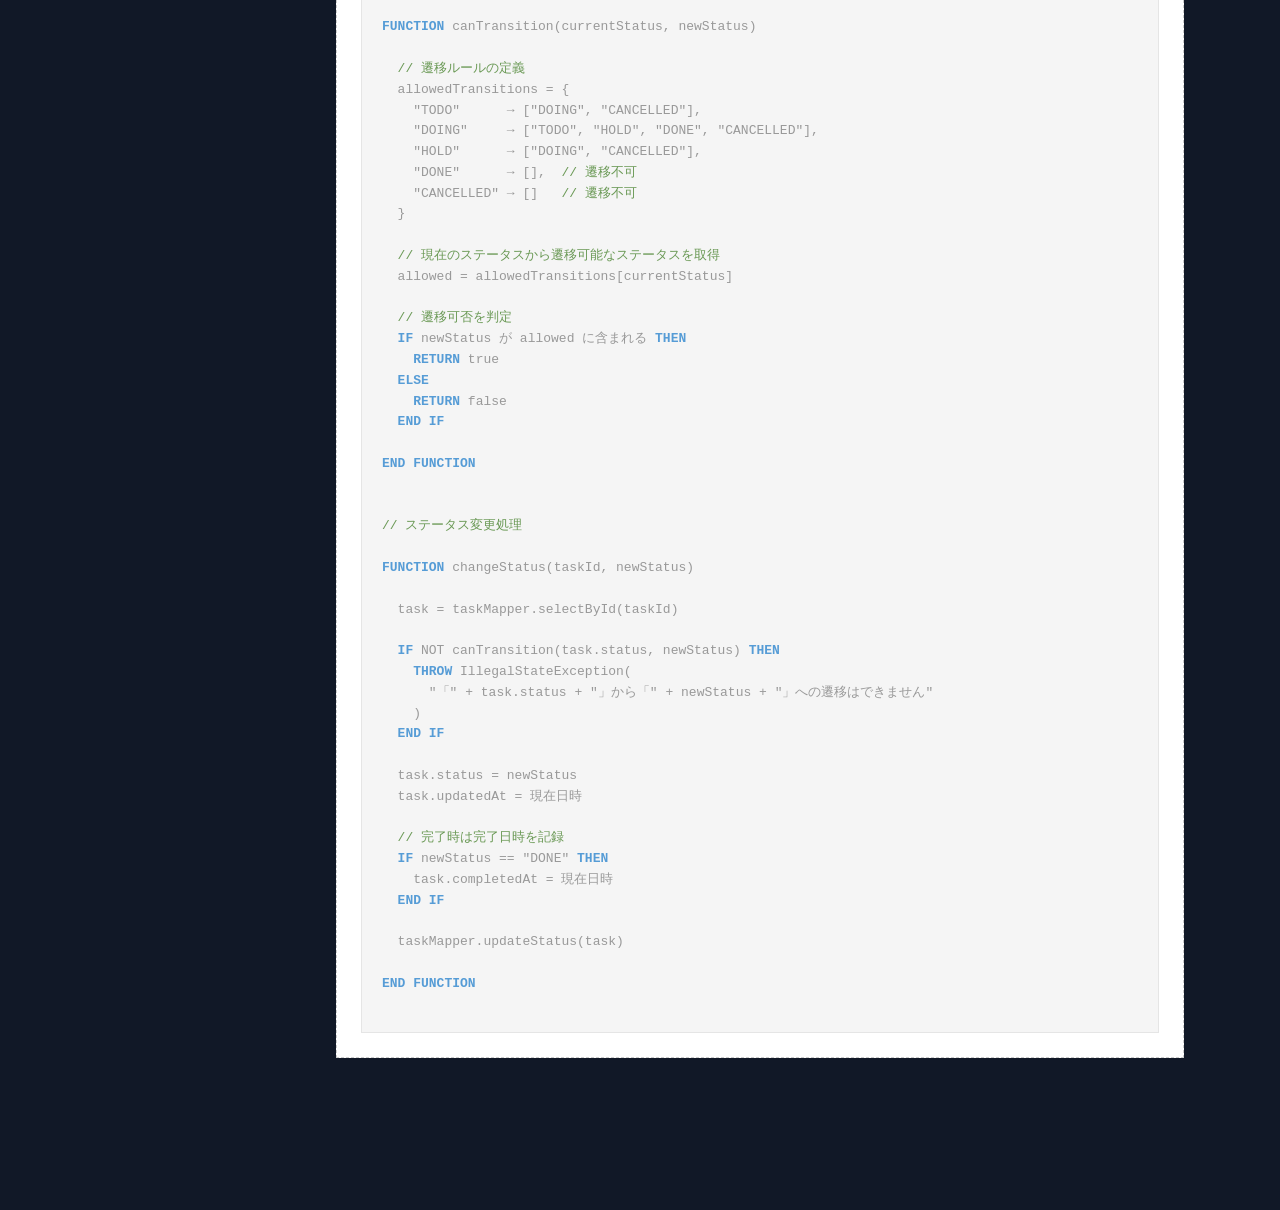
<file: design/logic-explanation.html>
<!DOCTYPE html>
<html lang="ja">

<head>
  <meta charset="UTF-8">
  <meta name="viewport" content="width=device-width, initial-scale=1.0">
  <title>ロジック解説 - プロジェクトアーカイブ</title>
  <link rel="stylesheet"
    href="https://fonts.googleapis.com/css2?family=Material+Symbols+Outlined:opsz,wght,FILL,GRAD@20..48,100..700,0..1,-50..200">
  <link rel="stylesheet" href="../css/style.css">
</head>

<body>
  <button class="hamburger" aria-label="メニュー">
    <span></span><span></span><span></span>
  </button>

  <div class="page-wrapper">
    <aside class="sidebar" data-nav-level="design"></aside>

    <main class="main-content">
      <header class="doc-header">
        <div class="doc-category">DESIGN DOCUMENT</div>
        <h1 class="doc-title">ロジック解説</h1>
        <div class="doc-meta">
          <span><span class="material-symbols-outlined icon-sm">calendar_today</span> 作成日：2026-XX-XX</span>
          <span><span class="material-symbols-outlined icon-sm">person</span> 作成者：（氏名を入力）</span>
          <span><span class="material-symbols-outlined icon-sm">push_pin</span> Ver 1.0</span>
        </div>
      </header>

      <div class="doc-body">

        <div class="toc">
          <div class="toc-title">目次</div>
          <ol class="toc-list">
            <li><a href="#sec1">ログイン処理のロジック</a></li>
            <li><a href="#sec2">バリデーション処理のロジック</a></li>
            <li><a href="#sec3">検索処理のロジック</a></li>
            <li><a href="#sec4">権限チェックのロジック</a></li>
            <li><a href="#sec5">ステータス遷移のロジック</a></li>
          </ol>
        </div>

        <section class="section" id="sec1">
          <h2 class="section-title"><span class="section-icon">1</span> ログイン処理のロジック</h2>

          <div class="fill-block">
            <div class="fill-label">フローチャート <span class="required">必須</span></div>
            <div class="fill-hint">ログイン処理の判定フロー</div>
            <div class="fill-content">
              <div class="ascii-diagram">
                <pre>
                    ┌─────────────────┐
                    │  ログイン画面表示 │
                    └────────┬────────┘
                             │
                             ▼
                    ┌─────────────────┐
                    │ メール/パスワード │
                    │     入力        │
                    └────────┬────────┘
                             │
                             ▼
                    ┌─────────────────┐
                    │  入力値チェック   │
                    └────────┬────────┘
                             │
                    ┌────────┴────────┐
                    ▼                  ▼
               入力エラー          入力OK
                    │                  │
                    ▼                  ▼
            ┌───────────┐     ┌─────────────────┐
            │エラー表示  │     │  ユーザー検索    │
            │ログイン画面│     │ (DBからメールで) │
            └───────────┘     └────────┬────────┘
                                       │
                              ┌────────┴────────┐
                              ▼                  ▼
                         ユーザー無し        ユーザー有り
                              │                  │
                              ▼                  ▼
                      ┌───────────┐     ┌─────────────────┐
                      │認証エラー  │     │ パスワード照合   │
                      │ログイン画面│     │(BCrypt.matches) │
                      └───────────┘     └────────┬────────┘
                                                 │
                                        ┌────────┴────────┐
                                        ▼                  ▼
                                   不一致             一致
                                        │                  │
                                        ▼                  ▼
                                ┌───────────┐     ┌─────────────────┐
                                │認証エラー  │     │  認証成功        │
                                │ログイン画面│     │ SecurityContext │
                                └───────────┘     │   に保存        │
                                                  └────────┬────────┘
                                                           │
                                                           ▼
                                                  ┌─────────────────┐
                                                  │ /tasks へ       │
                                                  │ リダイレクト     │
                                                  └─────────────────┘

（上記を参考に編集してください）
                </pre>
              </div>
            </div>
          </div>

          <div class="fill-block">
            <div class="fill-label">疑似コード <span class="required">必須</span></div>
            <div class="fill-hint">IF-THEN-ELSE形式でロジックを記述</div>
            <div class="fill-content">
              <div class="code-block">
                <pre>
<span class="comment">// ログイン処理の疑似コード</span>

<span class="keyword">FUNCTION</span> login(email, password)

  <span class="comment">// 入力値チェック</span>
  <span class="keyword">IF</span> email が空 <span class="keyword">THEN</span>
    エラー「メールアドレスを入力してください」を追加
  <span class="keyword">END IF</span>

  <span class="keyword">IF</span> password が空 <span class="keyword">THEN</span>
    エラー「パスワードを入力してください」を追加
  <span class="keyword">END IF</span>

  <span class="keyword">IF</span> エラーリストが空でない <span class="keyword">THEN</span>
    <span class="keyword">RETURN</span> ログイン画面（エラー表示）
  <span class="keyword">END IF</span>

  <span class="comment">// ユーザー検索</span>
  user = userMapper.selectByEmail(email)

  <span class="keyword">IF</span> user が null <span class="keyword">THEN</span>
    エラー「メールアドレスまたはパスワードが正しくありません」を追加
    <span class="keyword">RETURN</span> ログイン画面（エラー表示）
  <span class="keyword">END IF</span>

  <span class="comment">// パスワード照合</span>
  <span class="keyword">IF</span> BCrypt.matches(password, user.password) が false <span class="keyword">THEN</span>
    エラー「メールアドレスまたはパスワードが正しくありません」を追加
    <span class="keyword">RETURN</span> ログイン画面（エラー表示）
  <span class="keyword">END IF</span>

  <span class="comment">// 認証成功</span>
  SecurityContext に user 情報を保存
  <span class="keyword">RETURN</span> リダイレクト("/tasks")

<span class="keyword">END FUNCTION</span>
                </pre>
              </div>
            </div>
          </div>
        </section>

        <section class="section" id="sec2">
          <h2 class="section-title"><span class="section-icon">2</span> バリデーション処理のロジック</h2>

          <div class="fill-block">
            <div class="fill-label">バリデーションの判定フロー <span class="required">必須</span></div>
            <div class="fill-hint">タスク登録時のバリデーション処理</div>
            <div class="fill-content">
              <div class="ascii-diagram">
                <pre>
                    ┌─────────────────┐
                    │  フォーム送信    │
                    └────────┬────────┘
                             │
                             ▼
                    ┌─────────────────┐
                    │ @Valid による    │
                    │ 自動バリデーション│
                    └────────┬────────┘
                             │
                    ┌────────┴────────┐
                    ▼                  ▼
            BindingResult に      エラーなし
             エラーあり                │
                    │                  │
                    ▼                  ▼
            ┌───────────────┐  ┌─────────────────┐
            │ 入力画面に戻る │  │  追加バリデーション │
            │ エラー表示     │  │  （業務ロジック）   │
            └───────────────┘  └────────┬────────┘
                                        │
                               ┌────────┴────────┐
                               ▼                  ▼
                         業務エラー          エラーなし
                               │                  │
                               ▼                  ▼
                       ┌───────────────┐  ┌─────────────────┐
                       │ 入力画面に戻る │  │  登録処理実行    │
                       │ エラー表示     │  │  リダイレクト    │
                       └───────────────┘  └─────────────────┘

（上記を参考に編集してください）
                </pre>
              </div>
            </div>
          </div>

          <div class="fill-block">
            <div class="fill-label">疑似コード <span class="required">必須</span></div>
            <div class="fill-hint">バリデーション処理のロジック</div>
            <div class="fill-content">
              <div class="code-block">
                <pre>
<span class="comment">// タスク登録のバリデーション処理</span>

<span class="keyword">FUNCTION</span> createTask(taskForm, bindingResult)

  <span class="comment">// Bean Validationのエラーチェック</span>
  <span class="keyword">IF</span> bindingResult.hasErrors() <span class="keyword">THEN</span>
    <span class="keyword">RETURN</span> 入力画面（フォーム + エラーメッセージ）
  <span class="keyword">END IF</span>

  <span class="comment">// 業務ロジックバリデーション</span>

  <span class="comment">// 期限の妥当性チェック</span>
  <span class="keyword">IF</span> taskForm.dueDate が過去の日付 <span class="keyword">THEN</span>
    bindingResult.rejectValue("dueDate", "error.dueDate",
                              "期限は今日以降の日付を指定してください")
  <span class="keyword">END IF</span>

  <span class="comment">// タイトルの重複チェック（同一ユーザー内）</span>
  existingTask = taskMapper.selectByTitleAndUserId(taskForm.title, userId)
  <span class="keyword">IF</span> existingTask が存在する <span class="keyword">THEN</span>
    bindingResult.rejectValue("title", "error.title",
                              "同じタイトルのタスクが既に存在します")
  <span class="keyword">END IF</span>

  <span class="comment">// エラーがあれば入力画面に戻る</span>
  <span class="keyword">IF</span> bindingResult.hasErrors() <span class="keyword">THEN</span>
    <span class="keyword">RETURN</span> 入力画面（フォーム + エラーメッセージ）
  <span class="keyword">END IF</span>

  <span class="comment">// 登録処理</span>
  task = FormからEntityに変換(taskForm)
  task.userId = ログインユーザーID
  task.createdAt = 現在日時
  taskMapper.insert(task)

  <span class="keyword">RETURN</span> リダイレクト("/tasks")（成功メッセージ付き）

<span class="keyword">END FUNCTION</span>
                </pre>
              </div>
            </div>
          </div>

          <div class="fill-block">
            <div class="fill-label">エラーメッセージの表示ロジック <span class="optional">任意</span></div>
            <div class="fill-hint">Thymeleafでのエラー表示</div>
            <div class="fill-content">
              <div class="code-block">
                <pre>
<span class="comment">&lt;!-- Thymeleafでのエラー表示 --&gt;</span>

<span class="comment">&lt;!-- フィールドエラー（特定フィールド） --&gt;</span>
&lt;div th:if="${#fields.hasErrors('title')}" class="error-message"&gt;
  &lt;p th:each="err : ${#fields.errors('title')}" th:text="${err}"&gt;&lt;/p&gt;
&lt;/div&gt;

<span class="comment">&lt;!-- グローバルエラー（フィールドに紐づかないエラー） --&gt;</span>
&lt;div th:if="${#fields.hasGlobalErrors()}" class="global-error"&gt;
  &lt;p th:each="err : ${#fields.globalErrors()}" th:text="${err}"&gt;&lt;/p&gt;
&lt;/div&gt;

<span class="comment">&lt;!-- 入力フィールドのエラークラス付与 --&gt;</span>
&lt;input type="text" th:field="*{title}"
       th:classappend="${#fields.hasErrors('title')} ? 'error' : ''"&gt;
                </pre>
              </div>
            </div>
          </div>
        </section>

        <section class="section" id="sec3">
          <h2 class="section-title"><span class="section-icon">3</span> 検索処理のロジック</h2>

          <div class="fill-block">
            <div class="fill-label">動的SQLの条件分岐 <span class="required">必須</span></div>
            <div class="fill-hint">複合検索時のSQL生成ロジック</div>
            <div class="fill-content">
              <div class="ascii-diagram">
                <pre>
                    ┌─────────────────┐
                    │  検索条件入力    │
                    │ ・キーワード     │
                    │ ・カテゴリ      │
                    │ ・ステータス    │
                    │ ・期間          │
                    └────────┬────────┘
                             │
                             ▼
                    ┌─────────────────┐
                    │  WHERE句の組立  │
                    │  (動的SQL)      │
                    └────────┬────────┘
                             │
            ┌────────────────┼────────────────┐
            ▼                ▼                ▼
    ┌───────────────┐ ┌───────────────┐ ┌───────────────┐
    │キーワードあり  │ │カテゴリあり   │ │ステータスあり │
    │ title LIKE    │ │ category_id = │ │ status =      │
    │ OR content    │ │ #{categoryId} │ │ #{status}     │
    │ LIKE '%xxx%'  │ │               │ │               │
    └───────────────┘ └───────────────┘ └───────────────┘
            │                │                │
            └────────────────┼────────────────┘
                             │
                             ▼
                    ┌─────────────────┐
                    │  AND で連結     │
                    │  ORDER BY 追加  │
                    └────────┬────────┘
                             │
                             ▼
                    ┌─────────────────┐
                    │  SQL実行        │
                    │  結果返却       │
                    └─────────────────┘

（上記を参考に編集してください）
                </pre>
              </div>
            </div>
          </div>

          <div class="fill-block">
            <div class="fill-label">複合検索のロジック <span class="required">必須</span></div>
            <div class="fill-hint">疑似コードでの検索条件組立</div>
            <div class="fill-content">
              <div class="code-block">
                <pre>
<span class="comment">// 複合検索のロジック（MyBatis XML形式）</span>

&lt;select id="search" resultType="Task"&gt;
  SELECT * FROM tasks
  WHERE user_id = #{userId}

  <span class="comment">&lt;!-- キーワード検索 --&gt;</span>
  &lt;if test="keyword != null and keyword != ''"&gt;
    AND (title LIKE CONCAT('%', #{keyword}, '%')
         OR content LIKE CONCAT('%', #{keyword}, '%'))
  &lt;/if&gt;

  <span class="comment">&lt;!-- カテゴリ絞り込み --&gt;</span>
  &lt;if test="categoryId != null"&gt;
    AND category_id = #{categoryId}
  &lt;/if&gt;

  <span class="comment">&lt;!-- ステータス絞り込み --&gt;</span>
  &lt;if test="status != null and status != ''"&gt;
    AND status = #{status}
  &lt;/if&gt;

  <span class="comment">&lt;!-- 期間絞り込み --&gt;</span>
  &lt;if test="startDate != null"&gt;
    AND due_date &gt;= #{startDate}
  &lt;/if&gt;
  &lt;if test="endDate != null"&gt;
    AND due_date &lt;= #{endDate}
  &lt;/if&gt;

  <span class="comment">&lt;!-- ソート --&gt;</span>
  ORDER BY
  &lt;choose&gt;
    &lt;when test="sortBy == 'dueDate'"&gt;due_date&lt;/when&gt;
    &lt;when test="sortBy == 'priority'"&gt;priority DESC&lt;/when&gt;
    &lt;otherwise&gt;created_at DESC&lt;/otherwise&gt;
  &lt;/choose&gt;
&lt;/select&gt;
                </pre>
              </div>
            </div>
          </div>
        </section>

        <section class="section" id="sec4">
          <h2 class="section-title"><span class="section-icon">4</span> 権限チェックのロジック</h2>

          <div class="fill-block">
            <div class="fill-label">ロール判定のフロー <span class="required">必須</span></div>
            <div class="fill-hint">管理者/一般ユーザーの権限チェック</div>
            <div class="fill-content">
              <div class="ascii-diagram">
                <pre>
                    ┌─────────────────┐
                    │  リクエスト受信  │
                    └────────┬────────┘
                             │
                             ▼
                    ┌─────────────────┐
                    │  認証状態確認   │
                    │(SecurityContext)│
                    └────────┬────────┘
                             │
                    ┌────────┴────────┐
                    ▼                  ▼
              未認証              認証済み
                    │                  │
                    ▼                  ▼
            ┌───────────┐     ┌─────────────────┐
            │/login へ   │     │  ロール取得      │
            │リダイレクト │     │ user.getRole()  │
            └───────────┘     └────────┬────────┘
                                       │
                              ┌────────┴────────┐
                              ▼                  ▼
                           ADMIN              USER
                              │                  │
                              ▼                  ▼
                    ┌─────────────────┐  ┌─────────────────┐
                    │ 管理者機能      │  │ 一般ユーザー機能│
                    │ ・ユーザー管理  │  │ ・自分のタスク  │
                    │ ・全タスク閲覧  │  │   のみアクセス  │
                    │ ・システム設定  │  │                 │
                    └─────────────────┘  └─────────────────┘

（上記を参考に編集してください）
                </pre>
              </div>
            </div>
          </div>

          <div class="fill-block">
            <div class="fill-label">データアクセス制御のロジック <span class="required">必須</span></div>
            <div class="fill-hint">自分のタスクのみ操作可能にする制御</div>
            <div class="fill-content">
              <div class="code-block">
                <pre>
<span class="comment">// データアクセス制御のロジック</span>

<span class="keyword">FUNCTION</span> updateTask(taskId, taskForm, loginUser)

  <span class="comment">// タスクを取得</span>
  task = taskMapper.selectById(taskId)

  <span class="comment">// 存在チェック</span>
  <span class="keyword">IF</span> task が null <span class="keyword">THEN</span>
    <span class="keyword">THROW</span> NotFoundException("タスクが見つかりません")
  <span class="keyword">END IF</span>

  <span class="comment">// 権限チェック</span>
  <span class="keyword">IF</span> loginUser.role が "ADMIN" でない
     AND task.userId ≠ loginUser.id <span class="keyword">THEN</span>
    <span class="keyword">THROW</span> AccessDeniedException("このタスクを編集する権限がありません")
  <span class="keyword">END IF</span>

  <span class="comment">// 更新処理（権限OK）</span>
  task = FormからEntityに変換(taskForm)
  task.updatedAt = 現在日時
  taskMapper.update(task)

  <span class="keyword">RETURN</span> 成功

<span class="keyword">END FUNCTION</span>
                </pre>
              </div>
            </div>
          </div>
        </section>

        <section class="section" id="sec5">
          <h2 class="section-title"><span class="section-icon">5</span> ステータス遷移のロジック</h2>

          <div class="fill-block">
            <div class="fill-label">状態遷移図 <span class="required">必須</span></div>
            <div class="fill-hint">タスクのステータス変化の流れ</div>
            <div class="fill-content">
              <div class="ascii-diagram">
                <pre>
                    ┌─────────────────────────────────────────┐
                    │           タスクステータス遷移図          │
                    └─────────────────────────────────────────┘

                              ┌───────────┐
                              │   TODO    │ ← 新規作成
                              │  (未着手) │
                              └─────┬─────┘
                                    │
                                    │ 着手
                                    ▼
                              ┌───────────┐
                     ┌────────│   DOING   │────────┐
                     │        │  (作業中) │        │
                     │        └─────┬─────┘        │
                     │              │              │
                     │ 保留         │ 完了         │ 中止
                     ▼              ▼              ▼
               ┌───────────┐  ┌───────────┐  ┌───────────┐
               │   HOLD    │  │   DONE    │  │ CANCELLED │
               │   (保留)  │  │   (完了)  │  │  (中止)   │
               └─────┬─────┘  └───────────┘  └───────────┘
                     │              ▲
                     │ 再開         │ 完了
                     └──────────────┘

          ※ DONEとCANCELLEDは最終状態（遷移不可）

（上記を参考に編集してください）
                </pre>
              </div>
            </div>
          </div>

          <div class="fill-block">
            <div class="fill-label">遷移可否の判定ロジック <span class="required">必須</span></div>
            <div class="fill-hint">状態遷移が許可されるかの判定処理</div>
            <div class="fill-content">
              <div class="code-block">
                <pre>
<span class="comment">// ステータス遷移の判定ロジック</span>

<span class="keyword">FUNCTION</span> canTransition(currentStatus, newStatus)

  <span class="comment">// 遷移ルールの定義</span>
  allowedTransitions = {
    "TODO"      → ["DOING", "CANCELLED"],
    "DOING"     → ["TODO", "HOLD", "DONE", "CANCELLED"],
    "HOLD"      → ["DOING", "CANCELLED"],
    "DONE"      → [],  <span class="comment">// 遷移不可</span>
    "CANCELLED" → []   <span class="comment">// 遷移不可</span>
  }

  <span class="comment">// 現在のステータスから遷移可能なステータスを取得</span>
  allowed = allowedTransitions[currentStatus]

  <span class="comment">// 遷移可否を判定</span>
  <span class="keyword">IF</span> newStatus が allowed に含まれる <span class="keyword">THEN</span>
    <span class="keyword">RETURN</span> true
  <span class="keyword">ELSE</span>
    <span class="keyword">RETURN</span> false
  <span class="keyword">END IF</span>

<span class="keyword">END FUNCTION</span>


<span class="comment">// ステータス変更処理</span>

<span class="keyword">FUNCTION</span> changeStatus(taskId, newStatus)

  task = taskMapper.selectById(taskId)

  <span class="keyword">IF</span> NOT canTransition(task.status, newStatus) <span class="keyword">THEN</span>
    <span class="keyword">THROW</span> IllegalStateException(
      "「" + task.status + "」から「" + newStatus + "」への遷移はできません"
    )
  <span class="keyword">END IF</span>

  task.status = newStatus
  task.updatedAt = 現在日時

  <span class="comment">// 完了時は完了日時を記録</span>
  <span class="keyword">IF</span> newStatus == "DONE" <span class="keyword">THEN</span>
    task.completedAt = 現在日時
  <span class="keyword">END IF</span>

  taskMapper.updateStatus(task)

<span class="keyword">END FUNCTION</span>
                </pre>
              </div>
            </div>
          </div>
        </section>

      </div>
    </main>
  </div>

  <script src="../js/main.js"></script>
</body>

</html>
</file>
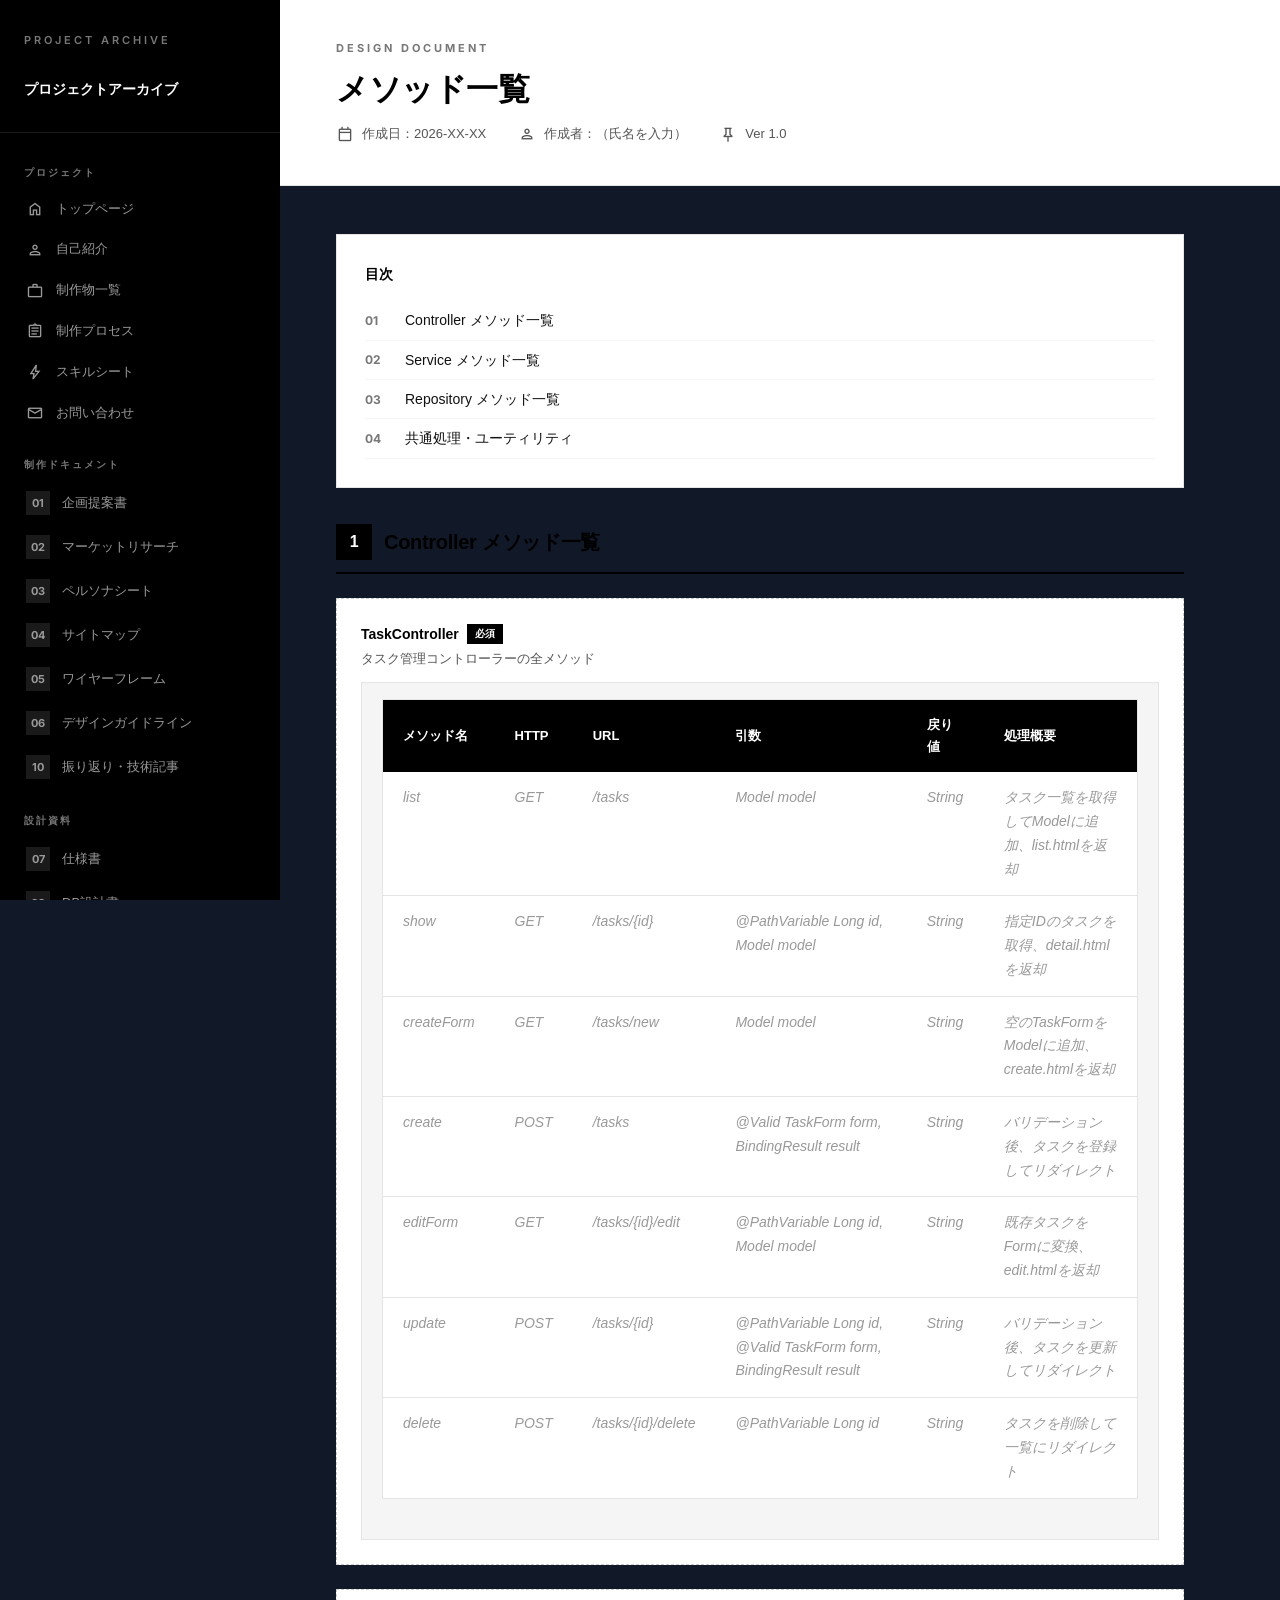
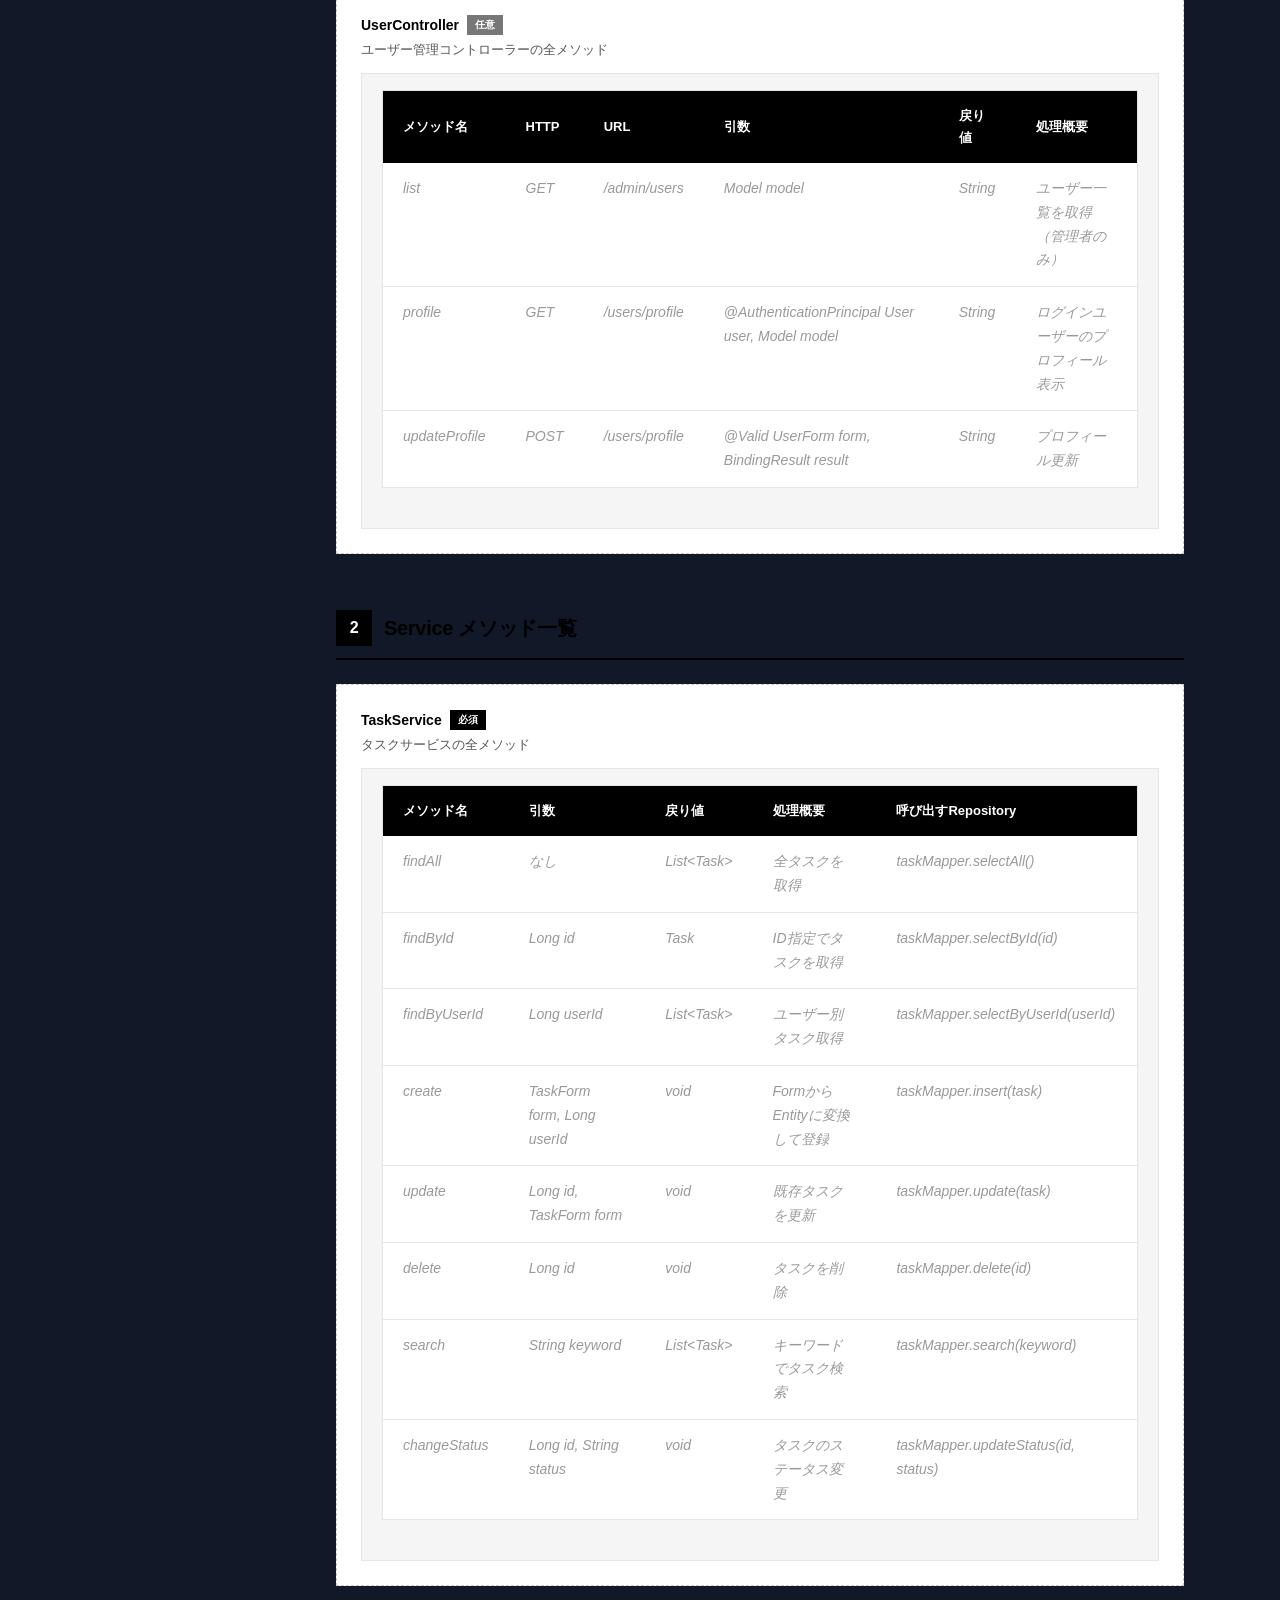
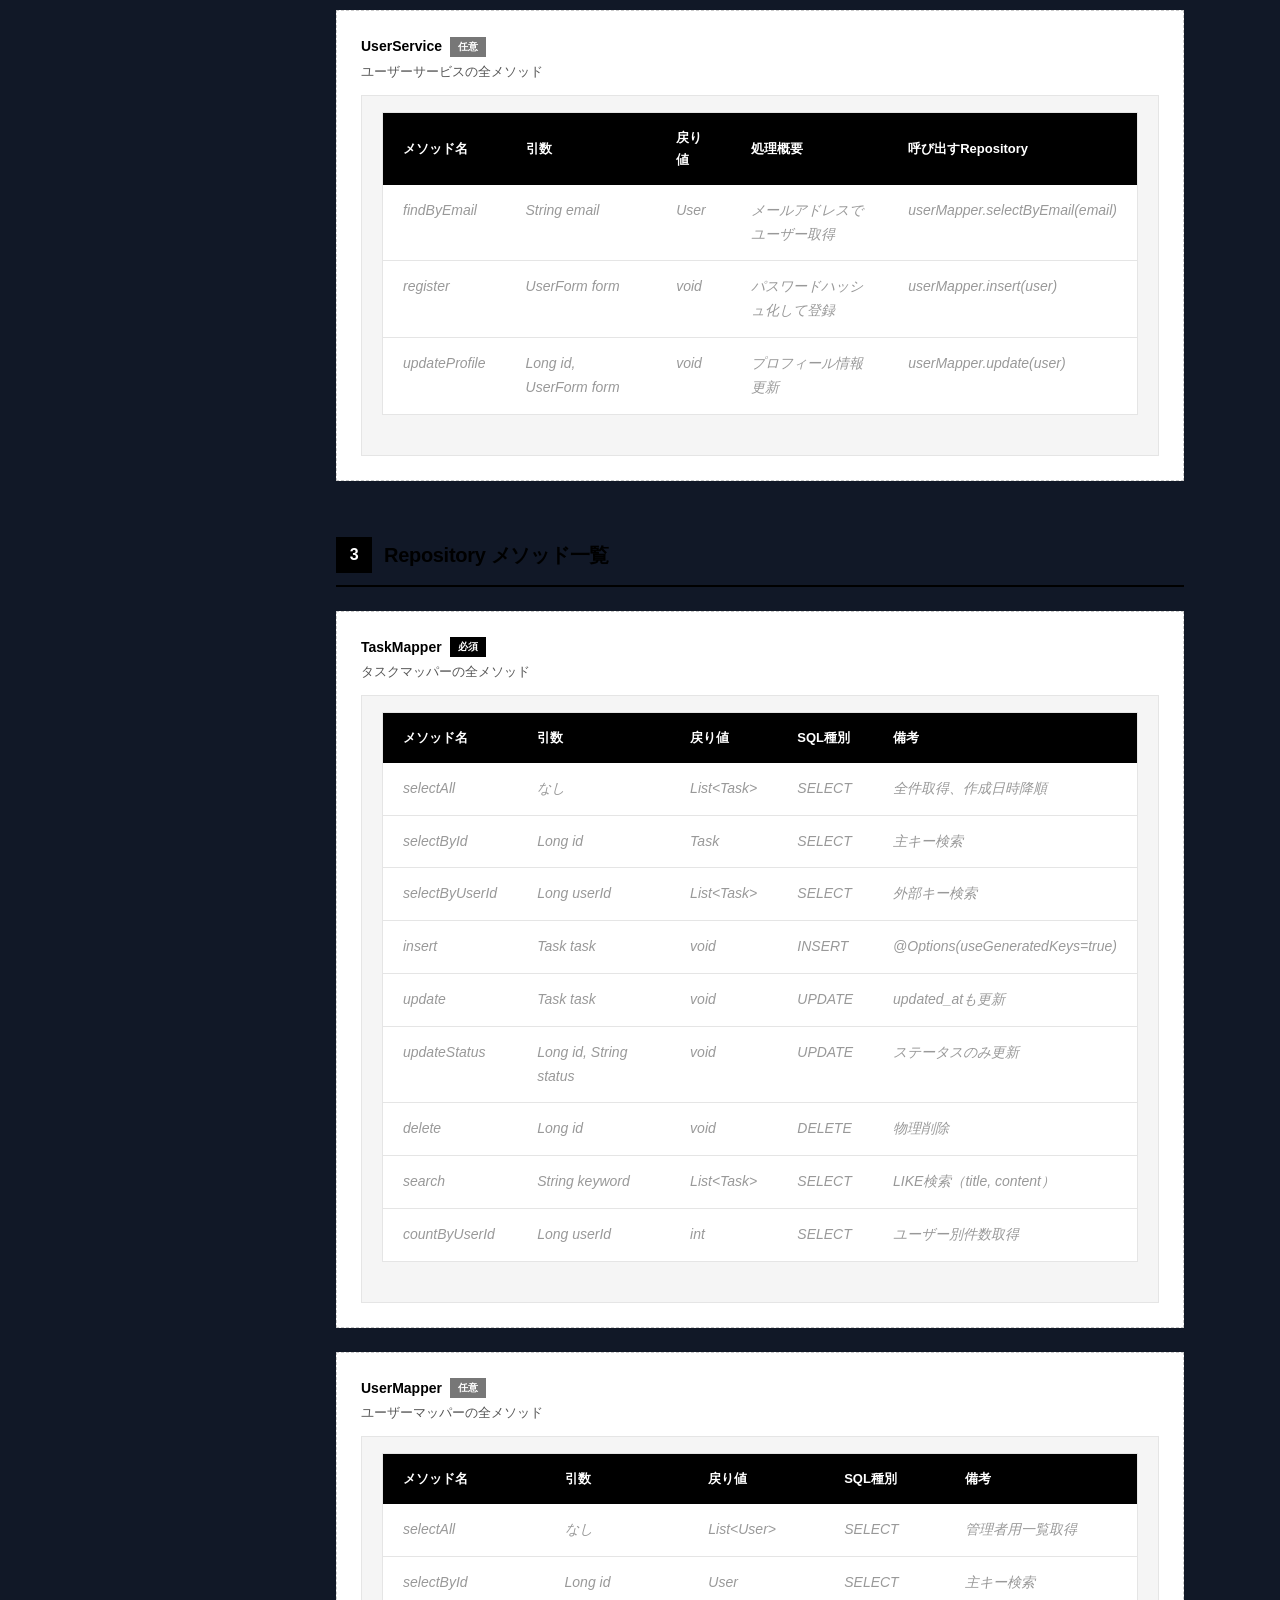
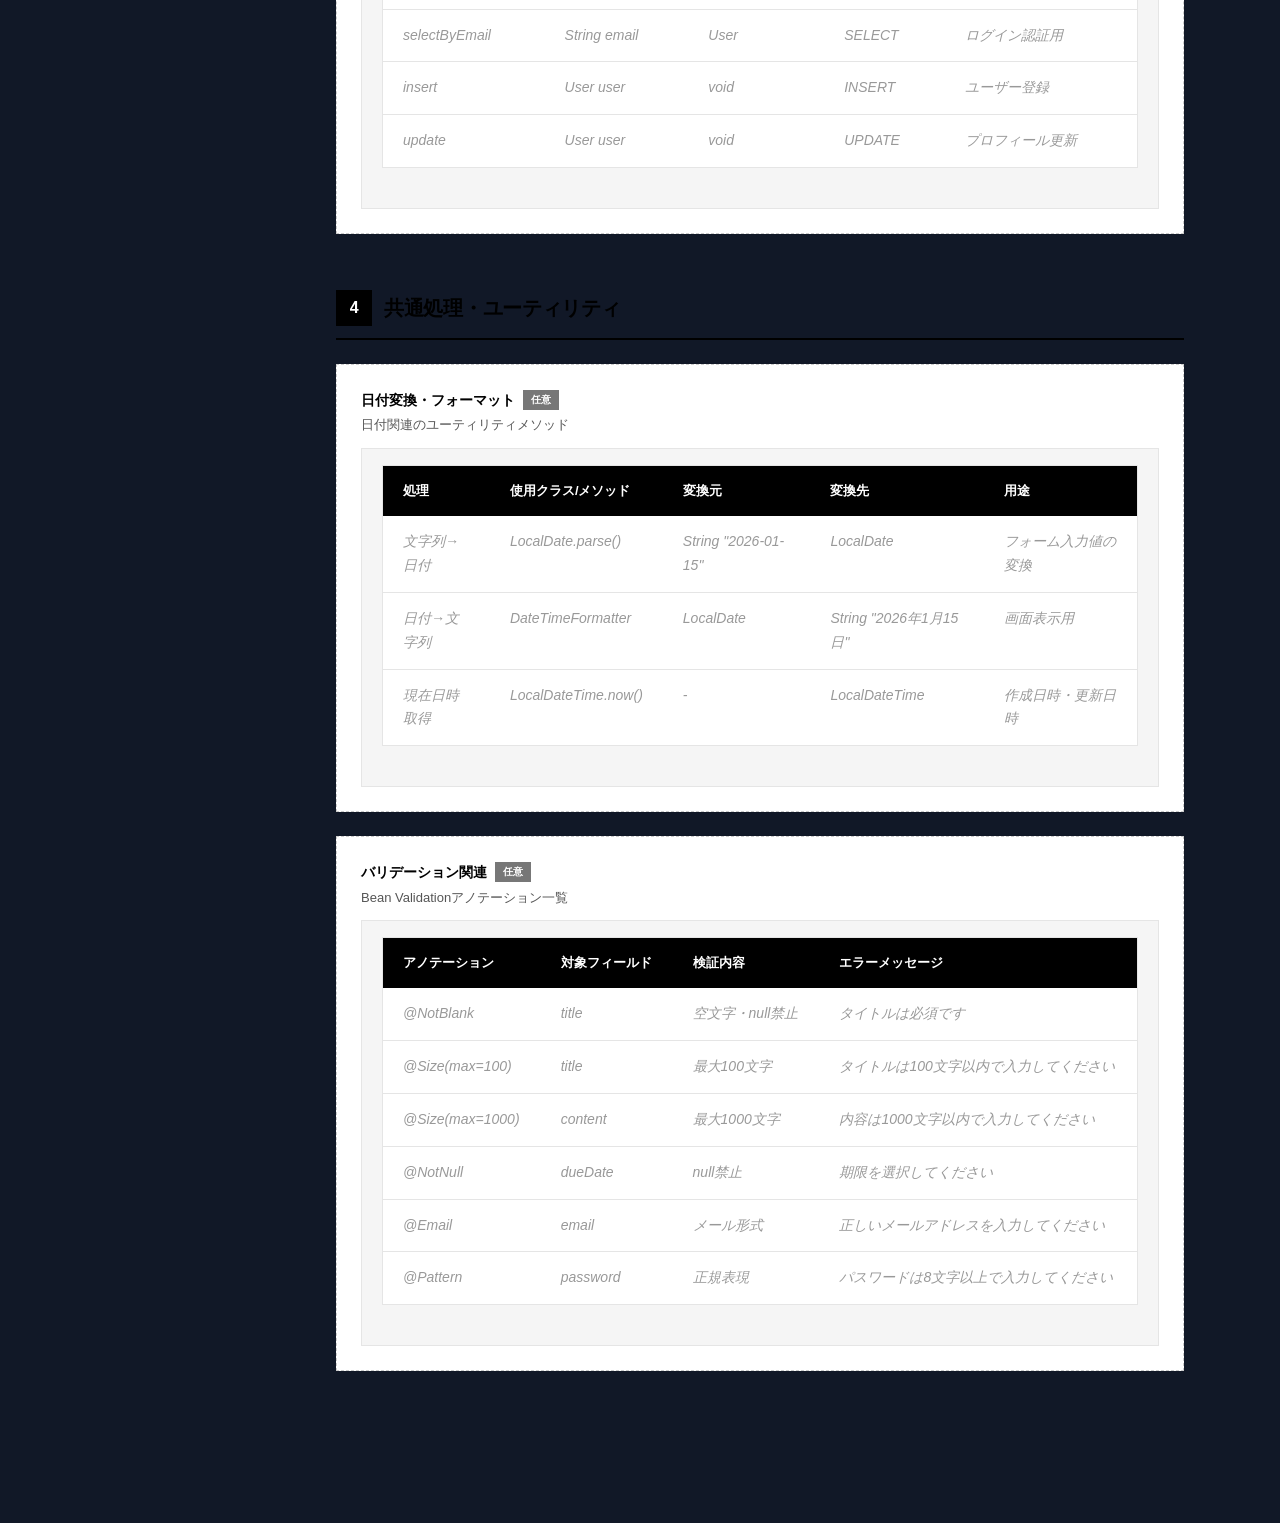
<file: design/method-list.html>
<!DOCTYPE html>
<html lang="ja">
<head>
  <meta charset="UTF-8">
  <meta name="viewport" content="width=device-width, initial-scale=1.0">
  <title>メソッド一覧 -  プロジェクトアーカイブ</title>
  <link rel="stylesheet" href="https://fonts.googleapis.com/css2?family=Material+Symbols+Outlined:opsz,wght,FILL,GRAD@20..48,100..700,0..1,-50..200">
  <link rel="stylesheet" href="../css/style.css">
</head>
<body>
  <button class="hamburger" aria-label="メニュー">
    <span></span><span></span><span></span>
  </button>

  <div class="page-wrapper">
  <aside class="sidebar" data-nav-level="design"></aside>

    <main class="main-content">
      <header class="doc-header">
        <div class="doc-category">DESIGN DOCUMENT</div>
        <h1 class="doc-title">メソッド一覧</h1>
        <div class="doc-meta">
          <span><span class="material-symbols-outlined icon-sm">calendar_today</span> 作成日：2026-XX-XX</span>
          <span><span class="material-symbols-outlined icon-sm">person</span> 作成者：（氏名を入力）</span>
          <span><span class="material-symbols-outlined icon-sm">push_pin</span> Ver 1.0</span>
        </div>
      </header>

      <div class="doc-body">

        <div class="toc">
          <div class="toc-title">目次</div>
          <ol class="toc-list">
            <li><a href="#sec1">Controller メソッド一覧</a></li>
            <li><a href="#sec2">Service メソッド一覧</a></li>
            <li><a href="#sec3">Repository メソッド一覧</a></li>
            <li><a href="#sec4">共通処理・ユーティリティ</a></li>
          </ol>
        </div>

        <section class="section" id="sec1">
          <h2 class="section-title"><span class="section-icon">1</span> Controller メソッド一覧</h2>

          <div class="fill-block">
            <div class="fill-label">TaskController <span class="required">必須</span></div>
            <div class="fill-hint">タスク管理コントローラーの全メソッド</div>
            <div class="fill-content">
              <table class="doc-table">
                <thead>
                  <tr><th>メソッド名</th><th>HTTP</th><th>URL</th><th>引数</th><th>戻り値</th><th>処理概要</th></tr>
                </thead>
                <tbody>
                  <tr class="template-row">
                    <td>list</td>
                    <td>GET</td>
                    <td>/tasks</td>
                    <td>Model model</td>
                    <td>String</td>
                    <td>タスク一覧を取得してModelに追加、list.htmlを返却</td>
                  </tr>
                  <tr class="template-row">
                    <td>show</td>
                    <td>GET</td>
                    <td>/tasks/{id}</td>
                    <td>@PathVariable Long id, Model model</td>
                    <td>String</td>
                    <td>指定IDのタスクを取得、detail.htmlを返却</td>
                  </tr>
                  <tr class="template-row">
                    <td>createForm</td>
                    <td>GET</td>
                    <td>/tasks/new</td>
                    <td>Model model</td>
                    <td>String</td>
                    <td>空のTaskFormをModelに追加、create.htmlを返却</td>
                  </tr>
                  <tr class="template-row">
                    <td>create</td>
                    <td>POST</td>
                    <td>/tasks</td>
                    <td>@Valid TaskForm form, BindingResult result</td>
                    <td>String</td>
                    <td>バリデーション後、タスクを登録してリダイレクト</td>
                  </tr>
                  <tr class="template-row">
                    <td>editForm</td>
                    <td>GET</td>
                    <td>/tasks/{id}/edit</td>
                    <td>@PathVariable Long id, Model model</td>
                    <td>String</td>
                    <td>既存タスクをFormに変換、edit.htmlを返却</td>
                  </tr>
                  <tr class="template-row">
                    <td>update</td>
                    <td>POST</td>
                    <td>/tasks/{id}</td>
                    <td>@PathVariable Long id, @Valid TaskForm form, BindingResult result</td>
                    <td>String</td>
                    <td>バリデーション後、タスクを更新してリダイレクト</td>
                  </tr>
                  <tr class="template-row">
                    <td>delete</td>
                    <td>POST</td>
                    <td>/tasks/{id}/delete</td>
                    <td>@PathVariable Long id</td>
                    <td>String</td>
                    <td>タスクを削除して一覧にリダイレクト</td>
                  </tr>
                </tbody>
              </table>
            </div>
          </div>

          <div class="fill-block">
            <div class="fill-label">UserController <span class="optional">任意</span></div>
            <div class="fill-hint">ユーザー管理コントローラーの全メソッド</div>
            <div class="fill-content">
              <table class="doc-table">
                <thead>
                  <tr><th>メソッド名</th><th>HTTP</th><th>URL</th><th>引数</th><th>戻り値</th><th>処理概要</th></tr>
                </thead>
                <tbody>
                  <tr class="template-row">
                    <td>list</td>
                    <td>GET</td>
                    <td>/admin/users</td>
                    <td>Model model</td>
                    <td>String</td>
                    <td>ユーザー一覧を取得（管理者のみ）</td>
                  </tr>
                  <tr class="template-row">
                    <td>profile</td>
                    <td>GET</td>
                    <td>/users/profile</td>
                    <td>@AuthenticationPrincipal User user, Model model</td>
                    <td>String</td>
                    <td>ログインユーザーのプロフィール表示</td>
                  </tr>
                  <tr class="template-row">
                    <td>updateProfile</td>
                    <td>POST</td>
                    <td>/users/profile</td>
                    <td>@Valid UserForm form, BindingResult result</td>
                    <td>String</td>
                    <td>プロフィール更新</td>
                  </tr>
                </tbody>
              </table>
            </div>
          </div>
        </section>

        <section class="section" id="sec2">
          <h2 class="section-title"><span class="section-icon">2</span> Service メソッド一覧</h2>

          <div class="fill-block">
            <div class="fill-label">TaskService <span class="required">必須</span></div>
            <div class="fill-hint">タスクサービスの全メソッド</div>
            <div class="fill-content">
              <table class="doc-table">
                <thead>
                  <tr><th>メソッド名</th><th>引数</th><th>戻り値</th><th>処理概要</th><th>呼び出すRepository</th></tr>
                </thead>
                <tbody>
                  <tr class="template-row">
                    <td>findAll</td>
                    <td>なし</td>
                    <td>List&lt;Task&gt;</td>
                    <td>全タスクを取得</td>
                    <td>taskMapper.selectAll()</td>
                  </tr>
                  <tr class="template-row">
                    <td>findById</td>
                    <td>Long id</td>
                    <td>Task</td>
                    <td>ID指定でタスクを取得</td>
                    <td>taskMapper.selectById(id)</td>
                  </tr>
                  <tr class="template-row">
                    <td>findByUserId</td>
                    <td>Long userId</td>
                    <td>List&lt;Task&gt;</td>
                    <td>ユーザー別タスク取得</td>
                    <td>taskMapper.selectByUserId(userId)</td>
                  </tr>
                  <tr class="template-row">
                    <td>create</td>
                    <td>TaskForm form, Long userId</td>
                    <td>void</td>
                    <td>FormからEntityに変換して登録</td>
                    <td>taskMapper.insert(task)</td>
                  </tr>
                  <tr class="template-row">
                    <td>update</td>
                    <td>Long id, TaskForm form</td>
                    <td>void</td>
                    <td>既存タスクを更新</td>
                    <td>taskMapper.update(task)</td>
                  </tr>
                  <tr class="template-row">
                    <td>delete</td>
                    <td>Long id</td>
                    <td>void</td>
                    <td>タスクを削除</td>
                    <td>taskMapper.delete(id)</td>
                  </tr>
                  <tr class="template-row">
                    <td>search</td>
                    <td>String keyword</td>
                    <td>List&lt;Task&gt;</td>
                    <td>キーワードでタスク検索</td>
                    <td>taskMapper.search(keyword)</td>
                  </tr>
                  <tr class="template-row">
                    <td>changeStatus</td>
                    <td>Long id, String status</td>
                    <td>void</td>
                    <td>タスクのステータス変更</td>
                    <td>taskMapper.updateStatus(id, status)</td>
                  </tr>
                </tbody>
              </table>
            </div>
          </div>

          <div class="fill-block">
            <div class="fill-label">UserService <span class="optional">任意</span></div>
            <div class="fill-hint">ユーザーサービスの全メソッド</div>
            <div class="fill-content">
              <table class="doc-table">
                <thead>
                  <tr><th>メソッド名</th><th>引数</th><th>戻り値</th><th>処理概要</th><th>呼び出すRepository</th></tr>
                </thead>
                <tbody>
                  <tr class="template-row">
                    <td>findByEmail</td>
                    <td>String email</td>
                    <td>User</td>
                    <td>メールアドレスでユーザー取得</td>
                    <td>userMapper.selectByEmail(email)</td>
                  </tr>
                  <tr class="template-row">
                    <td>register</td>
                    <td>UserForm form</td>
                    <td>void</td>
                    <td>パスワードハッシュ化して登録</td>
                    <td>userMapper.insert(user)</td>
                  </tr>
                  <tr class="template-row">
                    <td>updateProfile</td>
                    <td>Long id, UserForm form</td>
                    <td>void</td>
                    <td>プロフィール情報更新</td>
                    <td>userMapper.update(user)</td>
                  </tr>
                </tbody>
              </table>
            </div>
          </div>
        </section>

        <section class="section" id="sec3">
          <h2 class="section-title"><span class="section-icon">3</span> Repository メソッド一覧</h2>

          <div class="fill-block">
            <div class="fill-label">TaskMapper <span class="required">必須</span></div>
            <div class="fill-hint">タスクマッパーの全メソッド</div>
            <div class="fill-content">
              <table class="doc-table">
                <thead>
                  <tr><th>メソッド名</th><th>引数</th><th>戻り値</th><th>SQL種別</th><th>備考</th></tr>
                </thead>
                <tbody>
                  <tr class="template-row">
                    <td>selectAll</td>
                    <td>なし</td>
                    <td>List&lt;Task&gt;</td>
                    <td>SELECT</td>
                    <td>全件取得、作成日時降順</td>
                  </tr>
                  <tr class="template-row">
                    <td>selectById</td>
                    <td>Long id</td>
                    <td>Task</td>
                    <td>SELECT</td>
                    <td>主キー検索</td>
                  </tr>
                  <tr class="template-row">
                    <td>selectByUserId</td>
                    <td>Long userId</td>
                    <td>List&lt;Task&gt;</td>
                    <td>SELECT</td>
                    <td>外部キー検索</td>
                  </tr>
                  <tr class="template-row">
                    <td>insert</td>
                    <td>Task task</td>
                    <td>void</td>
                    <td>INSERT</td>
                    <td>@Options(useGeneratedKeys=true)</td>
                  </tr>
                  <tr class="template-row">
                    <td>update</td>
                    <td>Task task</td>
                    <td>void</td>
                    <td>UPDATE</td>
                    <td>updated_atも更新</td>
                  </tr>
                  <tr class="template-row">
                    <td>updateStatus</td>
                    <td>Long id, String status</td>
                    <td>void</td>
                    <td>UPDATE</td>
                    <td>ステータスのみ更新</td>
                  </tr>
                  <tr class="template-row">
                    <td>delete</td>
                    <td>Long id</td>
                    <td>void</td>
                    <td>DELETE</td>
                    <td>物理削除</td>
                  </tr>
                  <tr class="template-row">
                    <td>search</td>
                    <td>String keyword</td>
                    <td>List&lt;Task&gt;</td>
                    <td>SELECT</td>
                    <td>LIKE検索（title, content）</td>
                  </tr>
                  <tr class="template-row">
                    <td>countByUserId</td>
                    <td>Long userId</td>
                    <td>int</td>
                    <td>SELECT</td>
                    <td>ユーザー別件数取得</td>
                  </tr>
                </tbody>
              </table>
            </div>
          </div>

          <div class="fill-block">
            <div class="fill-label">UserMapper <span class="optional">任意</span></div>
            <div class="fill-hint">ユーザーマッパーの全メソッド</div>
            <div class="fill-content">
              <table class="doc-table">
                <thead>
                  <tr><th>メソッド名</th><th>引数</th><th>戻り値</th><th>SQL種別</th><th>備考</th></tr>
                </thead>
                <tbody>
                  <tr class="template-row">
                    <td>selectAll</td>
                    <td>なし</td>
                    <td>List&lt;User&gt;</td>
                    <td>SELECT</td>
                    <td>管理者用一覧取得</td>
                  </tr>
                  <tr class="template-row">
                    <td>selectById</td>
                    <td>Long id</td>
                    <td>User</td>
                    <td>SELECT</td>
                    <td>主キー検索</td>
                  </tr>
                  <tr class="template-row">
                    <td>selectByEmail</td>
                    <td>String email</td>
                    <td>User</td>
                    <td>SELECT</td>
                    <td>ログイン認証用</td>
                  </tr>
                  <tr class="template-row">
                    <td>insert</td>
                    <td>User user</td>
                    <td>void</td>
                    <td>INSERT</td>
                    <td>ユーザー登録</td>
                  </tr>
                  <tr class="template-row">
                    <td>update</td>
                    <td>User user</td>
                    <td>void</td>
                    <td>UPDATE</td>
                    <td>プロフィール更新</td>
                  </tr>
                </tbody>
              </table>
            </div>
          </div>
        </section>

        <section class="section" id="sec4">
          <h2 class="section-title"><span class="section-icon">4</span> 共通処理・ユーティリティ</h2>

          <div class="fill-block">
            <div class="fill-label">日付変換・フォーマット <span class="optional">任意</span></div>
            <div class="fill-hint">日付関連のユーティリティメソッド</div>
            <div class="fill-content">
              <table class="doc-table">
                <thead>
                  <tr><th>処理</th><th>使用クラス/メソッド</th><th>変換元</th><th>変換先</th><th>用途</th></tr>
                </thead>
                <tbody>
                  <tr class="template-row">
                    <td>文字列→日付</td>
                    <td>LocalDate.parse()</td>
                    <td>String "2026-01-15"</td>
                    <td>LocalDate</td>
                    <td>フォーム入力値の変換</td>
                  </tr>
                  <tr class="template-row">
                    <td>日付→文字列</td>
                    <td>DateTimeFormatter</td>
                    <td>LocalDate</td>
                    <td>String "2026年1月15日"</td>
                    <td>画面表示用</td>
                  </tr>
                  <tr class="template-row">
                    <td>現在日時取得</td>
                    <td>LocalDateTime.now()</td>
                    <td>-</td>
                    <td>LocalDateTime</td>
                    <td>作成日時・更新日時</td>
                  </tr>
                </tbody>
              </table>
            </div>
          </div>

          <div class="fill-block">
            <div class="fill-label">バリデーション関連 <span class="optional">任意</span></div>
            <div class="fill-hint">Bean Validationアノテーション一覧</div>
            <div class="fill-content">
              <table class="doc-table">
                <thead>
                  <tr><th>アノテーション</th><th>対象フィールド</th><th>検証内容</th><th>エラーメッセージ</th></tr>
                </thead>
                <tbody>
                  <tr class="template-row">
                    <td>@NotBlank</td>
                    <td>title</td>
                    <td>空文字・null禁止</td>
                    <td>タイトルは必須です</td>
                  </tr>
                  <tr class="template-row">
                    <td>@Size(max=100)</td>
                    <td>title</td>
                    <td>最大100文字</td>
                    <td>タイトルは100文字以内で入力してください</td>
                  </tr>
                  <tr class="template-row">
                    <td>@Size(max=1000)</td>
                    <td>content</td>
                    <td>最大1000文字</td>
                    <td>内容は1000文字以内で入力してください</td>
                  </tr>
                  <tr class="template-row">
                    <td>@NotNull</td>
                    <td>dueDate</td>
                    <td>null禁止</td>
                    <td>期限を選択してください</td>
                  </tr>
                  <tr class="template-row">
                    <td>@Email</td>
                    <td>email</td>
                    <td>メール形式</td>
                    <td>正しいメールアドレスを入力してください</td>
                  </tr>
                  <tr class="template-row">
                    <td>@Pattern</td>
                    <td>password</td>
                    <td>正規表現</td>
                    <td>パスワードは8文字以上で入力してください</td>
                  </tr>
                </tbody>
              </table>
            </div>
          </div>
        </section>

      </div>
    </main>
  </div>

  <script src="../js/main.js"></script>
</body>
</html>
</file>
<file: css/style.css>
/* ============================================================
    プロジェクトアーカイブテンプレート 共通CSS
    Modern Simple Design - Black, White, Gray
   ============================================================ */

@import url('https://fonts.googleapis.com/css2?family=Noto+Sans+JP:wght@300;400;500;700;900&family=Inter:wght@400;500;600;700;800&display=swap');

/* --- CSS Variables --- */
:root {
  --black: #000000;
  --gray-900: #111111;
  --gray-800: #1a1a1a;
  --gray-700: #333333;
  --gray-600: #555555;
  --gray-500: #777777;
  --gray-400: #999999;
  --gray-300: #cccccc;
  --gray-200: #e5e5e5;
  --gray-100: #f5f5f5;
  --white: #ffffff;
  --text: var(--gray-900);
  --text-light: var(--gray-600);
  --text-muted: var(--gray-400);
  --bg: var(--white);
  --bg-gray: var(--gray-100);
  --border: var(--gray-200);
  --border-dark: var(--gray-300);
  --font-ja: 'Noto Sans JP', sans-serif;
  --font-en: 'Inter', sans-serif;
  --sidebar-width: 280px;
}

/* --- Reset & Base --- */
*,
*::before,
*::after {
  box-sizing: border-box;
  margin: 0;
  padding: 0;
}

html {
  font-size: 16px;
  scroll-behavior: smooth;
}

body {
  font-family: var(--font-ja);
  color: var(--text);
  background: var(--bg-gray);
  line-height: 1.8;
  -webkit-font-smoothing: antialiased;
}

img {
  max-width: 100%;
  height: auto;
}

a {
  color: var(--gray-700);
  text-decoration: none;
  transition: color 0.2s;
}

a:hover {
  color: var(--black);
}

/* --- Layout --- */
.page-wrapper {
  display: flex;
  min-height: 100vh;
}

/* --- Sidebar --- */
.sidebar {
  position: fixed;
  top: 0;
  left: 0;
  width: var(--sidebar-width);
  height: 100vh;
  background: var(--black);
  color: var(--white);
  overflow-y: auto;
  z-index: 100;
  display: flex;
  flex-direction: column;
}

.sidebar-header {
  padding: 32px 24px;
  border-bottom: 1px solid var(--gray-800);
}

.sidebar-header .logo {
  font-family: var(--font-en);
  font-size: 11px;
  font-weight: 600;
  letter-spacing: 3px;
  text-transform: uppercase;
  color: var(--gray-500);
  margin-bottom: 8px;
}

.sidebar-header .project-name {
  font-size: 14px;
  font-weight: 700;
  line-height: 1.5;
  color: var(--white);
}

.sidebar-nav {
  flex: 1;
  padding: 24px 0;
}

.sidebar-nav .nav-group {
  margin-bottom: 16px;
}

.sidebar-nav .nav-group-title {
  font-size: 10px;
  font-weight: 700;
  letter-spacing: 2px;
  text-transform: uppercase;
  color: var(--gray-500);
  padding: 8px 24px 8px;
}

.sidebar-nav a {
  display: flex;
  align-items: center;
  gap: 12px;
  padding: 10px 24px;
  color: var(--gray-400);
  font-size: 13px;
  font-weight: 500;
  transition: all 0.15s;
  border-left: 2px solid transparent;
}

.sidebar-nav a:hover {
  color: var(--white);
  background: var(--gray-900);
}

.sidebar-nav a.active {
  color: var(--white);
  background: var(--gray-900);
  border-left-color: var(--white);
}

.sidebar-nav .nav-number {
  display: inline-flex;
  align-items: center;
  justify-content: center;
  width: 24px;
  height: 24px;
  background: var(--gray-800);
  font-family: var(--font-en);
  font-size: 11px;
  font-weight: 700;
  flex-shrink: 0;
}

.sidebar-footer {
  padding: 20px 24px;
  border-top: 1px solid var(--gray-800);
  font-size: 11px;
  color: var(--gray-600);
}

/* --- Main Content --- */
.main-content {
  flex: 1;
  margin-left: var(--sidebar-width);
  min-width: 0;
}

/* --- Document Header --- */
.doc-header {
  background: var(--white);
  border-bottom: 1px solid var(--border);
  padding: 40px 56px;
}

.doc-header .doc-category {
  font-family: var(--font-en);
  font-size: 11px;
  font-weight: 700;
  letter-spacing: 3px;
  text-transform: uppercase;
  color: var(--gray-500);
  margin-bottom: 12px;
}

.doc-header .doc-title {
  font-size: 32px;
  font-weight: 900;
  line-height: 1.2;
  color: var(--black);
  margin-bottom: 16px;
  letter-spacing: -0.5px;
}

.doc-header .doc-meta {
  display: flex;
  gap: 32px;
  font-size: 13px;
  color: var(--text-light);
}

.doc-header .doc-meta span {
  display: flex;
  align-items: center;
  gap: 8px;
}

/* --- Document Body --- */
.doc-body {
  padding: 48px 56px 96px;
  max-width: 960px;
}

/* --- Section --- */
.section {
  margin-bottom: 56px;
}

.section-title {
  font-size: 20px;
  font-weight: 900;
  color: var(--black);
  margin-bottom: 24px;
  padding-bottom: 12px;
  border-bottom: 2px solid var(--black);
  display: flex;
  align-items: center;
  gap: 12px;
  letter-spacing: -0.3px;
}

.section-title .section-icon {
  display: inline-flex;
  align-items: center;
  justify-content: center;
  width: 36px;
  height: 36px;
  background: var(--black);
  color: var(--white);
  font-size: 16px;
  flex-shrink: 0;
}

.subsection {
  margin-bottom: 36px;
}

.subsection-title {
  font-size: 16px;
  font-weight: 700;
  color: var(--text);
  margin-bottom: 16px;
  padding-left: 16px;
  border-left: 3px solid var(--black);
}

/* --- Fill Block (Template Input Area) --- */
.fill-block {
  background: var(--white);
  border: 1px dashed var(--gray-300);
  padding: 24px;
  margin-bottom: 24px;
  transition: border-color 0.2s;
}

.fill-block:hover {
  border-color: var(--gray-500);
}

.fill-block.completed {
  border-style: solid;
  border-color: var(--gray-700);
  background: var(--gray-100);
}

.fill-label {
  font-size: 14px;
  font-weight: 700;
  color: var(--black);
  margin-bottom: 4px;
  display: flex;
  align-items: center;
  gap: 8px;
}

.fill-label .required {
  font-size: 10px;
  font-weight: 700;
  color: var(--white);
  background: var(--black);
  padding: 2px 8px;
}

.fill-label .optional {
  font-size: 10px;
  font-weight: 700;
  color: var(--white);
  background: var(--gray-500);
  padding: 2px 8px;
}

.fill-hint {
  font-size: 13px;
  color: var(--text-light);
  margin-bottom: 12px;
  line-height: 1.6;
}

.fill-content {
  background: var(--gray-100);
  border: 1px solid var(--border);
  padding: 16px 20px;
  min-height: 48px;
  font-size: 14px;
  line-height: 1.7;
  color: var(--text-muted);
}

.fill-content p {
  margin-bottom: 8px;
}

.fill-content p:last-child {
  margin-bottom: 0;
}

.ascii-diagram {
  overflow-x: auto;
}

.ascii-diagram pre {
  font-family: 'Courier New', Courier, monospace;
  white-space: pre;
  font-size: 13px;
  line-height: 1.4;
  margin: 0;
  overflow-x: auto;
}

.code-block {
  overflow-x: auto;
}

.code-block pre {
  font-family: 'Courier New', Courier, monospace;
  white-space: pre;
  font-size: 13px;
  line-height: 1.6;
  margin: 0;
  overflow-x: auto;
}

.code-block .comment {
  color: #6a9955;
}

.code-block .keyword {
  color: #569cd6;
  font-weight: bold;
}

/* --- Prompt Box (Gemini Style) --- */
.prompt-box {
  background: linear-gradient(135deg, #4285F4 0%, #9B72CB 50%, #D96570 100%);
  border: none;
  padding: 24px;
  margin-top: 16px;
  font-size: 13px;
  color: white;
}

.prompt-box .prompt-title {
  font-weight: 700;
  color: white;
  margin-bottom: 12px;
  display: flex;
  align-items: center;
  gap: 8px;
  font-size: 12px;
  letter-spacing: 1px;
  text-transform: uppercase;
}

.prompt-box .prompt-text {
  background: rgba(0, 0, 0, 0.35);
  border: none;
  padding: 18px 20px;
  font-size: 13px;
  color: white;
  line-height: 1.8;
  white-space: pre-wrap;
  margin-top: 8px;
  cursor: pointer;
  transition: background 0.2s;
}

.prompt-box .prompt-text:hover {
  background: rgba(0, 0, 0, 0.45);
}

.prompt-box .prompt-note {
  font-size: 12px;
  color: rgba(255, 255, 255, 0.8);
  margin-top: 12px;
}

/* --- Table --- */
.doc-table {
  width: 100%;
  border-collapse: collapse;
  font-size: 14px;
  margin-bottom: 24px;
  background: var(--white);
  border: 1px solid var(--border);
}

.doc-table thead th {
  background: var(--black);
  color: var(--white);
  font-weight: 700;
  padding: 14px 20px;
  text-align: left;
  font-size: 13px;
}

.doc-table tbody td {
  padding: 14px 20px;
  border-bottom: 1px solid var(--border);
  vertical-align: top;
}

.doc-table tbody tr:last-child td {
  border-bottom: none;
}

.doc-table tbody tr:hover {
  background: var(--gray-100);
}

/* template row */
.doc-table .template-row td {
  color: var(--text-muted);
  font-style: italic;
}

/* --- Status Badge --- */
.badge {
  display: inline-flex;
  align-items: center;
  padding: 4px 12px;
  font-size: 11px;
  font-weight: 700;
}

.badge-must {
  background: var(--black);
  color: var(--white);
}

.badge-should {
  background: var(--gray-600);
  color: var(--white);
}

.badge-could {
  background: var(--gray-300);
  color: var(--gray-700);
}

/* --- Card Grid --- */
.card-grid {
  display: grid;
  grid-template-columns: repeat(auto-fill, minmax(280px, 1fr));
  gap: 24px;
  margin-bottom: 24px;
}

.card {
  background: var(--white);
  border: 1px solid var(--border);
  padding: 28px;
  transition: border-color 0.2s, transform 0.2s;
}

.card:hover {
  border-color: var(--gray-500);
  transform: translateY(-2px);
}

.card-title {
  font-size: 16px;
  font-weight: 700;
  color: var(--black);
  margin-bottom: 10px;
}

.card-text {
  font-size: 13px;
  color: var(--text-light);
  line-height: 1.7;
}

/* --- Info Box --- */
.info-box {
  padding: 20px 24px;
  margin-bottom: 24px;
  font-size: 14px;
  border-left: 3px solid var(--black);
  background: var(--gray-100);
}

.info-box.info {
  border-left-color: var(--gray-700);
}

.info-box.success {
  border-left-color: var(--gray-500);
  background: var(--gray-100);
}

.info-box.warning {
  border-left-color: var(--gray-400);
  background: var(--gray-100);
}

.info-box.danger {
  border-left-color: var(--black);
  background: var(--gray-100);
}

.info-box strong {
  display: block;
  margin-bottom: 6px;
}

/* --- External Link Box (fill-block style) --- */
.external-link-box {
  background: var(--white);
  border: 1px dashed var(--gray-300);
  padding: 24px;
  margin-bottom: 24px;
  transition: border-color 0.2s;
}

.external-link-box:hover {
  border-color: var(--gray-500);
}

.external-link-box .external-link-box-title {
  font-size: 14px;
  font-weight: 700;
  color: var(--black);
  margin-bottom: 4px;
  display: flex;
  align-items: center;
  gap: 8px;
}

.external-link-box .external-link-box-title .material-symbols-outlined {
  font-size: 18px;
  color: var(--gray-500);
}

.external-link-box .external-link-box-desc {
  font-size: 13px;
  color: var(--text-light);
  margin-bottom: 12px;
  line-height: 1.6;
}

.external-link-box .external-link-input {
  display: inline-flex;
  align-items: stretch;
}

.external-link-box .external-link-input input {
  font-size: 13px;
  color: var(--text-muted);
  font-family: var(--font-en);
  background: var(--gray-100);
  border: 1px solid var(--border);
  padding: 0 14px;
  height: 40px;
  min-width: 280px;
  outline: none;
}

.external-link-box .external-link-input input:focus {
  border-color: var(--gray-400);
}

.external-link-box .link-btn {
  display: inline-flex;
  align-items: center;
  gap: 6px;
  background: var(--black);
  color: var(--white);
  padding: 0 16px;
  height: 40px;
  font-size: 13px;
  font-weight: 600;
  text-decoration: none;
  transition: background 0.2s;
  white-space: nowrap;
  margin-left: -1px;
}

.external-link-box .link-btn:hover {
  background: var(--gray-700);
  color: var(--white);
}

.external-link-box .link-btn .material-symbols-outlined {
  font-size: 16px;
}

/* --- Flow Chart --- */
.flow-chart {
  display: flex;
  align-items: center;
  gap: 12px;
  flex-wrap: wrap;
  margin-bottom: 24px;
}

.flow-step {
  background: var(--black);
  color: var(--white);
  padding: 10px 24px;
  font-size: 13px;
  font-weight: 700;
  white-space: nowrap;
}

.flow-arrow {
  color: var(--gray-400);
  font-size: 18px;
}

/* --- Progress --- */
.progress-bar {
  display: flex;
  gap: 4px;
  margin-bottom: 28px;
}

.progress-step {
  flex: 1;
  height: 4px;
  background: var(--gray-200);
}

.progress-step.done {
  background: var(--black);
}

.progress-step.current {
  background: var(--gray-500);
}

/* --- TOC (Table of Contents) --- */
.toc {
  background: var(--white);
  border: 1px solid var(--border);
  padding: 28px;
  margin-bottom: 36px;
}

.toc-title {
  font-size: 14px;
  font-weight: 700;
  color: var(--black);
  margin-bottom: 16px;
}

.toc-list {
  list-style: none;
  counter-reset: toc-counter;
}

.toc-list li {
  counter-increment: toc-counter;
}

.toc-list li a {
  display: flex;
  align-items: center;
  gap: 12px;
  padding: 8px 0;
  color: var(--text);
  font-size: 14px;
  border-bottom: 1px solid var(--gray-100);
  transition: color 0.2s;
}

.toc-list li a:hover {
  color: var(--black);
}

.toc-list li a::before {
  content: counter(toc-counter, decimal-leading-zero);
  font-family: var(--font-en);
  font-size: 12px;
  font-weight: 700;
  color: var(--gray-500);
  width: 28px;
  flex-shrink: 0;
}

/* --- Hamburger (mobile) --- */
.hamburger {
  display: none;
  position: fixed;
  top: 16px;
  left: 16px;
  z-index: 200;
  width: 48px;
  height: 48px;
  background: var(--black);
  border: none;
  cursor: pointer;
  flex-direction: column;
  align-items: center;
  justify-content: center;
  gap: 6px;
}

.hamburger span {
  display: block;
  width: 20px;
  height: 2px;
  background: var(--white);
  transition: all 0.3s;
}

/* --- Icon --- */
.icon-sm {
  font-size: 18px;
}

/* --- Responsive --- */
@media (max-width: 1024px) {
  :root {
    --sidebar-width: 260px;
  }

  .doc-header,
  .doc-body {
    padding-left: 36px;
    padding-right: 36px;
  }
}

@media (max-width: 768px) {
  .hamburger {
    display: flex;
  }

  .sidebar {
    transform: translateX(-100%);
    transition: transform 0.3s;
  }

  .sidebar.open {
    transform: translateX(0);
  }

  .main-content {
    margin-left: 0;
  }

  .doc-header {
    padding: 28px 24px;
    padding-top: 80px;
  }

  .doc-header .doc-title {
    font-size: 24px;
  }

  .doc-body {
    padding: 28px 24px 72px;
  }

  .doc-header .doc-meta {
    flex-direction: column;
    gap: 6px;
  }

  .card-grid {
    grid-template-columns: 1fr;
  }

  .flow-chart {
    flex-direction: column;
    align-items: flex-start;
  }

  .flow-arrow {
    transform: rotate(90deg);
  }
}

/* --- Print --- */
@media print {

  .sidebar,
  .hamburger {
    display: none !important;
  }

  .main-content {
    margin-left: 0 !important;
  }

  .prompt-box {
    break-inside: avoid;
  }

  .fill-block {
    break-inside: avoid;
    border-style: solid;
  }

  .doc-header {
    border-bottom: 2px solid #000;
  }
}

/* Card Catch */
.card-catch {
  background: #f5f7fb;
  padding: 40px;
}

.card-catch h1 {
  margin-bottom: 12px;
  font-size: 32px;
}

.card-catch>a {
  display: inline-block;
  margin-bottom: 16px;
  padding: 10px 16px;
  background: #111111;
  color: #ffffff;
  text-decoration: none;
  border-radius: 8px;
}

.card-catch table {
  width: 100%;
  max-width: 720px;
  border-collapse: collapse;
  background: #ffffff;
}

.card-catch th,
.card-catch td {
  padding: 14px 16px;
  border: 1px solid #dddddd;
  text-align: left;
}

.card-catch td:nth-child(3) {
  font-weight: bold;
  color: #2563eb;
}

.card-catch td a {
  color: #ffffff;
  text-decoration: none;
}

.card-catch td a:hover {
  text-decoration: underline;
}

.card-catch table {
  border-radius: 10px;
  overflow: hidden;
}

.card-catch th {
  background: #f0f2f5;
}

.card-catch form {
  max-width: 520px;
  background: #ffffff;
  padding: 24px;
  border-radius: 16px;
}

.card-catch form p {
  margin-bottom: 16px;
}

.card-catch input,
.card-catch select {
  width: 100%;
  max-width: 360px;
  padding: 10px 12px;
  margin-top: 6px;
  border: 1px solid #ccc;
  border-radius: 8px;
  font-size: 16px;
}

.card-catch button {
  padding: 10px 18px;
  background: #111111;
  color: #ffffff;
  border: none;
  border-radius: 8px;
  font-size: 16px;
  cursor: pointer;
}

.lottery-detail-card {
  max-width: 520px;
  background: #ffffff;
  padding: 24px;
  border-radius: 16px;
  margin-bottom: 20px;
}

.lottery-detail-card p {
  margin-bottom: 18px;
  line-height: 1.7;
}

.card-catch input[type="checkbox"] {
  width: auto;
  margin: 0 8px 0 0;
}

.card-catch form label {
  display: inline-flex;
  align-items: center;
}


/* ===== Card Catch 共通デザイン ===== */

body.card-catch {
  margin: 0;
  min-height: 100vh;
  padding: 48px;
  box-sizing: border-box;
  background: #f4f6f9;
  color: #222;
  font-family: Arial, "Hiragino Kaku Gothic ProN", "Yu Gothic", sans-serif;
}

.card-catch .card-catch-header {
  max-width: 900px;
  margin-bottom: 36px;
  padding: 28px 32px;
  background: #111;
  color: #fff;
  border-radius: 18px;
}

.card-catch .card-catch-header h1 {
  margin: 0 0 8px;
  font-size: 38px;
  letter-spacing: 1px;
}

.card-catch .card-catch-header p {
  margin: 0;
  color: #d9d9d9;
}

.card-catch h2 {
  margin: 0 0 22px;
  font-size: 28px;
}

/* ボタン */
.card-catch a,
.card-catch button {
  display: inline-block;
  padding: 11px 18px;
  margin: 4px 8px 12px 0;
  border: none;
  border-radius: 10px;
  background: #111;
  color: #fff;
  text-decoration: none;
  font-size: 15px;
  font-weight: bold;
  cursor: pointer;
}

.card-catch a:hover,
.card-catch button:hover {
  opacity: 0.75;
}

/* 一覧 */
.card-catch table {
  width: 100%;
  max-width: 900px;
  margin-top: 18px;
  border-collapse: collapse;
  background: #fff;
  border-radius: 16px;
  overflow: hidden;
  box-shadow: 0 8px 24px rgba(0, 0, 0, 0.06);
}

.card-catch th,
.card-catch td {
  padding: 18px;
  border-bottom: 1px solid #e5e5e5;
  text-align: left;
}

.card-catch th {
  background: #eef1f5;
  font-weight: bold;
}

.card-catch tbody tr:hover {
  background: #fafafa;
}

/* 登録・編集 */
.card-catch form {
  max-width: 520px;
  padding: 32px;
  background: #fff;
  border-radius: 18px;
  box-shadow: 0 8px 24px rgba(0, 0, 0, 0.06);
}

.card-catch form p {
  margin: 0 0 20px;
}

.card-catch label,
.card-catch strong {
  font-weight: bold;
}

.card-catch input[type="text"],
.card-catch input[type="date"],
.card-catch select {
  width: 100%;
  box-sizing: border-box;
  padding: 13px 14px;
  margin-top: 7px;
  border: 1px solid #ccc;
  border-radius: 10px;
  font-size: 16px;
  background: #fff;
}

/* チェックボックス */
.card-catch .product-condition {
  margin-top: 8px;
  margin-bottom: 18px;
}

.card-catch .product-condition label {
  display: flex;
  align-items: center;
  gap: 8px;
  margin: 10px 0;
  font-weight: normal;
}

.card-catch .product-condition input[type="checkbox"] {
  width: auto;
  margin: 0;
}

/* 詳細 */
.card-catch .lottery-detail-card {
  max-width: 520px;
  padding: 32px;
  margin-bottom: 20px;
  background: #fff;
  border-radius: 18px;
  box-shadow: 0 8px 24px rgba(0, 0, 0, 0.06);
}

.card-catch .lottery-detail-card p {
  margin: 0 0 20px;
  line-height: 1.7;
}

.card-catch .lottery-detail-card strong {
  display: inline-block;
  margin-bottom: 4px;
}

/* スマホ */
@media (max-width: 700px) {
  body.card-catch {
    padding: 24px 16px;
  }

  .card-catch .card-catch-header {
    padding: 22px;
  }

  .card-catch .card-catch-header h1 {
    font-size: 30px;
  }

  .card-catch table {
    font-size: 14px;
  }

  .card-catch th,
  .card-catch td {
    padding: 10px;
  }
}
}

/* Card Catch ヘッダー最終調整 */
body.card-catch header.card-catch-header {
  max-width: 900px;
  margin-bottom: 36px;
  padding: 28px 32px;
  background: #111 !important;
  color: #fff !important;
  border-radius: 18px;
}

body.card-catch header.card-catch-header h1 {
  margin: 0 0 8px;
  font-size: 38px;
  color: #fff !important;
}

body.card-catch header.card-catch-header p {
  margin: 0;
  color: #d9d9d9 !important;
}

.card-catch .detail-actions {
  display: flex;
  gap: 12px;
  margin-top: 20px;
}

.card-catch .action-button {
  display: inline-flex;
  align-items: center;
  justify-content: center;
  min-width: 120px;
  height: 48px;
  padding: 0 20px;
  border: none;
  border-radius: 12px;
  background: #000;
  color: #fff;
  text-decoration: none;
  font-weight: 700;
  cursor: pointer;
  box-sizing: border-box;
}

@media (max-width: 600px) {
  .card-catch table {
    min-width: 720px;
  }

  .card-catch th,
  .card-catch td {
    white-space: nowrap !important;
    word-break: keep-all !important;
  }
}

.card-catch .dashboard-card {
  background: #fff;
  border-radius: 16px;
  padding: 24px;
  margin-top: 20px;
  max-width: 520px;
  box-shadow: 0 4px 14px rgba(0, 0, 0, 0.08);
}

.card-catch .dashboard-card h3 {
  margin-top: 0;
}

* {
  box-sizing: border-box;
}

body {
  margin: 0;
  color: #f3f4f6;
  background: #111827;
  font-family: sans-serif;
  font-size: 16px;
  line-height: 1.6;
}

.container {
  width: 100%;
  max-width: 900px;
  margin: 0 auto;
  padding: 24px 16px;
}

.page-title {
  margin: 0 0 24px;
  color: #ffffff;
  font-size: 28px;
}

.todo-table {
  width: 100%;
  border-collapse: collapse;
}

.todo-table th,
.todo-table td {
  border: 1px solid #6b7280;
  padding: 6px 10px;
  text-align: left;
  font-size: 14px;
}

.todo-table th {
  background: #1f2937;
  font-weight: bold;
}

.todo-table tbody tr.overdue td {
  background: #451a1a;
}

.priority-mark {
  margin-right: 4px;
  color: #fbbf24;
  font-weight: bold;
}

.flash {
  margin: 0 0 16px;
  border: 1px solid #6b7280;
  border-radius: 8px;
  padding: 8px 12px;
  background: #1e293b;
}

.search-bar {
  display: flex;
  flex-wrap: wrap;
  align-items: end;
  gap: 12px;
  margin-bottom: 20px;
}

.form-row {
  margin-bottom: 16px;
}

.form-label {
  display: block;
  margin-bottom: 4px;
}

.form-input {
  width: 100%;
  border: 1px solid #64748b;
  border-radius: 6px;
  padding: 7px 10px;
  background: #1f2937;
  color: #f3f4f6;
  font: inherit;
}

.search-bar .form-input {
  width: auto;
}

.error {
  margin: 4px 0 0;
  color: #fca5a5;
  font-weight: bold;
}

.confirm-value {
  margin: 0 0 16px;
}

.confirm-actions {
  display: flex;
  gap: 12px;
}

.btn {
  display: inline-block;
  border: 1px solid #f3f4f6;
  border-radius: 7px;
  padding: 7px 18px;
  background: #f3f4f6;
  color: #111827;
  font: inherit;
  text-decoration: none;
  cursor: pointer;
}

.btn.sub {
  background: #1f2937;
  color: #f3f4f6;
}

.link {
  color: #bfdbfe;
  text-decoration: underline;
}

button.link {
  border: 0;
  padding: 0;
  background: transparent;
  color: inherit;
  font: inherit;
  cursor: pointer;
}

.calendar-navigation {
  display: flex;
  justify-content: space-between;
  margin-bottom: 16px;
}

.calendar-navigation-left,
.calendar-navigation-right {
  display: flex;
  align-items: center;
  gap: 12px;
}

.calendar-table {
  width: 100%;
  border-collapse: separate;
  border-spacing: 0;
  table-layout: fixed;
  border: 1px solid #6b7280;
}

.calendar-table th,
.calendar-table td {
  border: 1px solid #6b7280;
  background: #111827;
}

.calendar-table th {
  padding: 8px;
  background: #1f2937;
  text-align: center;
}

.calendar-table td {
  height: 96px;
  padding: 8px;
  vertical-align: top;
}

.calendar-table tbody td {
  min-width: 0;
  box-shadow: inset 0 0 0 1px #475569;
}

.calendar-table .sunday {
  color: #fca5a5;
  background: #451a1a;
}

.calendar-table .saturday {
  color: #bfdbfe;
  background: #172554;
}

.calendar-table .holiday {
  background: #422006;
}
</file>
<file: portfolio-templates/css/style.css>
/* ============================================================
    プロジェクトアーカイブテンプレート 共通CSS
    Modern Simple Design - Black, White, Gray
   ============================================================ */

@import url('https://fonts.googleapis.com/css2?family=Noto+Sans+JP:wght@300;400;500;700;900&family=Inter:wght@400;500;600;700;800&display=swap');

/* --- CSS Variables --- */
:root {
  --black: #000000;
  --gray-900: #111111;
  --gray-800: #1a1a1a;
  --gray-700: #333333;
  --gray-600: #555555;
  --gray-500: #777777;
  --gray-400: #999999;
  --gray-300: #cccccc;
  --gray-200: #e5e5e5;
  --gray-100: #f5f5f5;
  --white: #ffffff;
  --text: var(--gray-900);
  --text-light: var(--gray-600);
  --text-muted: var(--gray-400);
  --bg: var(--white);
  --bg-gray: var(--gray-100);
  --border: var(--gray-200);
  --border-dark: var(--gray-300);
  --font-ja: 'Noto Sans JP', sans-serif;
  --font-en: 'Inter', sans-serif;
  --sidebar-width: 280px;
}

/* --- Reset & Base --- */
*, *::before, *::after { box-sizing: border-box; margin: 0; padding: 0; }

html { font-size: 16px; scroll-behavior: smooth; }

body {
  font-family: var(--font-ja);
  color: var(--text);
  background: var(--bg-gray);
  line-height: 1.8;
  -webkit-font-smoothing: antialiased;
}

img { max-width: 100%; height: auto; }
a { color: var(--gray-700); text-decoration: none; transition: color 0.2s; }
a:hover { color: var(--black); }

/* --- Layout --- */
.page-wrapper {
  display: flex;
  min-height: 100vh;
}

/* --- Sidebar --- */
.sidebar {
  position: fixed;
  top: 0;
  left: 0;
  width: var(--sidebar-width);
  height: 100vh;
  background: var(--black);
  color: var(--white);
  overflow-y: auto;
  z-index: 100;
  display: flex;
  flex-direction: column;
}

.sidebar-header {
  padding: 32px 24px;
  border-bottom: 1px solid var(--gray-800);
}

.sidebar-header .logo {
  font-family: var(--font-en);
  font-size: 11px;
  font-weight: 600;
  letter-spacing: 3px;
  text-transform: uppercase;
  color: var(--gray-500);
  margin-bottom: 8px;
}

.sidebar-header .project-name {
  font-size: 14px;
  font-weight: 700;
  line-height: 1.5;
  color: var(--white);
}

.sidebar-nav {
  flex: 1;
  padding: 24px 0;
}

.sidebar-nav .nav-group {
  margin-bottom: 16px;
}

.sidebar-nav .nav-group-title {
  font-size: 10px;
  font-weight: 700;
  letter-spacing: 2px;
  text-transform: uppercase;
  color: var(--gray-500);
  padding: 8px 24px 8px;
}

.sidebar-nav a {
  display: flex;
  align-items: center;
  gap: 12px;
  padding: 10px 24px;
  color: var(--gray-400);
  font-size: 13px;
  font-weight: 500;
  transition: all 0.15s;
  border-left: 2px solid transparent;
}

.sidebar-nav a:hover {
  color: var(--white);
  background: var(--gray-900);
}

.sidebar-nav a.active {
  color: var(--white);
  background: var(--gray-900);
  border-left-color: var(--white);
}

.sidebar-nav .nav-number {
  display: inline-flex;
  align-items: center;
  justify-content: center;
  width: 24px;
  height: 24px;
  background: var(--gray-800);
  font-family: var(--font-en);
  font-size: 11px;
  font-weight: 700;
  flex-shrink: 0;
}

.sidebar-footer {
  padding: 20px 24px;
  border-top: 1px solid var(--gray-800);
  font-size: 11px;
  color: var(--gray-600);
}

/* --- Main Content --- */
.main-content {
  flex: 1;
  margin-left: var(--sidebar-width);
  min-width: 0;
}

/* --- Document Header --- */
.doc-header {
  background: var(--white);
  border-bottom: 1px solid var(--border);
  padding: 40px 56px;
}

.doc-header .doc-category {
  font-family: var(--font-en);
  font-size: 11px;
  font-weight: 700;
  letter-spacing: 3px;
  text-transform: uppercase;
  color: var(--gray-500);
  margin-bottom: 12px;
}

.doc-header .doc-title {
  font-size: 32px;
  font-weight: 900;
  line-height: 1.2;
  color: var(--black);
  margin-bottom: 16px;
  letter-spacing: -0.5px;
}

.doc-header .doc-meta {
  display: flex;
  gap: 32px;
  font-size: 13px;
  color: var(--text-light);
}

.doc-header .doc-meta span {
  display: flex;
  align-items: center;
  gap: 8px;
}

/* --- Document Body --- */
.doc-body {
  padding: 48px 56px 96px;
  max-width: 960px;
}

/* --- Section --- */
.section {
  margin-bottom: 56px;
}

.section-title {
  font-size: 20px;
  font-weight: 900;
  color: var(--black);
  margin-bottom: 24px;
  padding-bottom: 12px;
  border-bottom: 2px solid var(--black);
  display: flex;
  align-items: center;
  gap: 12px;
  letter-spacing: -0.3px;
}

.section-title .section-icon {
  display: inline-flex;
  align-items: center;
  justify-content: center;
  width: 36px;
  height: 36px;
  background: var(--black);
  color: var(--white);
  font-size: 16px;
  flex-shrink: 0;
}

.subsection {
  margin-bottom: 36px;
}

.subsection-title {
  font-size: 16px;
  font-weight: 700;
  color: var(--text);
  margin-bottom: 16px;
  padding-left: 16px;
  border-left: 3px solid var(--black);
}

/* --- Fill Block (Template Input Area) --- */
.fill-block {
  background: var(--white);
  border: 1px dashed var(--gray-300);
  padding: 24px;
  margin-bottom: 24px;
  transition: border-color 0.2s;
}

.fill-block:hover {
  border-color: var(--gray-500);
}

.fill-block.completed {
  border-style: solid;
  border-color: var(--gray-700);
  background: var(--gray-100);
}

.fill-label {
  font-size: 14px;
  font-weight: 700;
  color: var(--black);
  margin-bottom: 4px;
  display: flex;
  align-items: center;
  gap: 8px;
}

.fill-label .required {
  font-size: 10px;
  font-weight: 700;
  color: var(--white);
  background: var(--black);
  padding: 2px 8px;
}

.fill-label .optional {
  font-size: 10px;
  font-weight: 700;
  color: var(--white);
  background: var(--gray-500);
  padding: 2px 8px;
}

.fill-hint {
  font-size: 13px;
  color: var(--text-light);
  margin-bottom: 12px;
  line-height: 1.6;
}

.fill-content {
  background: var(--gray-100);
  border: 1px solid var(--border);
  padding: 16px 20px;
  min-height: 48px;
  font-size: 14px;
  line-height: 1.7;
  color: var(--text-muted);
}

.fill-content p {
  margin-bottom: 8px;
}

.fill-content p:last-child {
  margin-bottom: 0;
}

.ascii-diagram {
  overflow-x: auto;
}

.ascii-diagram pre {
  font-family: 'Courier New', Courier, monospace;
  white-space: pre;
  font-size: 13px;
  line-height: 1.4;
  margin: 0;
  overflow-x: auto;
}

.code-block {
  overflow-x: auto;
}

.code-block pre {
  font-family: 'Courier New', Courier, monospace;
  white-space: pre;
  font-size: 13px;
  line-height: 1.6;
  margin: 0;
  overflow-x: auto;
}

.code-block .comment {
  color: #6a9955;
}

.code-block .keyword {
  color: #569cd6;
  font-weight: bold;
}

/* --- Prompt Box (Gemini Style) --- */
.prompt-box {
  background: linear-gradient(135deg, #4285F4 0%, #9B72CB 50%, #D96570 100%);
  border: none;
  padding: 24px;
  margin-top: 16px;
  font-size: 13px;
  color: white;
}

.prompt-box .prompt-title {
  font-weight: 700;
  color: white;
  margin-bottom: 12px;
  display: flex;
  align-items: center;
  gap: 8px;
  font-size: 12px;
  letter-spacing: 1px;
  text-transform: uppercase;
}

.prompt-box .prompt-text {
  background: rgba(0, 0, 0, 0.35);
  border: none;
  padding: 18px 20px;
  font-size: 13px;
  color: white;
  line-height: 1.8;
  white-space: pre-wrap;
  margin-top: 8px;
  cursor: pointer;
  transition: background 0.2s;
}

.prompt-box .prompt-text:hover {
  background: rgba(0, 0, 0, 0.45);
}

.prompt-box .prompt-note {
  font-size: 12px;
  color: rgba(255, 255, 255, 0.8);
  margin-top: 12px;
}

/* --- Table --- */
.doc-table {
  width: 100%;
  border-collapse: collapse;
  font-size: 14px;
  margin-bottom: 24px;
  background: var(--white);
  border: 1px solid var(--border);
}

.doc-table thead th {
  background: var(--black);
  color: var(--white);
  font-weight: 700;
  padding: 14px 20px;
  text-align: left;
  font-size: 13px;
}

.doc-table tbody td {
  padding: 14px 20px;
  border-bottom: 1px solid var(--border);
  vertical-align: top;
}

.doc-table tbody tr:last-child td {
  border-bottom: none;
}

.doc-table tbody tr:hover {
  background: var(--gray-100);
}

/* template row */
.doc-table .template-row td {
  color: var(--text-muted);
  font-style: italic;
}

/* --- Status Badge --- */
.badge {
  display: inline-flex;
  align-items: center;
  padding: 4px 12px;
  font-size: 11px;
  font-weight: 700;
}

.badge-must { background: var(--black); color: var(--white); }
.badge-should { background: var(--gray-600); color: var(--white); }
.badge-could { background: var(--gray-300); color: var(--gray-700); }

/* --- Card Grid --- */
.card-grid {
  display: grid;
  grid-template-columns: repeat(auto-fill, minmax(280px, 1fr));
  gap: 24px;
  margin-bottom: 24px;
}

.card {
  background: var(--white);
  border: 1px solid var(--border);
  padding: 28px;
  transition: border-color 0.2s, transform 0.2s;
}

.card:hover {
  border-color: var(--gray-500);
  transform: translateY(-2px);
}

.card-title {
  font-size: 16px;
  font-weight: 700;
  color: var(--black);
  margin-bottom: 10px;
}

.card-text {
  font-size: 13px;
  color: var(--text-light);
  line-height: 1.7;
}

/* --- Info Box --- */
.info-box {
  padding: 20px 24px;
  margin-bottom: 24px;
  font-size: 14px;
  border-left: 3px solid var(--black);
  background: var(--gray-100);
}

.info-box.info { border-left-color: var(--gray-700); }
.info-box.success { border-left-color: var(--gray-500); background: var(--gray-100); }
.info-box.warning { border-left-color: var(--gray-400); background: var(--gray-100); }
.info-box.danger { border-left-color: var(--black); background: var(--gray-100); }

.info-box strong {
  display: block;
  margin-bottom: 6px;
}

/* --- External Link Box (fill-block style) --- */
.external-link-box {
  background: var(--white);
  border: 1px dashed var(--gray-300);
  padding: 24px;
  margin-bottom: 24px;
  transition: border-color 0.2s;
}

.external-link-box:hover {
  border-color: var(--gray-500);
}

.external-link-box .external-link-box-title {
  font-size: 14px;
  font-weight: 700;
  color: var(--black);
  margin-bottom: 4px;
  display: flex;
  align-items: center;
  gap: 8px;
}

.external-link-box .external-link-box-title .material-symbols-outlined {
  font-size: 18px;
  color: var(--gray-500);
}

.external-link-box .external-link-box-desc {
  font-size: 13px;
  color: var(--text-light);
  margin-bottom: 12px;
  line-height: 1.6;
}

.external-link-box .external-link-input {
  display: inline-flex;
  align-items: stretch;
}

.external-link-box .external-link-input input {
  font-size: 13px;
  color: var(--text-muted);
  font-family: var(--font-en);
  background: var(--gray-100);
  border: 1px solid var(--border);
  padding: 0 14px;
  height: 40px;
  min-width: 280px;
  outline: none;
}

.external-link-box .external-link-input input:focus {
  border-color: var(--gray-400);
}

.external-link-box .link-btn {
  display: inline-flex;
  align-items: center;
  gap: 6px;
  background: var(--black);
  color: var(--white);
  padding: 0 16px;
  height: 40px;
  font-size: 13px;
  font-weight: 600;
  text-decoration: none;
  transition: background 0.2s;
  white-space: nowrap;
  margin-left: -1px;
}

.external-link-box .link-btn:hover {
  background: var(--gray-700);
  color: var(--white);
}

.external-link-box .link-btn .material-symbols-outlined {
  font-size: 16px;
}

/* --- Flow Chart --- */
.flow-chart {
  display: flex;
  align-items: center;
  gap: 12px;
  flex-wrap: wrap;
  margin-bottom: 24px;
}

.flow-step {
  background: var(--black);
  color: var(--white);
  padding: 10px 24px;
  font-size: 13px;
  font-weight: 700;
  white-space: nowrap;
}

.flow-arrow {
  color: var(--gray-400);
  font-size: 18px;
}

/* --- Progress --- */
.progress-bar {
  display: flex;
  gap: 4px;
  margin-bottom: 28px;
}

.progress-step {
  flex: 1;
  height: 4px;
  background: var(--gray-200);
}

.progress-step.done {
  background: var(--black);
}

.progress-step.current {
  background: var(--gray-500);
}

/* --- TOC (Table of Contents) --- */
.toc {
  background: var(--white);
  border: 1px solid var(--border);
  padding: 28px;
  margin-bottom: 36px;
}

.toc-title {
  font-size: 14px;
  font-weight: 700;
  color: var(--black);
  margin-bottom: 16px;
}

.toc-list {
  list-style: none;
  counter-reset: toc-counter;
}

.toc-list li {
  counter-increment: toc-counter;
}

.toc-list li a {
  display: flex;
  align-items: center;
  gap: 12px;
  padding: 8px 0;
  color: var(--text);
  font-size: 14px;
  border-bottom: 1px solid var(--gray-100);
  transition: color 0.2s;
}

.toc-list li a:hover {
  color: var(--black);
}

.toc-list li a::before {
  content: counter(toc-counter, decimal-leading-zero);
  font-family: var(--font-en);
  font-size: 12px;
  font-weight: 700;
  color: var(--gray-500);
  width: 28px;
  flex-shrink: 0;
}

/* --- Hamburger (mobile) --- */
.hamburger {
  display: none;
  position: fixed;
  top: 16px;
  left: 16px;
  z-index: 200;
  width: 48px;
  height: 48px;
  background: var(--black);
  border: none;
  cursor: pointer;
  flex-direction: column;
  align-items: center;
  justify-content: center;
  gap: 6px;
}

.hamburger span {
  display: block;
  width: 20px;
  height: 2px;
  background: var(--white);
  transition: all 0.3s;
}

/* --- Icon --- */
.icon-sm {
  font-size: 18px;
}

/* --- Responsive --- */
@media (max-width: 1024px) {
  :root {
    --sidebar-width: 260px;
  }
  .doc-header, .doc-body {
    padding-left: 36px;
    padding-right: 36px;
  }
}

@media (max-width: 768px) {
  .hamburger {
    display: flex;
  }

  .sidebar {
    transform: translateX(-100%);
    transition: transform 0.3s;
  }

  .sidebar.open {
    transform: translateX(0);
  }

  .main-content {
    margin-left: 0;
  }

  .doc-header {
    padding: 28px 24px;
    padding-top: 80px;
  }

  .doc-header .doc-title {
    font-size: 24px;
  }

  .doc-body {
    padding: 28px 24px 72px;
  }

  .doc-header .doc-meta {
    flex-direction: column;
    gap: 6px;
  }

  .card-grid {
    grid-template-columns: 1fr;
  }

  .flow-chart {
    flex-direction: column;
    align-items: flex-start;
  }

  .flow-arrow {
    transform: rotate(90deg);
  }
}

/* --- Print --- */
@media print {
  .sidebar, .hamburger { display: none !important; }
  .main-content { margin-left: 0 !important; }
  .prompt-box { break-inside: avoid; }
  .fill-block { break-inside: avoid; border-style: solid; }
  .doc-header { border-bottom: 2px solid #000; }
}
</file>
